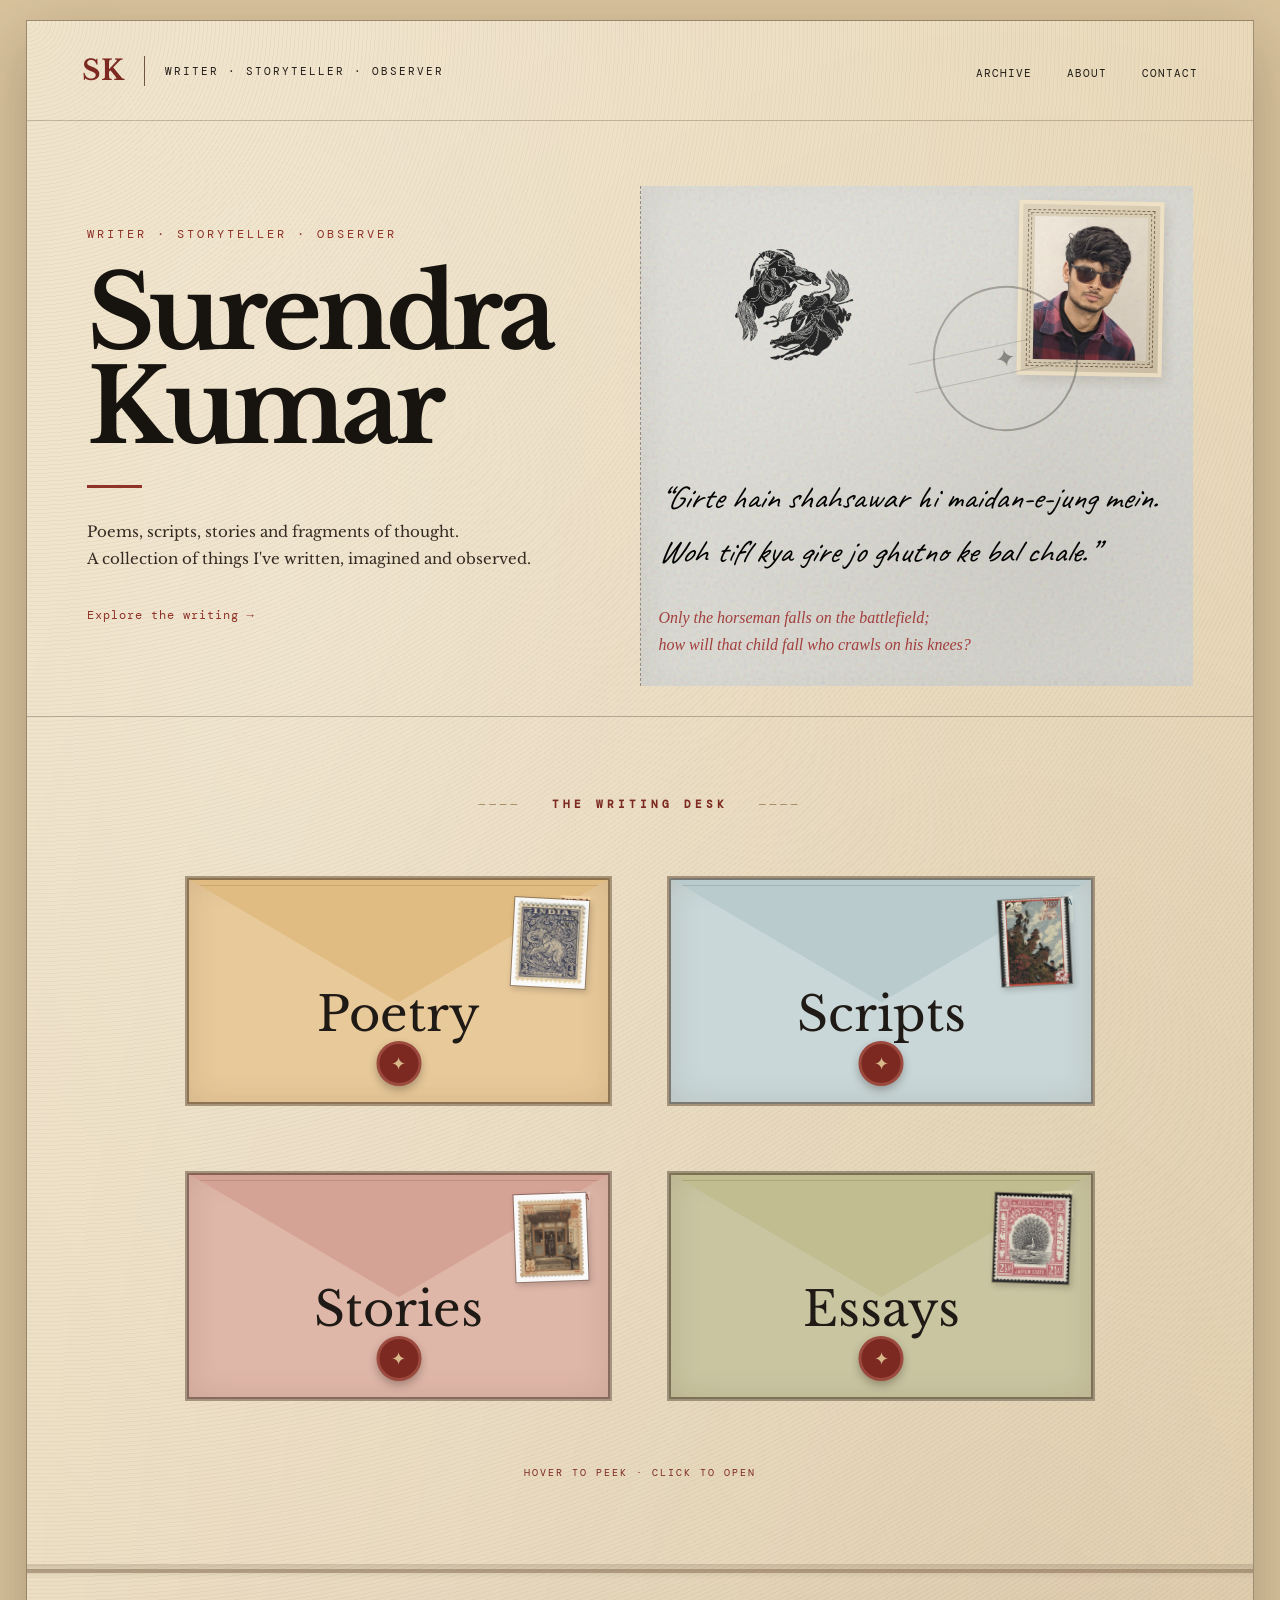
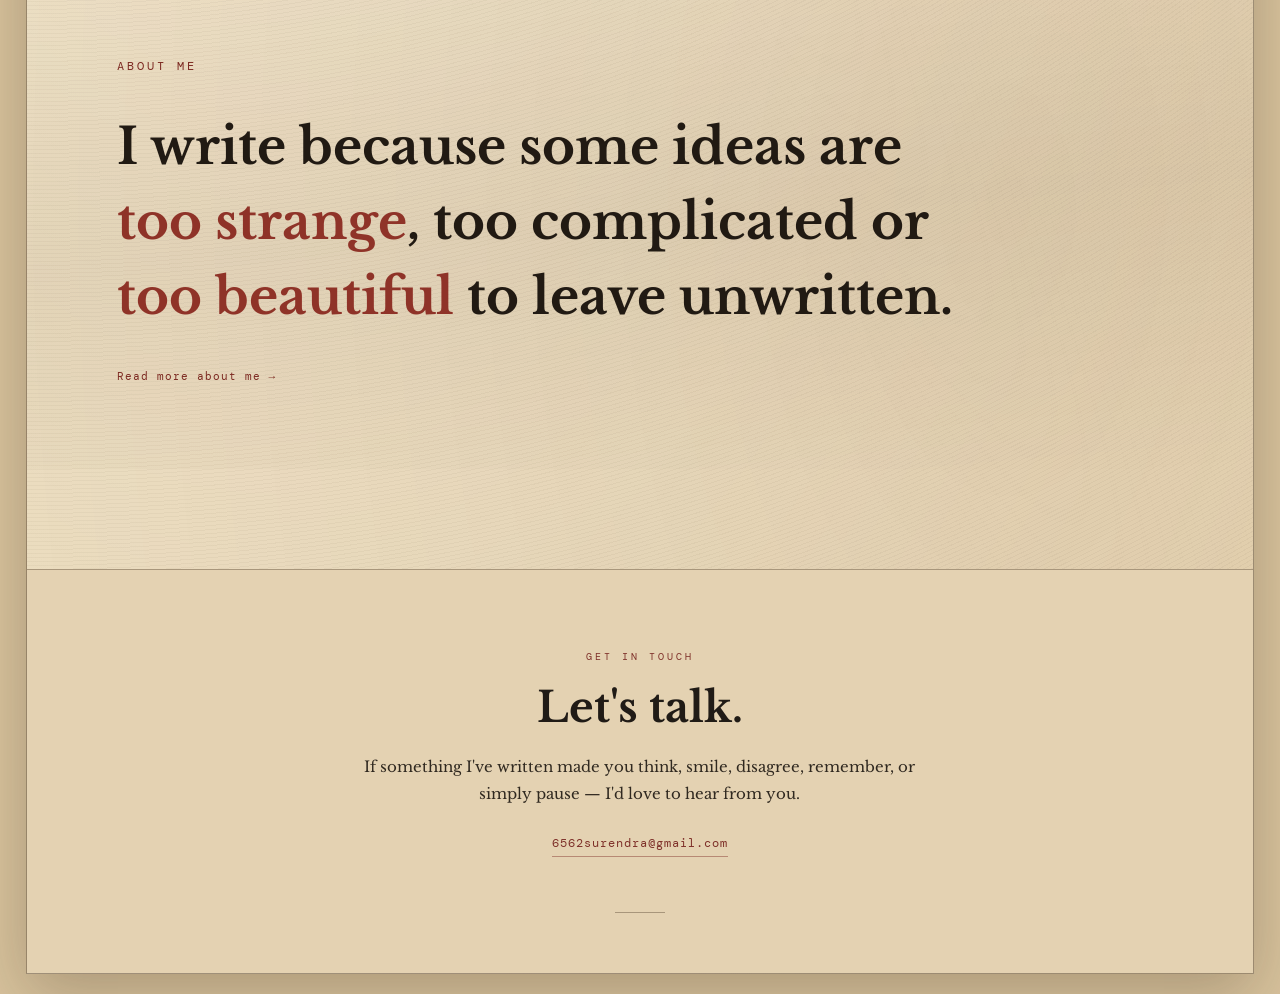
<file: index.html>
<!DOCTYPE html>
<html lang="en">

<head>
    <meta charset="UTF-8">
    <meta name="viewport" content="width=device-width, initial-scale=1.0">

    <title>Surendra Kumar — Writer, Storyteller & Observer</title>
    <meta
    name="description"
    content="The personal writing archive of Surendra Kumar — poems, essays, stories, scripts and observations."
>

<meta
    name="author"
    content="Surendra Kumar"
>
    <link rel="preconnect" href="https://fonts.googleapis.com">

    <link rel="preconnect"
      href="https://fonts.gstatic.com"
      crossorigin>

    <link href="https://fonts.googleapis.com/css2?family=Caveat:wght@500;600&family=DM+Mono:wght@400;500&family=Libre+Baskerville:wght@400;700&display=swap"
      rel="stylesheet">

    <link rel="stylesheet" href="style.css">
   

    
</head>


<body>


    <main class="postcard">


        <!-- =====================================
             NAVIGATION
        ====================================== -->

        <nav>

            <div class="brand">

                <div class="monogram">
                    SK
                </div>

                <div class="brand-line"></div>

                <div class="brand-text">
                    Writer · Storyteller · Observer
                </div>

            </div>


            <ul>

                <li>
                    <a href="#writing">Archive</a>
                </li>

                <li>
                    <a href="#about">About</a>
                </li>

                

                <li>
                    <a href="#contact">Contact</a>
                </li>

            </ul>

        </nav>



        <!-- =====================================
             HERO
        ====================================== -->

        <section class="hero">


            <div class="hero-left">

                <div class="small-heading">
                    Writer · Storyteller · Observer
                </div>

                <h1>
                    Surendra<br>
                    Kumar
                </h1>

                <div class="hero-rule"></div>

                <p class="hero-description">

                    Poems, scripts, stories and fragments
                    of thought.

                    <br>

                    A collection of things I've written,
                    imagined and observed.

                </p>

                <a href="#writing" class="explore">
                    Explore the writing →
                </a>

            </div>



            <!-- RIGHT POSTCARD -->

            <div class="hero-right">


                <!-- EMPTY PHOTO STAMP -->

                <div class="hero-photo">

    <img
        src="images/surendrak.jpeg"
        alt="Surendra Kumar"
    >

    <div class="hero-photo-frame"></div>

</div>

    <div class="horse-photo">

        <img
            src="images/horse.png"
            alt="Horse"
        >

    </div>
                <!-- POSTMARK -->

                <div class="postmark">
                </div>


                <!-- ADDRESS -->

                <div class="hero-quote">

                  <p class="hero-quote-main">
        “Girte hain shahsawar hi maidan-e-jung mein.
        Woh tifl kya gire jo ghutno ke bal chale.”
                   </p>

                  <p class="hero-quote-translation">
        Only the horseman falls on the battlefield;<br>
        how will that child fall who crawls on his knees?
                     </p>

            </div>



        </section>



        <!-- =====================================
             WRITING DESK
        ====================================== -->

        <section class="writing-desk" id="writing">


            <h2 class="section-heading">
                THE WRITING DESK
            </h2>


            <div class="envelopes">

    <!-- POETRY -->

    <div
    class="envelope"
    onclick="window.location.href='poetry.html'"
>

        <div class="envelope-body"></div>

        <div class="envelope-flap"></div>

        <div class="envelope-postmark">
            INDIA<br>
            2026
        </div>

        <img
    src="images/stamp-poetry.jpg"
    alt=""
    class="real-postage-stamp stamp-poetry"
>
        <div class="envelope-title">
            Poetry
        </div>

        <div class="wax-seal">
            ✦
        </div>

    </div>


    <!-- SCRIPTS -->

    <div
    class="envelope"
    onclick="window.location.href='scripts.html'"
>

        <div class="envelope-body"></div>
        
        <div class="envelope-flap"></div>

        <div class="envelope-postmark">
            INDIA<br> 2026
        </div>
<img
    src="images/stamp-scripts.jpg"
    alt=""
    class="real-postage-stamp stamp-scripts"
>
        <div class="envelope-title">
            Scripts
        </div>

        <div class="wax-seal">
            ✦
        </div>

    </div>


    <!-- STORIES -->

    <div
    class="envelope"
    onclick="window.location.href='stories.html'"
>

        <div class="envelope-body"></div>

        <div class="envelope-flap"></div>

        <div class="envelope-postmark">
            INDIA<br>2026
        </div>
<img
    src="images/stamp-stories.jpg"
    alt=""
    class="real-postage-stamp stamp-stories"
>
        <div class="envelope-title">
            Stories
        </div>

        <div class="wax-seal">
            ✦
        </div>

    </div>


    <!-- ESSAYS -->

    <div
    class="envelope"
    onclick="window.location.href='essays.html'"
>

        <div class="envelope-body"></div>

        <div class="envelope-flap"></div>

        <div class="envelope-postmark">
            INDIA<br>
            2026
        </div>
<img
    src="images/stamp-essays.jpg"
    alt=""
    class="real-postage-stamp stamp-essays"
>
        <div class="envelope-title">
            Essays
        </div>

        <div class="wax-seal">
            ✦
        </div>

    </div>

</div>

            <div class="hover-note">
                Hover to peek · Click to open
            </div>

        </section>



        <!-- =====================================
             ABOUT
        ====================================== -->

        <!-- =====================================
             ABOUT
====================================== -->

<section class="about" id="about">


    <div class="about-label">
        ABOUT ME
    </div>


    <div class="about-content">


        <p class="about-quote">

            I write because some ideas are

            <span>too strange</span>,

            too complicated or

            <span>too beautiful</span>

            to leave unwritten.

        </p>


        <a
            href="#about-deck"
            class="about-link"
            onclick="showAboutDeck(event)"
        >
            Read more about me →
        </a>


    </div>

</section>
<!-- =====================================
             ABOUT DECK
====================================== -->

<section
    class="about-deck-section"
    id="about-deck"
>


    <div class="about-deck-heading">

        <div class="about-deck-label">
            A FEW THINGS ABOUT ME
        </div>

    </div>


    <div
        class="about-deck"
        id="aboutDeck"
    >


        <!-- =================================
     CARD 1 — PHOTO
================================== -->

<div
    class="about-card about-card-photo"
    data-card="1"
>

    <div class="about-card-content">

        <div class="about-card-number">
            01
        </div>

        <div class="about-photo">
            <img
                src="images/surendra.jpg"
                alt="Surendra Kumar"
            >
        </div>

        <h2>
            Surendra Kumar
        </h2>

        <p>
            Writer · Storyteller · Observer
        </p>

    </div>

</div>


<!-- =================================
     CARD 2 — THE PERSON
================================== -->

<div
    class="about-card"
    data-card="2"
>

    <div class="about-card-content">

        <div class="about-card-number">
            02
        </div>

        <div class="about-card-label">
            THE PERSON
        </div>

        <h2>
            About Me
        </h2>

        <p>
            You already know my name by now, as it pops
            right in front of your face. So yes! I like to
            write — about anything and everything. Not a
            hard guess.
        </p>

        <p>
            I observe things around me, my thoughts, and
            the little things that catch my attention, and
            I simply write them as they are, through my own
            lens. And I'm happy to share them with you.
        </p>

    </div>

</div>

<!-- =================================
     CARD 3 — VISION
================================== -->

<div
    class="about-card"
    data-card="3"
>

    <div class="about-card-content">

        <div class="about-card-number">
            03
        </div>

        <div class="about-card-label">
            LOOKING AHEAD
        </div>

        <h2>
            Aim & Vision
        </h2>

        <p>
            My aim is simple: to create and write. Not for
            accolades, but because we humans have such
            incredible ideas, and I believe they're worth
            sharing. If something I create inspires even
            one person, I'd say it was worth it.
        </p>

        <p class="about-vision-line">
            And if you keep working with intent...
            money follows, my brothaaa. Money follows.
        </p>

    </div>

</div>

</div>


<button
    class="about-deck-instruction"
    id="openDeckButton"
    type="button"
>
    CLICK TO OPEN THE DECK
</button>


</section>


        <!-- =====================================
             FOOTER
        ====================================== -->

      <!-- =====================================
     FOOTER
====================================== -->

<footer id="contact">

    <div class="contact-inner">

        <div class="contact-label">
            GET IN TOUCH
        </div>

        <h2>
            Let's talk.
        </h2>

        <p>
            If something I've written made you think,
            smile, disagree, remember, or simply pause —
            I'd love to hear from you.
        </p>

        <a
            href="mailto:6562surendra@gmail.com"
            class="contact-email"
        >
            6562surendra@gmail.com
        </a>

        <div class="contact-rule"></div>

    </div>


    <!-- FOOTER LINE -->

    
</footer>


    </main>



    <!-- =========================================
         LETTER MODAL
    ========================================== -->

    <div
        class="letter-modal"
        id="letterModal"
        onclick="closeLetter(event)"
    >

        <article class="letter">

            <button
                class="close-letter"
                onclick="closeLetter()"
            >
                ×
            </button>


            <h2 id="letterTitle">
                Poetry
            </h2>


            <p id="letterContent">

                Your writing will live here.

                <br><br>

                This will eventually become
                the index for all your poems,
                stories or scripts.

            </p>

        </article>

    </div>



    <!-- =========================================
         JAVASCRIPT
    ========================================== -->

    <script>

        


            title.textContent =
                letters[type].title;

            content.textContent =
                letters[type].content;


            modal.classList.add("active");

            document.body.style.overflow = "hidden";
        



        function closeLetter(event) {

            if (
                event &&
                event.target !== event.currentTarget
            ) {
                return;
            }


            const modal =
                document.getElementById("letterModal");


            modal.classList.remove("active");

            document.body.style.overflow = "";
        }


        document.addEventListener(
            "keydown",
            function(event) {

                if (event.key === "Escape") {

                    closeLetter();

                }

            }
        );



       
    </script>
<script>

/* =========================================
   SHOW ABOUT DECK
========================================= */

function showAboutDeck(event) {

    event.preventDefault();

    const deckSection =
        document.getElementById("about-deck");

    deckSection.classList.add("active");

    setTimeout(function () {

        deckSection.scrollIntoView({
            behavior: "smooth",
            block: "start"
        });

    }, 100);

}


/* =========================================
   ABOUT DECK OPEN / CLOSE
========================================= */

const aboutDeck =
    document.getElementById("aboutDeck");

const openDeckButton =
    document.getElementById("openDeckButton");


if (aboutDeck && openDeckButton) {

    openDeckButton.addEventListener(
        "click",
        function () {

            aboutDeck.classList.toggle("open");


            if (
                aboutDeck.classList.contains("open")
            ) {

                openDeckButton.textContent =
                    "CLICK TO CLOSE THE DECK";

            } else {

                openDeckButton.textContent =
                    "CLICK TO OPEN THE DECK";

            }

        }
    );

}

</script>
</body>

</html>
</file>
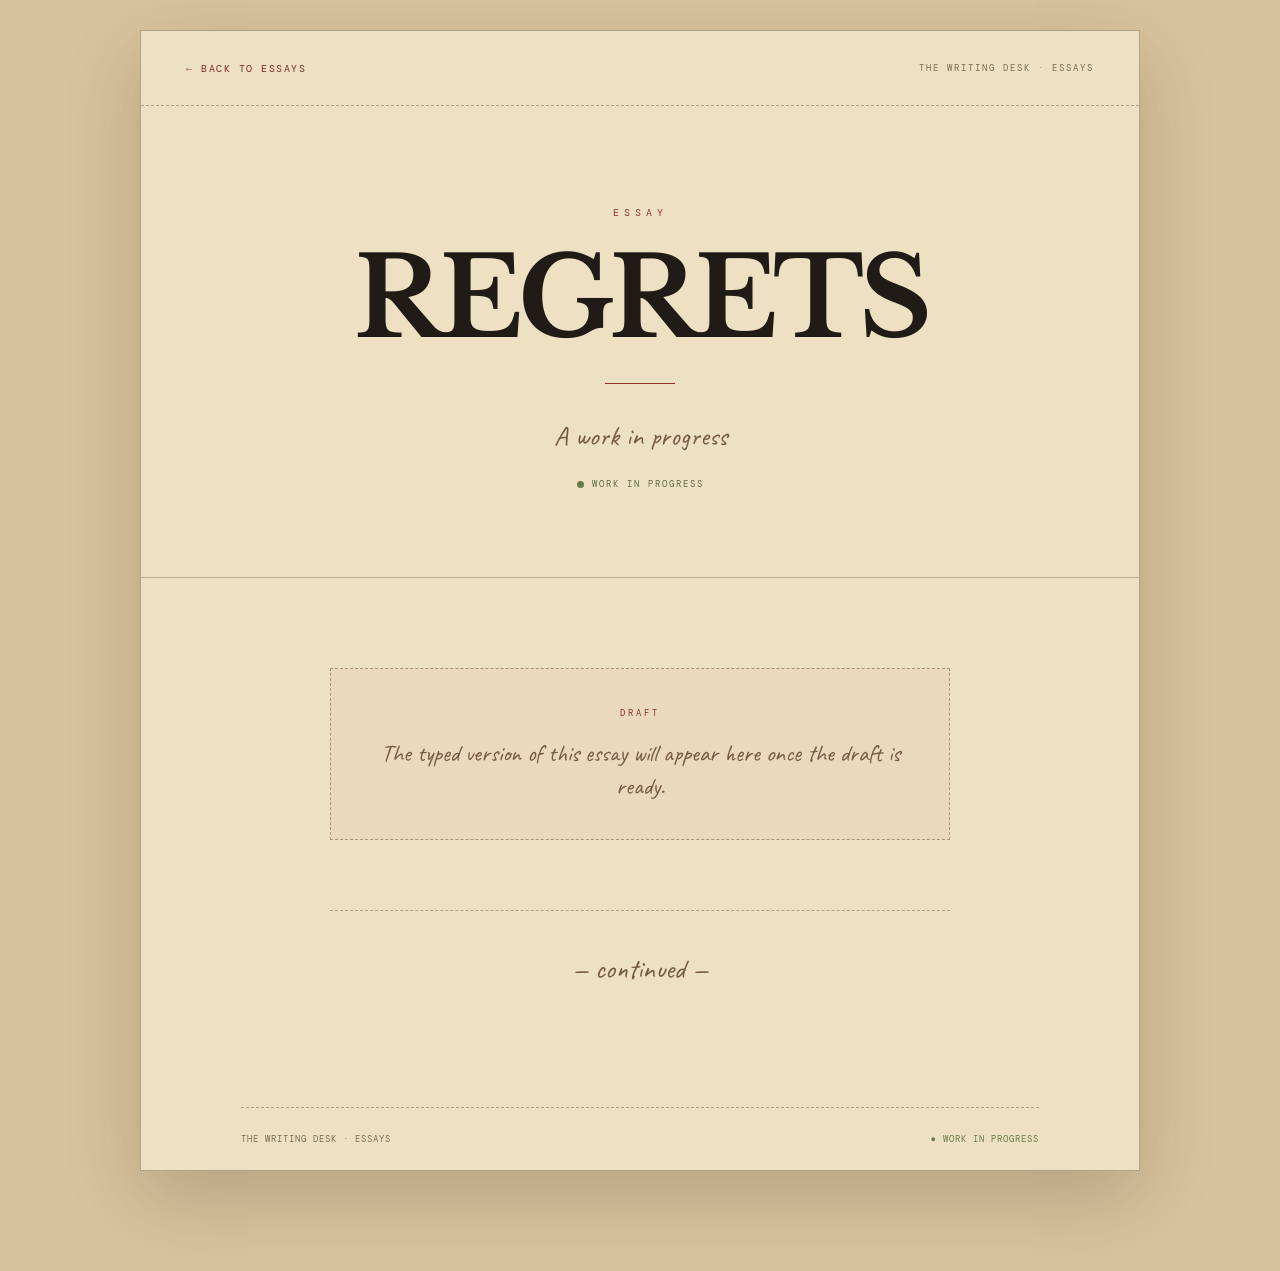
<file: essay-01.html>
<!DOCTYPE html>
<html lang="en">

<head>

    <meta charset="UTF-8">

    <meta name="viewport"
          content="width=device-width, initial-scale=1.0">

    <title>Estimate — Surendra Kumar</title>

    <link rel="preconnect"
          href="https://fonts.googleapis.com">

    <link rel="preconnect"
          href="https://fonts.gstatic.com"
          crossorigin>

    <link href="https://fonts.googleapis.com/css2?family=Caveat:wght@500;600&family=DM+Mono:wght@400;500&family=Libre+Baskerville:wght@400;700&display=swap"
          rel="stylesheet">

    <link rel="stylesheet"
          href="style.css">


    <style>

        /* =========================================
           ESSAY PAGE
        ========================================== */

        .essay-page {

            min-height: 100vh;

            padding:
                30px 25px 100px;

        }


        .essay-paper {

            max-width: 1000px;

            margin: 0 auto;

            position: relative;

            background: #eee0c3;

            border:
                1px solid
                rgba(70,45,20,.35);

            box-shadow:
                0 25px 70px
                rgba(45,30,15,.20);

            overflow: hidden;

        }


        /* =========================================
           HEADER
        ========================================== */

        .essay-header {

            min-height: 75px;

            padding:
                0 45px;

            display: flex;

            align-items: center;

            justify-content: space-between;

            border-bottom:
                1px dashed
                rgba(70,45,20,.35);

        }


        .essay-back {

            font-family:
                "DM Mono",
                monospace;

            font-size: 10px;

            letter-spacing: 1.5px;

            text-transform: uppercase;

            color: #7c2921;

            text-decoration: none;

        }


        .essay-back:hover {

            text-decoration: underline;

        }


        .essay-header-right {

            font-family:
                "DM Mono",
                monospace;

            font-size: 9px;

            letter-spacing: 2px;

            color: #80694c;

            text-transform: uppercase;

        }


        /* =========================================
           TITLE
        ========================================== */

        .essay-title-section {

            padding:
                100px 80px 85px;

            text-align: center;

            border-bottom:
                1px solid
                rgba(70,45,20,.30);

        }


        .essay-category {

            font-family:
                "DM Mono",
                monospace;

            font-size: 10px;

            letter-spacing: 5px;

            color: #8f3328;

            text-transform: uppercase;

            margin-bottom: 30px;

        }


        .essay-title {

            margin: 0;

            font-family:
                "Libre Baskerville",
                serif;

            font-size:
                clamp(60px, 10vw, 110px);

            line-height: .9;

            letter-spacing: -5px;

            color: #201b16;

        }


        .essay-ornament {

            width: 70px;

            height: 1px;

            background:
                #8f3328;

            margin:
                35px auto;

        }


        .essay-subtitle {

            font-family:
                "Caveat",
                cursive;

            font-size: 27px;

            color: #765b3e;

        }


        /* =========================================
           WIP
        ========================================== */

        .essay-wip {

            display: inline-flex;

            align-items: center;

            gap: 8px;

            margin-top: 25px;

            font-family:
                "DM Mono",
                monospace;

            font-size: 9px;

            letter-spacing: 2px;

            color: #5d6848;

            text-transform: uppercase;

        }


        .essay-wip-dot {

            width: 7px;

            height: 7px;

            border-radius: 50%;

            background:
                #687b45;

            animation:
                essay-wip-pulse 2s ease-in-out infinite;

        }


        @keyframes essay-wip-pulse {

            0%,
            100% {

                opacity: .45;

                box-shadow:
                    0 0 0 0
                    rgba(104,123,69,.30);

            }

            50% {

                opacity: 1;

                box-shadow:
                    0 0 0 5px
                    rgba(104,123,69,0);

            }

        }


        /* =========================================
           READING AREA
        ========================================== */

        .essay-reading {

            max-width: 700px;

            margin: 0 auto;

            padding:
                90px 40px 110px;

        }


        .essay-content {

            font-family:
                "Libre Baskerville",
                serif;

            font-size: 17px;

            line-height: 2;

            color: #30271f;

        }


        .essay-content p {

            margin:
                0 0 30px;

        }


        /* =========================================
           DRAFT NOTICE
        ========================================== */

        .essay-draft-notice {

            padding:
                35px;

            margin-bottom:
                50px;

            border:
                1px dashed
                rgba(70,45,20,.40);

            background:
                rgba(124,41,33,.035);

            text-align: center;

        }


        .essay-draft-label {

            font-family:
                "DM Mono",
                monospace;

            font-size: 9px;

            letter-spacing: 3px;

            color: #8f3328;

            text-transform: uppercase;

            margin-bottom: 15px;

        }


        .essay-draft-notice p {

            margin: 0;

            font-family:
                "Caveat",
                cursive;

            font-size: 24px;

            line-height: 1.4;

            color: #765b3e;

        }


        /* =========================================
           CONTINUATION
        ========================================== */

        .essay-continuation {

            margin-top: 70px;

            padding-top: 30px;

            border-top:
                1px dashed
                rgba(70,45,20,.35);

            text-align: center;

            font-family:
                "Caveat",
                cursive;

            font-size: 28px;

            color: #765b3e;

        }


        /* =========================================
           FOOTER
        ========================================== */

        .essay-footer {

            margin:
                0 100px;

            padding:
                25px 0;

            border-top:
                1px dashed
                rgba(70,45,20,.35);

            display: flex;

            justify-content:
                space-between;

            font-family:
                "DM Mono",
                monospace;

            font-size: 9px;

            letter-spacing: 1px;

            color: #80694c;

            text-transform: uppercase;

        }


        .essay-footer-status {

            color: #687b45;

        }


        /* =========================================
           MOBILE
        ========================================== */

        @media(max-width:700px) {

            .essay-page {

                padding:
                    0 10px 50px;

            }


            .essay-header {

                padding:
                    0 20px;

            }


            .essay-header-right {

                display: none;

            }


            .essay-title-section {

                padding:
                    75px 25px 65px;

            }


            .essay-title {

                font-size: 62px;

                letter-spacing: -3px;

            }


            .essay-reading {

                padding:
                    60px 25px 80px;

            }


            .essay-content {

                font-size: 16px;

                line-height: 1.9;

            }


            .essay-footer {

                margin:
                    0 25px;

                flex-direction: column;

                gap: 10px;

            }

        }

    </style>

</head>


<body>


<main class="essay-page">


    <section class="essay-paper">


        <!-- =====================================
             HEADER
        ====================================== -->

        <header class="essay-header">


            <a
                href="essays.html"
                class="essay-back"
            >
                ← Back to essays
            </a>


            <div class="essay-header-right">
                The Writing Desk · Essays
            </div>


        </header>



        <!-- =====================================
             TITLE
        ====================================== -->

        <section class="essay-title-section">


            <div class="essay-category">
                Essay
            </div>


            <h1 class="essay-title">
                REGRETS
            </h1>


            <div class="essay-ornament"></div>


            <div class="essay-subtitle">
                A work in progress
            </div>


            <div class="essay-wip">

                <span class="essay-wip-dot"></span>

                Work in progress

            </div>


        </section>



        <!-- =====================================
             READING AREA
        ====================================== -->

        <article class="essay-reading">


            <div class="essay-content">


                <div class="essay-draft-notice">


                    <div class="essay-draft-label">
                        Draft
                    </div>


                    <p>
                        The typed version of this essay
                        will appear here once the draft
                        is ready.
                    </p>


                </div>


                <!--
                    THE FINAL ESSAY TEXT WILL GO HERE.

                    Do not add the handwritten draft yet.

                    Once the typed version is provided,
                    we will correct the language and
                    place the final text here.
                -->


                <div class="essay-continuation">
                    — continued —
                </div>


            </div>


        </article>



        <!-- =====================================
             FOOTER
        ====================================== -->

        <footer class="essay-footer">


            <span>
                The Writing Desk · Essays
            </span>


            <span class="essay-footer-status">

                ● Work in progress

            </span>


        </footer>


    </section>


</main>


</body>

</html>
</file>
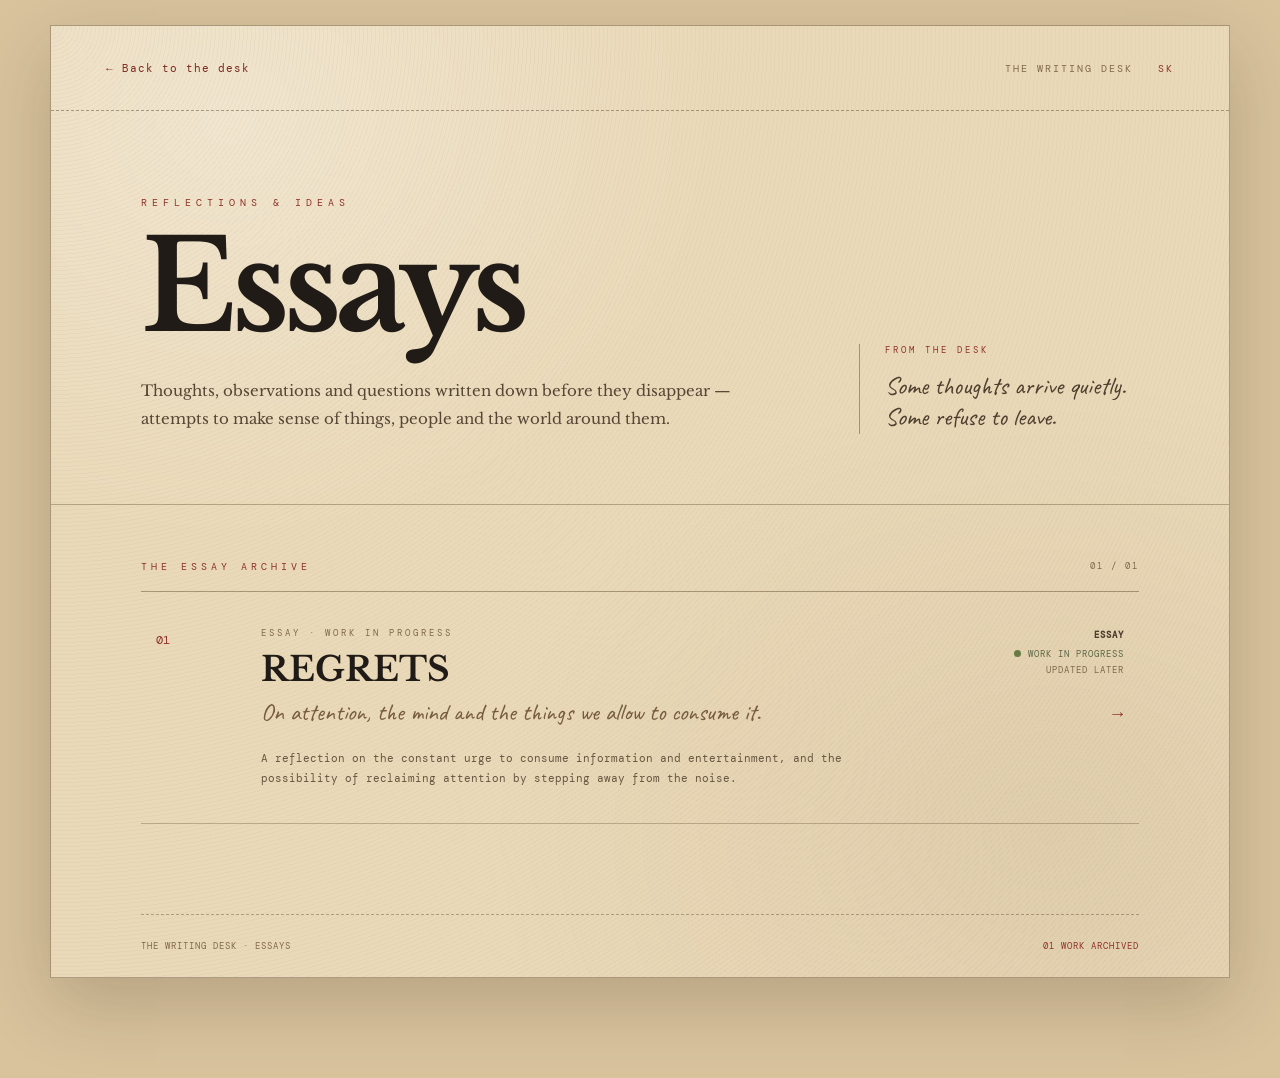
<file: essays.html>
<!DOCTYPE html>
<html lang="en">

<head>

    <meta charset="UTF-8">

    <meta name="viewport"
          content="width=device-width, initial-scale=1.0">

    <title>Essays — Surendra Kumar</title>

    <link rel="preconnect"
          href="https://fonts.googleapis.com">

    <link rel="preconnect"
          href="https://fonts.gstatic.com"
          crossorigin>

    <link href="https://fonts.googleapis.com/css2?family=Caveat:wght@500;600&family=DM+Mono:wght@400;500&family=Libre+Baskerville:wght@400;700&display=swap"
          rel="stylesheet">

    <link rel="stylesheet"
          href="style.css">


    <style>

        /* =========================================
           ESSAYS PAGE
        ========================================== */

        .essays-page {

            min-height: 100vh;

            padding:
                25px 25px 100px;

        }


        .essays-paper {

            max-width: 1180px;

            min-height:
                calc(100vh - 50px);

            margin: 0 auto;

            position: relative;

            background:

                radial-gradient(
                    ellipse at 15% 10%,
                    rgba(255,255,255,.32),
                    transparent 35%
                ),

                radial-gradient(
                    ellipse at 85% 85%,
                    rgba(100,60,20,.08),
                    transparent 40%
                ),

                #ead9b8;

            border:
                1px solid
                rgba(70,45,20,.38);

            box-shadow:
                0 25px 70px
                rgba(45,30,15,.20);

            overflow: hidden;

        }


        /* =========================================
           PAPER TEXTURE
        ========================================== */

        .essays-paper::before {

            content: "";

            position: absolute;

            inset: 0;

            pointer-events: none;

            opacity: .20;

            background-image:

                repeating-radial-gradient(
                    circle at 0 0,

                    rgba(60,40,20,.15) 0,

                    rgba(60,40,20,.15) 1px,

                    transparent 1px,

                    transparent 4px
                );

            mix-blend-mode: multiply;

        }


        /* =========================================
           HEADER
        ========================================== */

        .essays-header {

            position: relative;

            z-index: 2;

            min-height: 75px;

            padding:
                0 45px;

            display: flex;

            align-items: center;

            justify-content: space-between;

            border-bottom:
                1px dashed
                rgba(70,45,20,.35);

        }


        .essays-back {

            font-family:
                "DM Mono",
                monospace;

            font-size: 10px;

            letter-spacing: 1.5px;

            text-transform: uppercase;

            color: #7c2921;

            text-decoration: none;

        }


        .essays-back:hover {

            text-decoration: underline;

        }


        .essays-header-right {

            font-family:
                "DM Mono",
                monospace;

            font-size: 9px;

            letter-spacing: 2px;

            color: #80694c;

            text-transform: uppercase;

        }


        /* =========================================
           INTRO
        ========================================== */

        .essays-intro {

            position: relative;

            z-index: 2;

            padding:
                85px 90px 70px;

            display: grid;

            grid-template-columns:
                1fr 280px;

            gap: 80px;

            border-bottom:
                1px solid
                rgba(70,45,20,.32);

        }


        .essays-label {

            font-family:
                "DM Mono",
                monospace;

            font-size: 10px;

            letter-spacing: 5px;

            color: #8f3328;

            text-transform: uppercase;

            margin-bottom: 25px;

        }


        .essays-intro h1 {

            margin: 0;

            font-family:
                "Libre Baskerville",
                serif;

            font-size:
                clamp(70px, 10vw, 125px);

            line-height: .86;

            letter-spacing: -6px;

            color: #201b16;

        }


        .essays-description {

            margin-top: 35px;

            max-width: 650px;

            font-family:
                "Libre Baskerville",
                serif;

            font-size: 15px;

            line-height: 1.9;

            color: #554635;

        }


        /* =========================================
           SIDE NOTE
        ========================================== */

        .essays-note {

            align-self: end;

            padding-left: 25px;

            border-left:
                1px solid
                rgba(124,41,33,.45);

        }


        .essays-note-label {

            font-family:
                "DM Mono",
                monospace;

            font-size: 9px;

            letter-spacing: 3px;

            color: #8f3328;

            text-transform: uppercase;

            margin-bottom: 15px;

        }


        .essays-note p {

            margin: 0;

            font-family:
                "Caveat",
                cursive;

            font-size: 25px;

            line-height: 1.25;

            color: #4e4030;

        }


        /* =========================================
           ESSAY ARCHIVE
        ========================================== */

        .essays-catalogue {

            position: relative;

            z-index: 2;

            padding:
                55px 90px 90px;

        }


        .essays-catalogue-header {

            display: flex;

            align-items: center;

            justify-content: space-between;

            margin-bottom: 18px;

        }


        .essays-catalogue-title {

            font-family:
                "DM Mono",
                monospace;

            font-size: 10px;

            letter-spacing: 4px;

            color: #8f3328;

            text-transform: uppercase;

        }


        .essays-count {

            font-family:
                "DM Mono",
                monospace;

            font-size: 9px;

            letter-spacing: 2px;

            color: #80694c;

        }


        .essays-rule {

            height: 1px;

            background:
                rgba(70,45,20,.4);

        }


        /* =========================================
           ESSAY ENTRY
        ========================================== */

        .essay-entry {

            display: grid;

            grid-template-columns:
                75px 1fr 150px;

            gap: 30px;

            align-items: center;

            min-height: 220px;

            padding:
                35px 15px;

            border-bottom:
                1px solid
                rgba(70,45,20,.28);

            color: #201b16;

            text-decoration: none;

            transition:
                padding .4s ease,
                background .4s ease;

        }


        .essay-entry:hover {

            padding-left: 30px;

            padding-right: 30px;

            background:
                rgba(124,41,33,.055);

        }


        /* =========================================
           INDEX
        ========================================== */

        .essay-index {

            align-self: start;

            padding-top: 5px;

            font-family:
                "DM Mono",
                monospace;

            font-size: 12px;

            color: #8f3328;

        }


        /* =========================================
           ESSAY INFORMATION
        ========================================== */

        .essay-small-label {

            font-family:
                "DM Mono",
                monospace;

            font-size: 9px;

            letter-spacing: 3px;

            color: #80694c;

            text-transform: uppercase;

            margin-bottom: 12px;

        }


        .essay-name {

            font-family:
                "Libre Baskerville",
                serif;

            font-size: 34px;

            line-height: 1.1;

            font-weight: 700;

            color: #201b16;

        }


        .essay-subtitle {

            margin-top: 9px;

            font-family:
                "Caveat",
                cursive;

            font-size: 24px;

            color: #765b3e;

        }


        .essay-description {

            max-width: 650px;

            margin-top: 22px;

            font-family:
                "DM Mono",
                monospace;

            font-size: 11px;

            line-height: 1.8;

            color: #665641;

        }


        /* =========================================
           STATUS
        ========================================== */

        .essay-status {

            align-self: start;

            text-align: right;

            font-family:
                "DM Mono",
                monospace;

            font-size: 9px;

            line-height: 1.8;

            letter-spacing: 1px;

            color: #80694c;

            text-transform: uppercase;

        }


        .essay-status strong {

            display: block;

            color: #4c3d2d;

            margin-bottom: 3px;

        }


        /* =========================================
           WIP
        ========================================== */

        .essay-wip {

            display: inline-flex;

            align-items: center;

            gap: 7px;

            color: #5d6848;

        }


        .essay-wip-dot {

            width: 7px;

            height: 7px;

            display: inline-block;

            border-radius: 50%;

            background:
                #687b45;

            animation:
                essay-wip-pulse 2s ease-in-out infinite;

        }


        @keyframes essay-wip-pulse {

            0%,
            100% {

                opacity: .45;

                box-shadow:
                    0 0 0 0
                    rgba(104,123,69,.35);

            }

            50% {

                opacity: 1;

                box-shadow:
                    0 0 0 5px
                    rgba(104,123,69,0);

            }

        }


        /* =========================================
           ARROW
        ========================================== */

        .essay-arrow {

            display: inline-block;

            margin-top: 18px;

            font-size: 18px;

            color: #8f3328;

            transition:
                transform .35s ease;

        }


        .essay-entry:hover .essay-arrow {

            transform:
                translateX(8px);

        }


        /* =========================================
           FOOTER
        ========================================== */

        .essays-footer {

            position: relative;

            z-index: 2;

            margin:
                0 90px;

            padding:
                25px 0;

            border-top:
                1px dashed
                rgba(70,45,20,.35);

            display: flex;

            justify-content:
                space-between;

            font-family:
                "DM Mono",
                monospace;

            font-size: 9px;

            letter-spacing: 1px;

            color: #80694c;

            text-transform: uppercase;

        }


        .essays-footer-mark {

            color: #8f3328;

        }


        /* =========================================
           MOBILE
        ========================================== */

        @media(max-width:750px) {

            .essays-page {

                padding:
                    0 10px 50px;

            }


            .essays-paper {

                min-height: 100vh;

            }


            .essays-header {

                padding:
                    0 20px;

            }


            .essays-header-right {

                display: none;

            }


            .essays-intro {

                padding:
                    60px 25px 50px;

                display: block;

            }


            .essays-intro h1 {

                font-size: 70px;

                letter-spacing: -4px;

            }


            .essays-description {

                font-size: 14px;

            }


            .essays-note {

                margin-top: 45px;

            }


            .essays-catalogue {

                padding:
                    45px 25px 70px;

            }


            .essay-entry {

                grid-template-columns:
                    45px 1fr;

                gap: 15px;

                min-height: auto;

                padding:
                    30px 5px;

            }


            .essay-entry:hover {

                padding-left: 10px;

                padding-right: 10px;

            }


            .essay-name {

                font-size: 27px;

            }


            .essay-description {

                font-size: 10px;

            }


            .essay-status {

                grid-column: 2;

                text-align: left;

            }


            .essay-arrow {

                margin-left: 8px;

                margin-top: 0;

            }


            .essays-footer {

                margin:
                    0 25px;

                flex-direction: column;

                gap: 10px;

            }

        }
/* =========================================
   UNIVERSAL ARCHIVE HEADER
========================================= */

.archive-header {

    padding: 35px 55px;

    border-bottom:
        1px dashed
        rgba(60, 40, 20, .4);

    display: flex;

    justify-content: space-between;

    align-items: center;

    position: relative;

    z-index: 2;

}


.archive-back {

    color: #7c2921;

    text-decoration: none;

    font-family:
        "DM Mono",
        monospace;

    font-size: 11px;

    letter-spacing: 1px;

    transition:
        opacity .25s ease,
        transform .25s ease;

}


.archive-back:hover {

    opacity: .7;

    transform:
        translateX(-3px);

}


.archive-header-right {

    display: flex;

    align-items: center;

    gap: 25px;

    font-family:
        "DM Mono",
        monospace;

    font-size: 10px;

    letter-spacing: 2px;

    text-transform: uppercase;

    color: #80694c;

}


.archive-stamp {

    color: #8f3328;

    letter-spacing: 2px;

}
    </style>

</head>


<body>


<main class="essays-page">


    <section class="essays-paper">


        <!-- =====================================
             HEADER
        ====================================== -->

        <!-- =====================================
     HEADER
====================================== -->

<header class="archive-header">

    <a
        href="index.html"
        class="archive-back"
    >
        ← Back to the desk
    </a>

    <div class="archive-header-right">

        <span>
            The Writing Desk
        </span>

        <span class="archive-stamp">
            SK
        </span>

    </div>

</header>



        <!-- =====================================
             INTRO
        ====================================== -->

        <section class="essays-intro">


            <div>

                <div class="essays-label">
                    Reflections & Ideas
                </div>


                <h1>
                    Essays
                </h1>


                <p class="essays-description">

                    Thoughts, observations and questions
                    written down before they disappear —
                    attempts to make sense of things,
                    people and the world around them.

                </p>

            </div>


            <aside class="essays-note">

                <div class="essays-note-label">
                    From the desk
                </div>


                <p>

                    Some thoughts arrive
                    quietly.

                    Some refuse to leave.

                </p>

            </aside>


        </section>



        <!-- =====================================
             ARCHIVE
        ====================================== -->

        <section class="essays-catalogue">


            <div class="essays-catalogue-header">


                <div class="essays-catalogue-title">
                    The Essay Archive
                </div>


                <div class="essays-count">
                    01 / 01
                </div>


            </div>


            <div class="essays-rule"></div>



            <!-- =================================
                 ESSAY 01 — ESTIMATE
            ================================== -->

            <a
                href="essay-01.html"
                class="essay-entry"
            >


                <div class="essay-index">
                    01
                </div>


                <div>


                    <div class="essay-small-label">
                        Essay · Work in Progress
                    </div>


                    <div class="essay-name">
                        REGRETS
                    </div>


                    <div class="essay-subtitle">
                        On attention, the mind and the
                        things we allow to consume it.
                    </div>


                    <div class="essay-description">

                        A reflection on the constant urge
                        to consume information and
                        entertainment, and the possibility
                        of reclaiming attention by stepping
                        away from the noise.

                    </div>


                </div>


                <div class="essay-status">


                    <strong>
                        Essay
                    </strong>


                    <span class="essay-wip">

                        <span class="essay-wip-dot"></span>

                        Work in progress

                    </span>


                    <br>

                    Updated later


                    <br>


                    <span class="essay-arrow">
                        →
                    </span>


                </div>


            </a>


        </section>



        <!-- =====================================
             FOOTER
        ====================================== -->

        <footer class="essays-footer">


            <span>
                The Writing Desk · Essays
            </span>


            <span class="essays-footer-mark">
                01 work archived
            </span>


        </footer>


    </section>


</main>


</body>

</html>
</file>
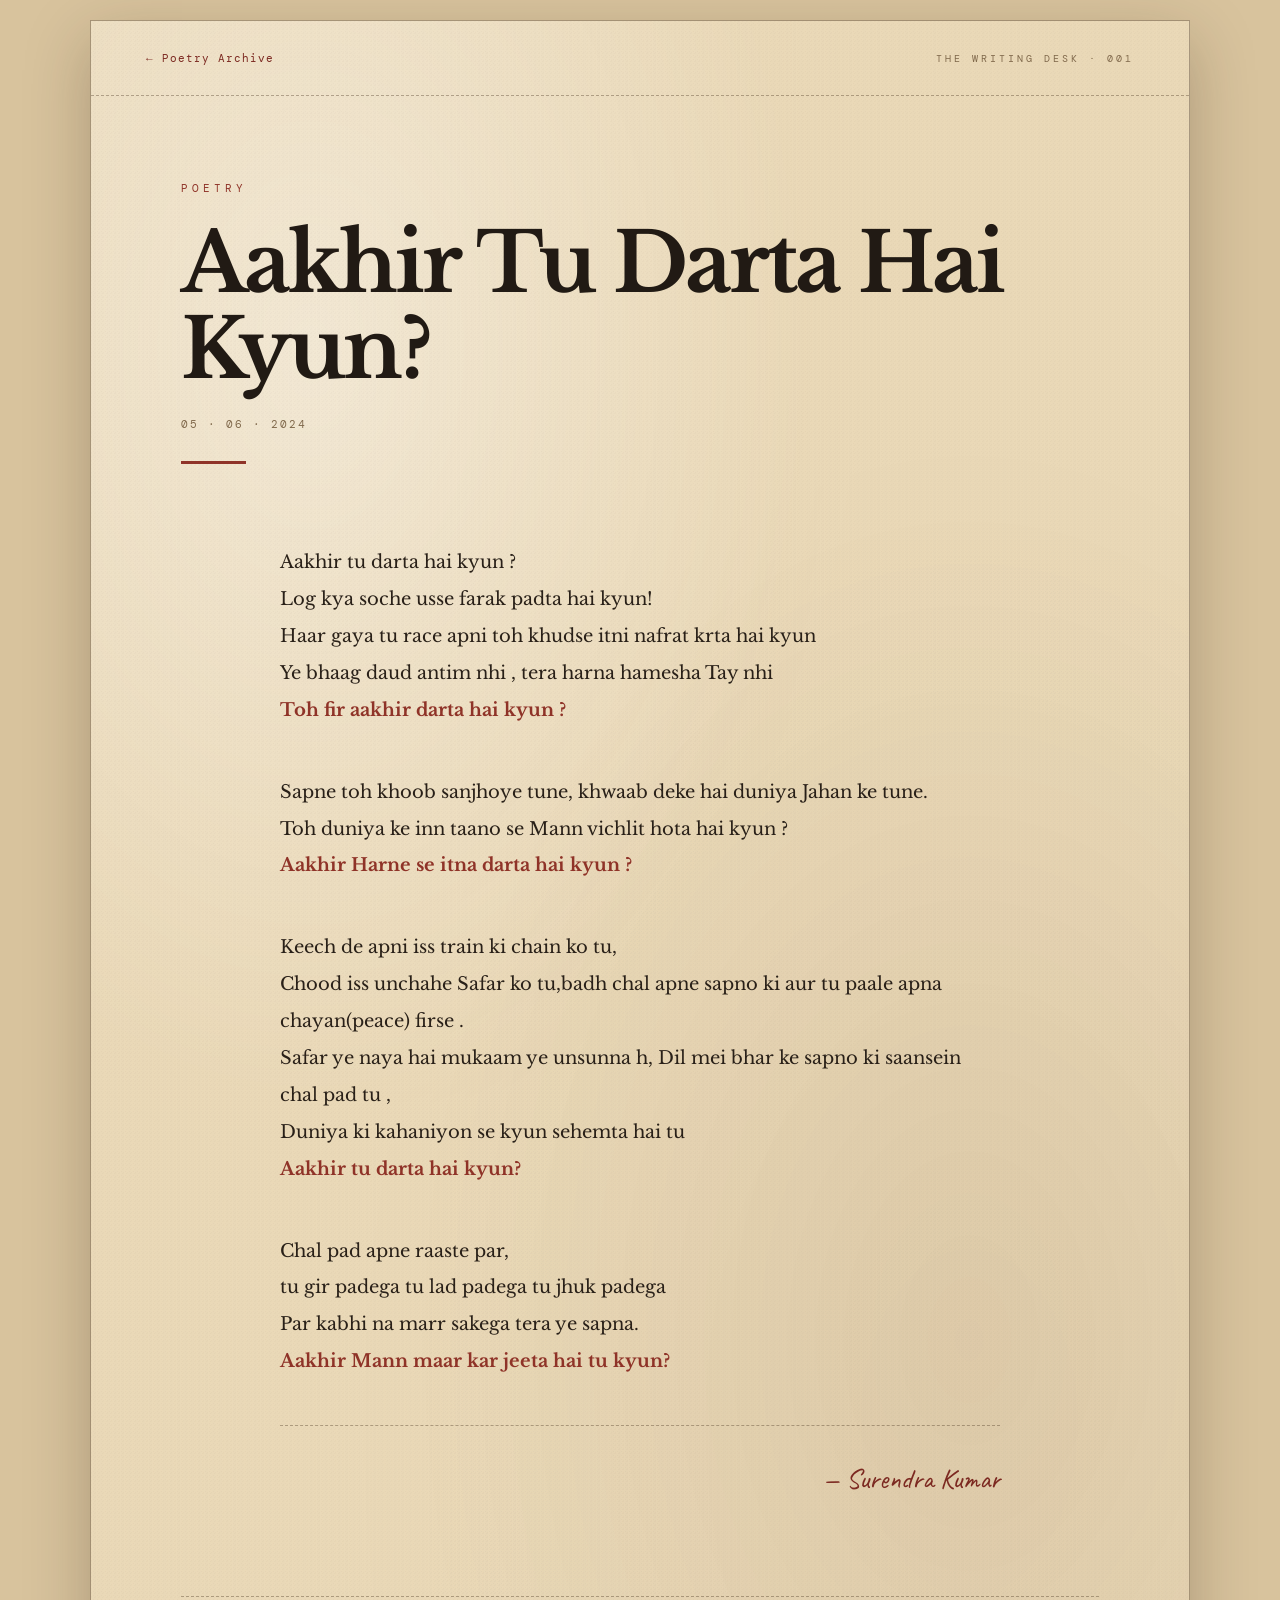
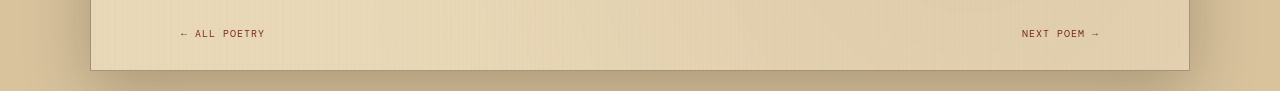
<file: poem-01.html>
<!DOCTYPE html>
<html lang="en">

<head>

    <meta charset="UTF-8">

    <meta name="viewport"
          content="width=device-width, initial-scale=1.0">

    <title>Aakhir Tu Darta Hai Kyun? — Surendra Kumar</title>


    <!-- Fonts -->

    <link rel="preconnect"
          href="https://fonts.googleapis.com">

    <link rel="preconnect"
          href="https://fonts.gstatic.com"
          crossorigin>

    <link href="https://fonts.googleapis.com/css2?family=Caveat:wght@500;600&family=DM+Mono:wght@400;500&family=Libre+Baskerville:wght@400;700&display=swap"
          rel="stylesheet">


    <style>

        * {
            margin: 0;
            padding: 0;
            box-sizing: border-box;
        }


        html {
            scroll-behavior: smooth;
        }


        body {

            background: #d8c39d;

            color: #211a14;

            padding: 20px;

        }


        /* =====================================
           PAPER
        ===================================== */

        .paper {

            position: relative;

            max-width: 1100px;

            margin: auto;

            min-height: calc(100vh - 40px);

            background:

                radial-gradient(
                    ellipse at 20% 20%,
                    rgba(255,255,255,.4),
                    transparent 40%
                ),

                radial-gradient(
                    ellipse at 80% 80%,
                    rgba(100,60,20,.08),
                    transparent 45%
                ),

                #ead9b8;

            border:
                1px solid
                rgba(60,40,20,.4);

            box-shadow:
                0 20px 60px
                rgba(40,25,10,.25);

            overflow: hidden;

        }


        /* =====================================
   PAPER TEXTURE
===================================== */

.paper::before {

    content: "";

    position: absolute;

    inset: 0;

    pointer-events: none;

    opacity: .18;

    background-image:

        /* Fine paper grain */

        repeating-radial-gradient(
            circle at 0 0,
            rgba(70, 45, 20, .12) 0,
            rgba(70, 45, 20, .12) .6px,
            transparent .8px,
            transparent 3px
        ),

        /* Larger paper variation */

        radial-gradient(
            ellipse at 20% 15%,
            rgba(255,255,255,.35),
            transparent 45%
        ),

        radial-gradient(
            ellipse at 80% 85%,
            rgba(90,60,30,.08),
            transparent 50%
        );

    background-size:
        4px 4px,
        100% 100%,
        100% 100%;

    mix-blend-mode: multiply;

} 
.paper::after {

    content: "";

    position: absolute;

    inset: 0;

    pointer-events: none;

    opacity: .08;

    background-image:
        linear-gradient(
            90deg,
            transparent 0%,
            rgba(80,50,20,.08) 50%,
            transparent 100%
        );

    background-size:
        7px 100%;

    mix-blend-mode: multiply;

}
.paper-inner-border {

    position: absolute;

    inset: 14px;

    border:
        1px solid
        rgba(60,40,20,.16);

    pointer-events: none;

    z-index: 1;

}

        /* =====================================
           HEADER
        ===================================== */

        header {

            position: relative;

            z-index: 2;

            padding: 30px 55px;

            display: flex;

            justify-content: space-between;

            align-items: center;

            border-bottom:
                1px dashed
                rgba(60,40,20,.35);

        }


        .back {

            color: #7c2921;

            text-decoration: none;

            font-family:
                "DM Mono",
                monospace;

            font-size: 11px;

            letter-spacing: 1px;

        }


        .back:hover {
            text-decoration: underline;
        }


        .archive-label {

            font-family:
                "DM Mono",
                monospace;

            font-size: 10px;

            letter-spacing: 3px;

            text-transform: uppercase;

            color: #80694c;

        }


        /* =====================================
           POEM HEADER
        ===================================== */

        .poem-header {

            position: relative;

            z-index: 2;

            padding:
                85px 90px 55px;

        }


        .category {

            font-family:
                "DM Mono",
                monospace;

            font-size: 11px;

            letter-spacing: 4px;

            color: #8f3328;

            text-transform: uppercase;

            margin-bottom: 25px;

        }


        h1 {

            font-family:
                "Libre Baskerville",
                serif;

            font-size:
                clamp(48px, 7vw, 82px);

            line-height: 1.05;

            letter-spacing: -3px;

            max-width: 850px;

            margin-bottom: 25px;

        }


        .date {

            font-family:
                "DM Mono",
                monospace;

            font-size: 11px;

            color: #80694c;

            letter-spacing: 2px;

        }


        .header-line {

            width: 65px;

            height: 3px;

            background: #8f3328;

            margin-top: 30px;

        }


        /* =====================================
           POEM
        ===================================== */

        .poem-container {

            position: relative;

            z-index: 2;

            padding:
                25px 90px 100px;

        }


        .poem {

            max-width: 720px;

            margin: auto;

            font-family:
                "Libre Baskerville",
                serif;

            font-size: 18px;

            line-height: 2.05;

            color: #292018;

        }


        .stanza {

            margin-bottom: 45px;

        }


        .poem-line {

            display: block;

        }


        /* EMPHASIS */

        .poem-line:last-child {

            color: #8f3328;

            font-weight: 700;

        }


        /* =====================================
           SIGNATURE
        ===================================== */

        .signature {

            max-width: 720px;

            margin:
                30px auto 0;

            padding-top: 35px;

            border-top:
                1px dashed
                rgba(60,40,20,.35);

            text-align: right;

            font-family:
                "Caveat",
                cursive;

            font-size: 28px;

            color: #7c2921;

        }


        /* =====================================
           BOTTOM NAVIGATION
        ===================================== */

        .poem-navigation {

            position: relative;

            z-index: 2;

            margin:
                0 90px;

            padding:
                30px 0;

            border-top:
                1px dashed
                rgba(60,40,20,.35);

            display: flex;

            justify-content:
                space-between;

        }


        .nav-link {

            color: #7c2921;

            text-decoration: none;

            font-family:
                "DM Mono",
                monospace;

            font-size: 10px;

            letter-spacing: 1px;

            text-transform: uppercase;

            transition:
                transform .3s ease;

        }


        .nav-link:hover {

            transform:
                translateX(5px);

        }


        .nav-link.previous:hover {

            transform:
                translateX(-5px);

        }


        /* =====================================
           MOBILE
        ===================================== */

        @media(max-width:700px) {

            body {
                padding: 0;
            }


            .paper {
                min-height: 100vh;
            }


            header {

                padding:
                    25px;

            }


            .archive-label {
                display: none;
            }


            .poem-header {

                padding:
                    60px 30px 40px;

            }


            h1 {

                font-size: 48px;

                letter-spacing: -2px;

            }


            .poem-container {

                padding:
                    20px 30px 70px;

            }


            .poem {

                font-size: 16px;

                line-height: 1.9;

            }


            .stanza {

                margin-bottom: 35px;

            }


            .poem-navigation {

                margin:
                    0 30px;

            }

        }

    </style>

</head>


<body>

<div class="reading-progress">
    <div class="reading-progress-bar"></div>
</div>
<div class="paper">


    <!-- HEADER -->

    <header>

        <a
            href="poetry.html"
            class="back"
        >
            ← Poetry Archive
        </a>


        <div class="archive-label">
            The Writing Desk · 001
        </div>

    </header>



    <!-- POEM TITLE -->

    <section class="poem-header">

        <div class="category">
            Poetry
        </div>


        <h1>
            Aakhir Tu Darta Hai Kyun?
        </h1>


        <div class="date">
            05 · 06 · 2024
        </div>


        <div class="header-line"></div>

    </section>



    <!-- POEM -->

    <main class="poem-container">


        <article class="poem">


            <div class="stanza">

                <span class="poem-line">
                    Aakhir tu darta hai kyun ?
                </span>

                <span class="poem-line">
                    Log kya soche usse farak padta hai kyun!
                </span>

                <span class="poem-line">
                    Haar gaya tu race apni toh khudse itni nafrat krta hai kyun
                </span>

                <span class="poem-line">
                    Ye bhaag daud antim nhi , tera harna hamesha Tay nhi
                </span>

                <span class="poem-line">
                    Toh fir aakhir darta hai kyun ?
                </span>

            </div>



            <div class="stanza">

                <span class="poem-line">
                    Sapne toh khoob sanjhoye tune, khwaab deke hai duniya Jahan ke tune.
                </span>

                <span class="poem-line">
                    Toh duniya ke inn taano se Mann vichlit hota hai kyun ?
                </span>

                <span class="poem-line">
                    Aakhir Harne se itna darta hai kyun ?
                </span>

            </div>



            <div class="stanza">

                <span class="poem-line">
                    Keech de apni iss train ki chain ko tu,
                </span>

                <span class="poem-line">
                    Chood iss unchahe Safar ko tu,badh chal apne sapno ki aur tu paale apna chayan(peace) firse .
                </span>

                <span class="poem-line">
                    Safar ye naya hai mukaam ye unsunna h, Dil mei bhar ke sapno ki saansein chal pad tu ,
                </span>

                <span class="poem-line">
                    Duniya ki kahaniyon se kyun sehemta hai tu
                </span>

                <span class="poem-line">
                    Aakhir tu darta hai kyun?
                </span>

            </div>



            <div class="stanza">

                <span class="poem-line">
                    Chal pad apne raaste par,
                </span>

                <span class="poem-line">
                    tu gir padega tu lad padega tu jhuk padega
                </span>

                <span class="poem-line">
                    Par kabhi na marr sakega tera ye sapna.
                </span>

                <span class="poem-line">
                    Aakhir Mann maar kar jeeta hai tu kyun?
                </span>

            </div>


        </article>



        <div class="signature">
            — Surendra Kumar
        </div>


    </main>



    <!-- NAVIGATION -->

    <div class="poem-navigation">

        <a
            href="poetry.html"
            class="nav-link previous"
        >
            ← All Poetry
        </a>


        <a
            href="#"
            class="nav-link"
        >
            Next Poem →
        </a>

    </div>


</div>

<script>

window.addEventListener("scroll", function () {

    const progressBar =
        document.querySelector(".reading-progress-bar");

    const scrollTop =
        window.scrollY;

    const documentHeight =
        document.documentElement.scrollHeight
        - window.innerHeight;

    const progress =
        (scrollTop / documentHeight) * 100;

    progressBar.style.width =
        progress + "%";

});

</script>
</body>

</html>
</file>
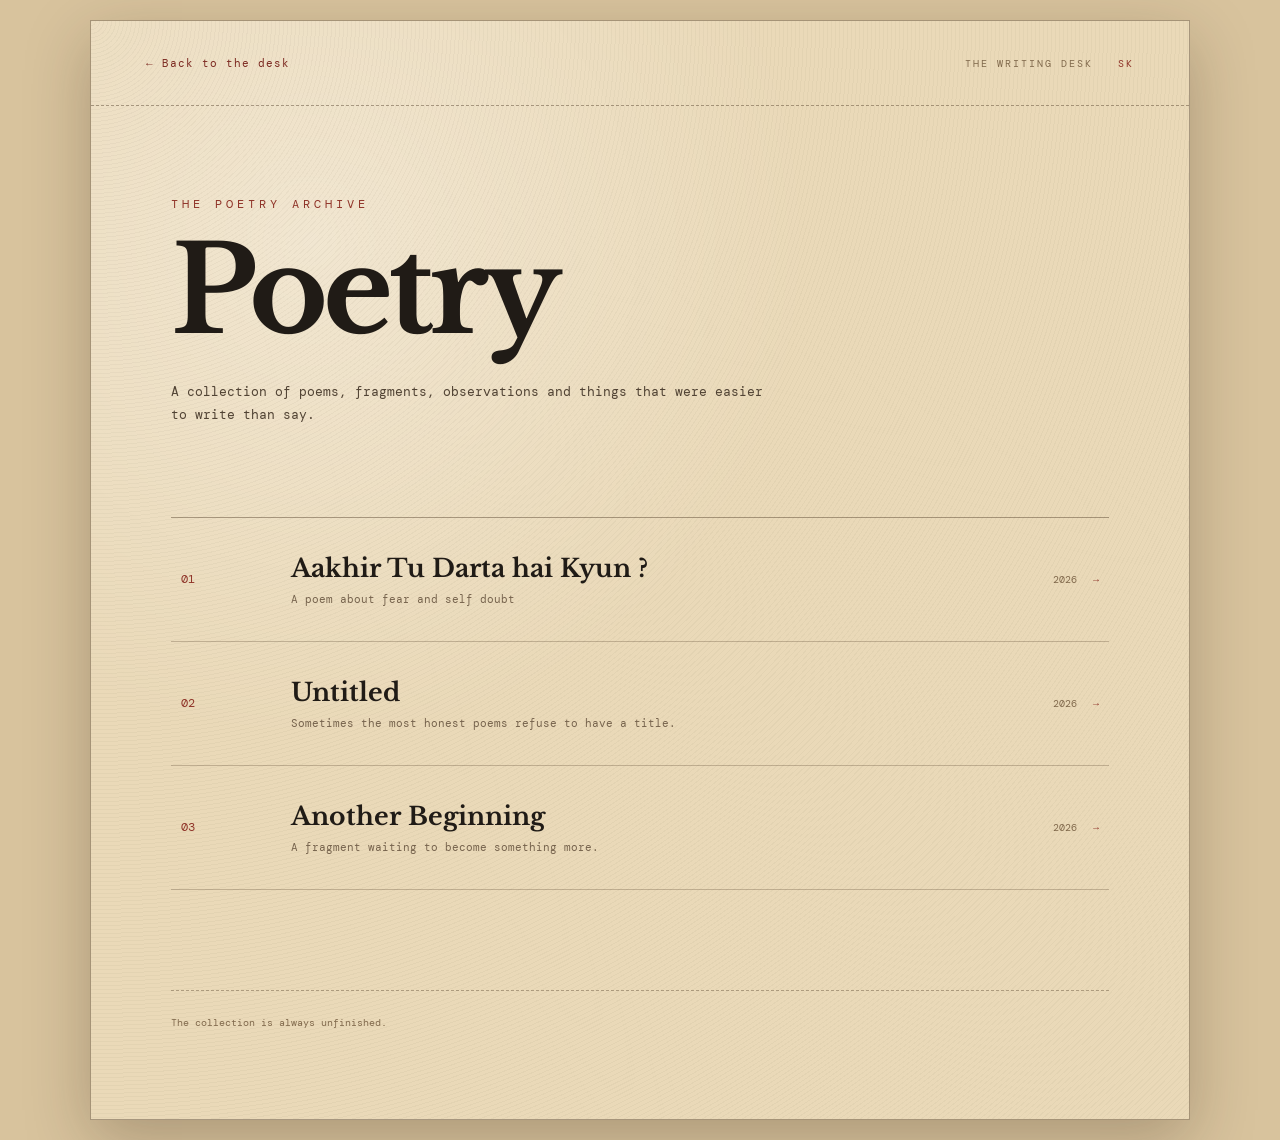
<file: poetry.html>
<!DOCTYPE html>
<html lang="en">

<head>

    <meta charset="UTF-8">

    <meta name="viewport"
          content="width=device-width, initial-scale=1.0">

    <title>Poetry — Surendra Kumar</title>


    <link rel="preconnect"
          href="https://fonts.googleapis.com">

    <link rel="preconnect"
          href="https://fonts.gstatic.com"
          crossorigin>

    <link href="https://fonts.googleapis.com/css2?family=Caveat:wght@500;600&family=DM+Mono:wght@400;500&family=Libre+Baskerville:wght@400;700&display=swap"
          rel="stylesheet">


    <style>

        * {
            margin: 0;
            padding: 0;
            box-sizing: border-box;
        }


        body {

            background: #d8c39d;

            color: #201b16;

            font-family:
                "Libre Baskerville",
                serif;

            padding: 20px;

        }


        /* PAPER */

        .paper {

            max-width: 1100px;

            margin: auto;

            min-height: calc(100vh - 40px);

            background:
                radial-gradient(
                    ellipse at 20% 20%,
                    rgba(255,255,255,.35),
                    transparent 40%
                ),
                #ead9b8;

            border:
                1px solid
                rgba(60,40,20,.4);

            box-shadow:
                0 20px 60px
                rgba(40,25,10,.25);

            position: relative;

            overflow: hidden;

        }


        /* PAPER GRAIN */

        .paper::before {

            content: "";

            position: absolute;

            inset: 0;

            pointer-events: none;

            opacity: .22;

            background-image:
                repeating-radial-gradient(
                    circle at 0 0,
                    rgba(60,40,20,.15) 0,
                    rgba(60,40,20,.15) 1px,
                    transparent 1px,
                    transparent 4px
                );

            mix-blend-mode: multiply;

        }


        /* HEADER */

        header {

            padding:
                35px 55px;

            border-bottom:
                1px dashed
                rgba(60,40,20,.4);

            display: flex;

            justify-content:
                space-between;

            align-items: center;

            position: relative;

            z-index: 2;

        }


        .back {

            color: #7c2921;

            text-decoration: none;

            font-family:
                "DM Mono",
                monospace;

            font-size: 11px;

            letter-spacing: 1px;

        }


        .back:hover {

            text-decoration: underline;

        }


        .page-label {

            font-family:
                "DM Mono",
                monospace;

            font-size: 10px;

            letter-spacing: 3px;

            text-transform: uppercase;

            color: #80694c;

        }


        /* MAIN */

        main {

            position: relative;

            z-index: 2;

            padding:
                90px 80px;

        }


        .category {

            font-family:
                "DM Mono",
                monospace;

            font-size: 12px;

            letter-spacing: 4px;

            color: #8f3328;

            text-transform: uppercase;

            margin-bottom: 25px;

        }


        h1 {

            font-family:
                "Libre Baskerville",
                serif;

            font-size:
                clamp(60px, 10vw, 120px);

            line-height: .9;

            letter-spacing: -5px;

            margin-bottom: 35px;

        }


        .intro {

            max-width: 600px;

            font-family:
                "DM Mono",
                monospace;

            font-size: 13px;

            line-height: 1.8;

            color: #514334;

            margin-bottom: 90px;

        }


        /* POEM LIST */

        .poem-list {

            border-top:
                1px solid
                rgba(60,40,20,.4);

        }


        .poem {

            display: grid;

            grid-template-columns:
                80px 1fr 100px;

            align-items: center;

            gap: 30px;

            padding:
                35px 10px;

            border-bottom:
                1px solid
                rgba(60,40,20,.25);

            text-decoration: none;

            color: #201b16;

            transition:
                padding .35s ease,
                background .35s ease;

        }


        .poem:hover {

            padding-left: 25px;

            padding-right: 25px;

            background:
                rgba(124,41,33,.07);

        }


        .number {

            font-family:
                "DM Mono",
                monospace;

            font-size: 12px;

            color: #8f3328;

        }


        .poem-title {

            font-family:
                "Libre Baskerville",
                serif;

            font-size: 25px;

            font-weight: 700;

        }


        .poem-description {

            margin-top: 8px;

            font-family:
                "DM Mono",
                monospace;

            font-size: 11px;

            color: #76634d;

        }


        .date {

            text-align: right;

            font-family:
                "DM Mono",
                monospace;

            font-size: 10px;

            color: #80694c;

        }


        .arrow {

            display: inline-block;

            margin-left: 10px;

            color: #8f3328;

            transition:
                transform .3s ease;

        }


        .poem:hover .arrow {

            transform:
                translateX(6px);

        }


        /* FOOTER */

        footer {

            margin-top: 100px;

            padding-top: 25px;

            border-top:
                1px dashed
                rgba(60,40,20,.35);

            font-family:
                "DM Mono",
                monospace;

            font-size: 10px;

            color: #80694c;

        }


        /* MOBILE */

        @media(max-width:700px) {
           .page-label {
               display: none !important;
            }
            body {
                padding: 0;
            }

            .paper {
                min-height: 100vh;
            }

            header {
                padding: 25px;
            }

            main {
                padding:
                    60px 25px;
            }

            h1 {
                font-size: 65px;
            }

            .intro {
                margin-bottom: 60px;
            }

            .poem {

                grid-template-columns:
                    45px 1fr;

                gap: 10px;

            }

            .date {

                grid-column:
                    2;

                text-align: left;

            }

        }
/* =========================================
   UNIVERSAL ARCHIVE HEADER
========================================= */

.archive-header {

    padding: 35px 55px;

    border-bottom:
        1px dashed
        rgba(60, 40, 20, .4);

    display: flex;

    justify-content: space-between;

    align-items: center;

    position: relative;

    z-index: 2;

}


.archive-back {

    color: #7c2921;

    text-decoration: none;

    font-family:
        "DM Mono",
        monospace;

    font-size: 11px;

    letter-spacing: 1px;

    transition:
        opacity .25s ease,
        transform .25s ease;

}


.archive-back:hover {

    opacity: .7;

    transform:
        translateX(-3px);

}


.archive-header-right {

    display: flex;

    align-items: center;

    gap: 25px;

    font-family:
        "DM Mono",
        monospace;

    font-size: 10px;

    letter-spacing: 2px;

    text-transform: uppercase;

    color: #80694c;

}


.archive-stamp {

    color: #8f3328;

    letter-spacing: 2px;

}
    </style>

</head>


<body>


<div class="paper">


    <!-- =====================================
     HEADER
====================================== -->

<header class="archive-header">

    <a
        href="index.html"
        class="archive-back"
    >
        ← Back to the desk
    </a>

    <div class="archive-header-right">

        <span>
            The Writing Desk
        </span>

        <span class="archive-stamp">
            SK
        </span>

    </div>

</header>



    <!-- CONTENT -->

    <main>


        <div class="category">
            The Poetry Archive
        </div>


        <h1>
            Poetry
        </h1>


        <p class="intro">

            A collection of poems, fragments,
            observations and things that were
            easier to write than say.

        </p>



        <!-- POEM LIST -->

        <div class="poem-list">


            <!-- POEM 01 -->

            <a
                href="poem-01.html"
                class="poem"
            >

                <div class="number">
                    01
                </div>


                <div>

                    <div class="poem-title">
                        Aakhir Tu Darta hai Kyun ?
                    </div>

                    <div class="poem-description">
                        A poem about fear and self doubt
                    </div>

                </div>


                <div class="date">
                    2026
                    <span class="arrow">→</span>
                </div>

            </a>



            <!-- POEM 02 -->

            <a
                href="#"
                class="poem"
            >

                <div class="number">
                    02
                </div>


                <div>

                    <div class="poem-title">
                        Untitled
                    </div>

                    <div class="poem-description">
                        Sometimes the most honest
                        poems refuse to have a title.
                    </div>

                </div>


                <div class="date">
                    2026
                    <span class="arrow">→</span>
                </div>

            </a>



            <!-- POEM 03 -->

            <a
                href="#"
                class="poem"
            >

                <div class="number">
                    03
                </div>


                <div>

                    <div class="poem-title">
                        Another Beginning
                    </div>

                    <div class="poem-description">
                        A fragment waiting
                        to become something more.
                    </div>

                </div>


                <div class="date">
                    2026
                    <span class="arrow">→</span>
                </div>

            </a>


        </div>



        <footer>

            The collection is always unfinished.

        </footer>


    </main>


</div>


</body>

</html>
</file>
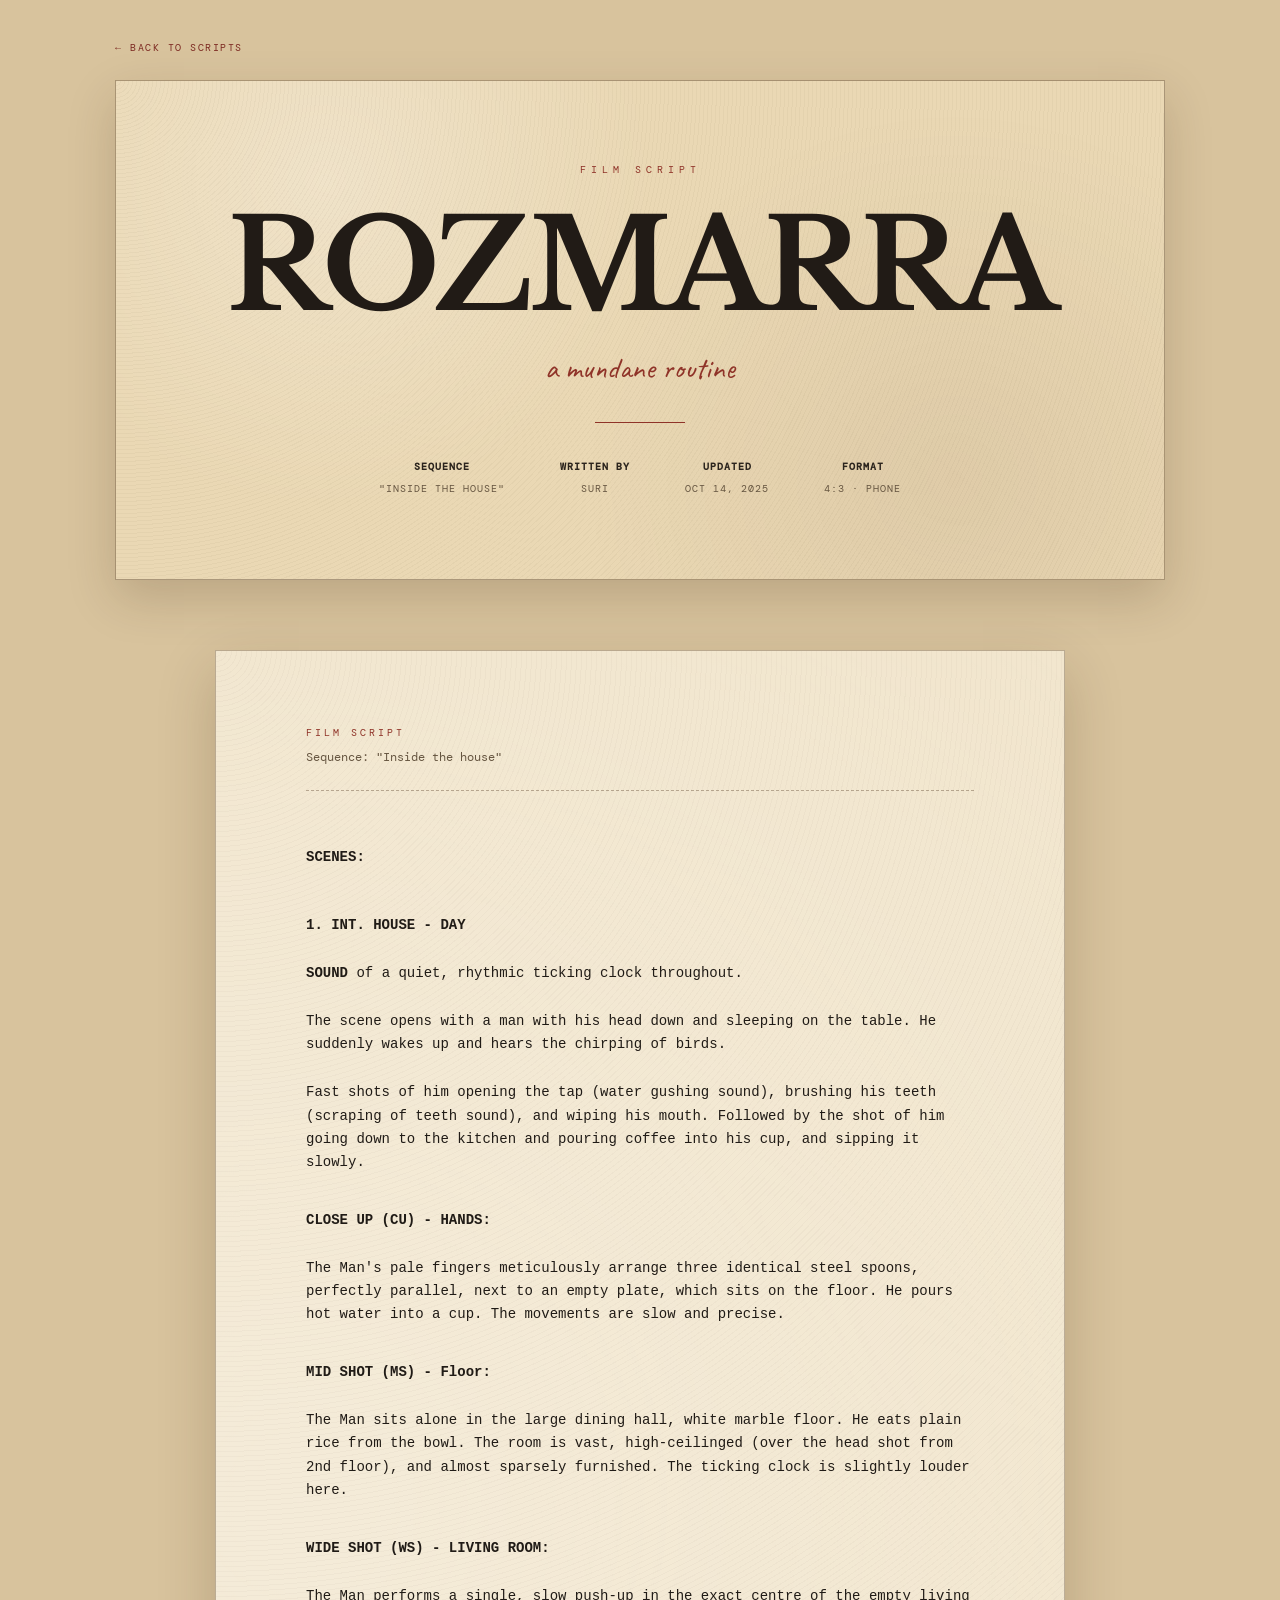
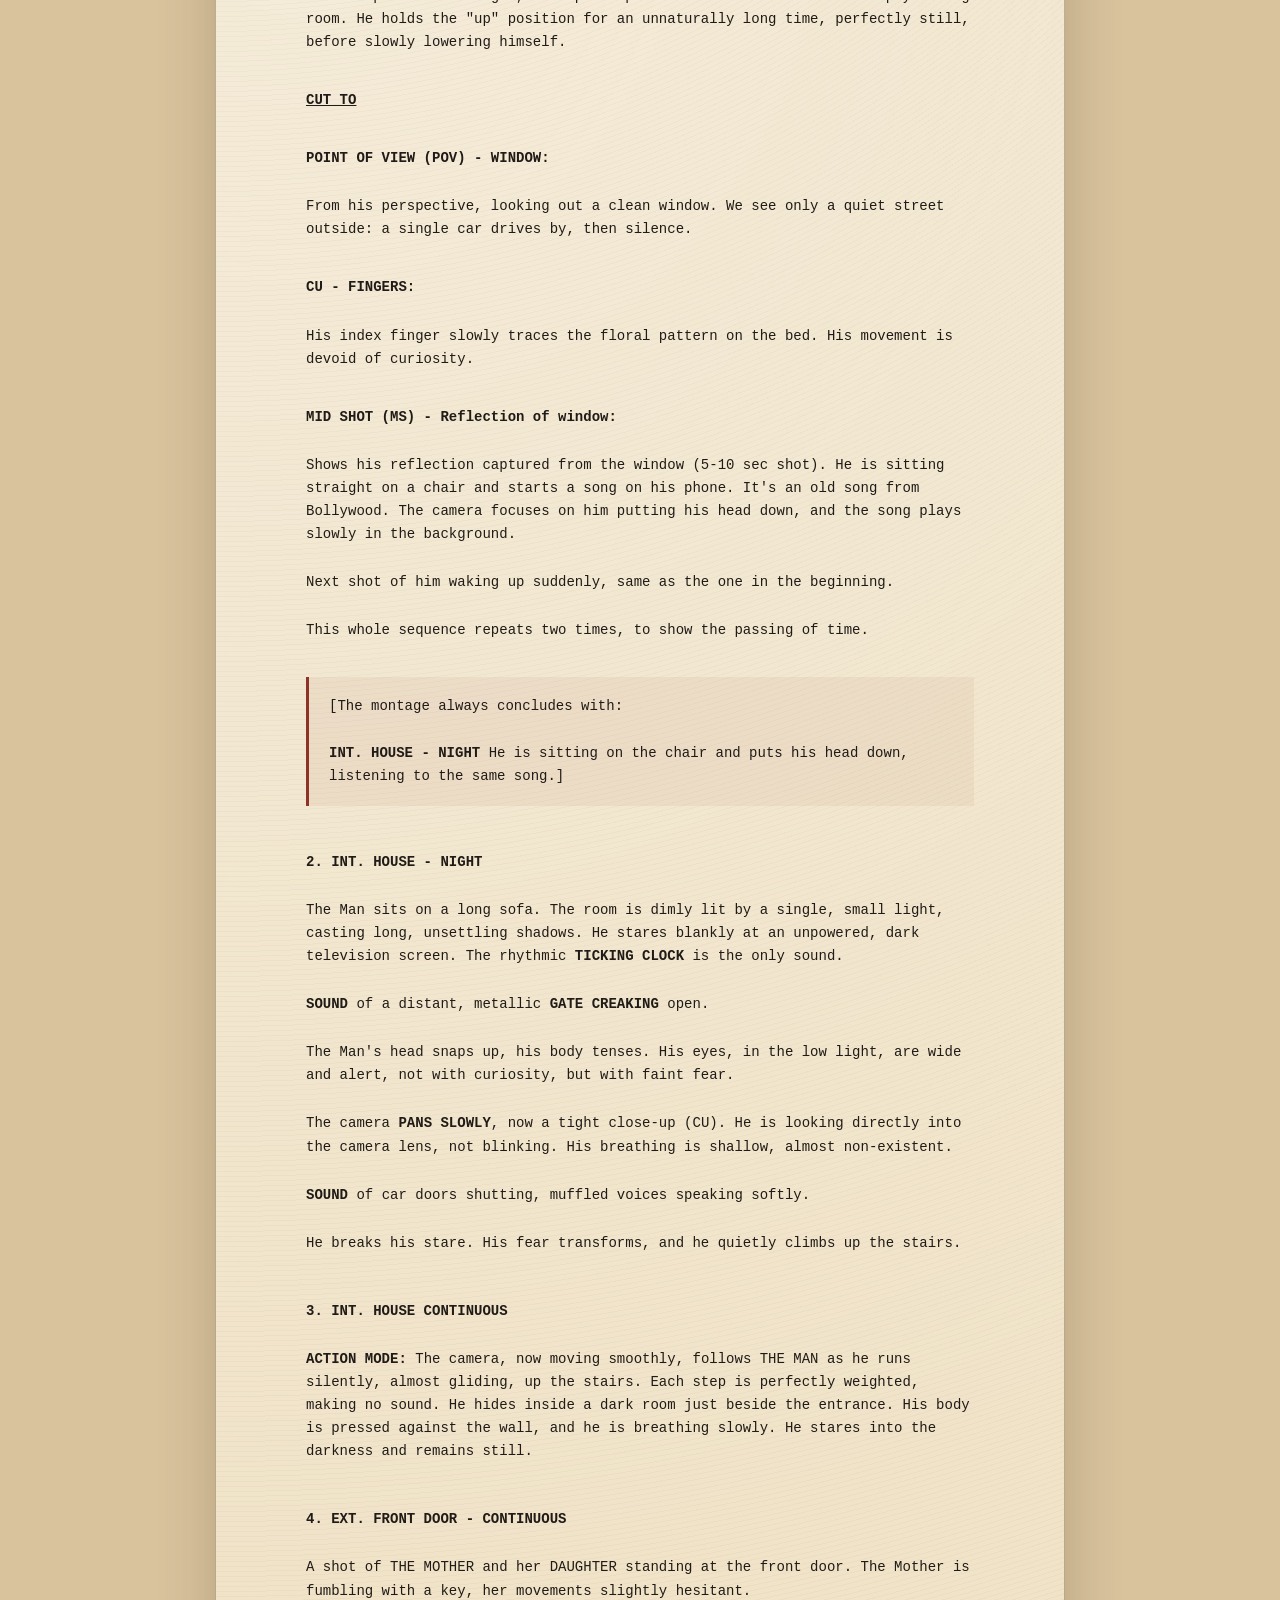
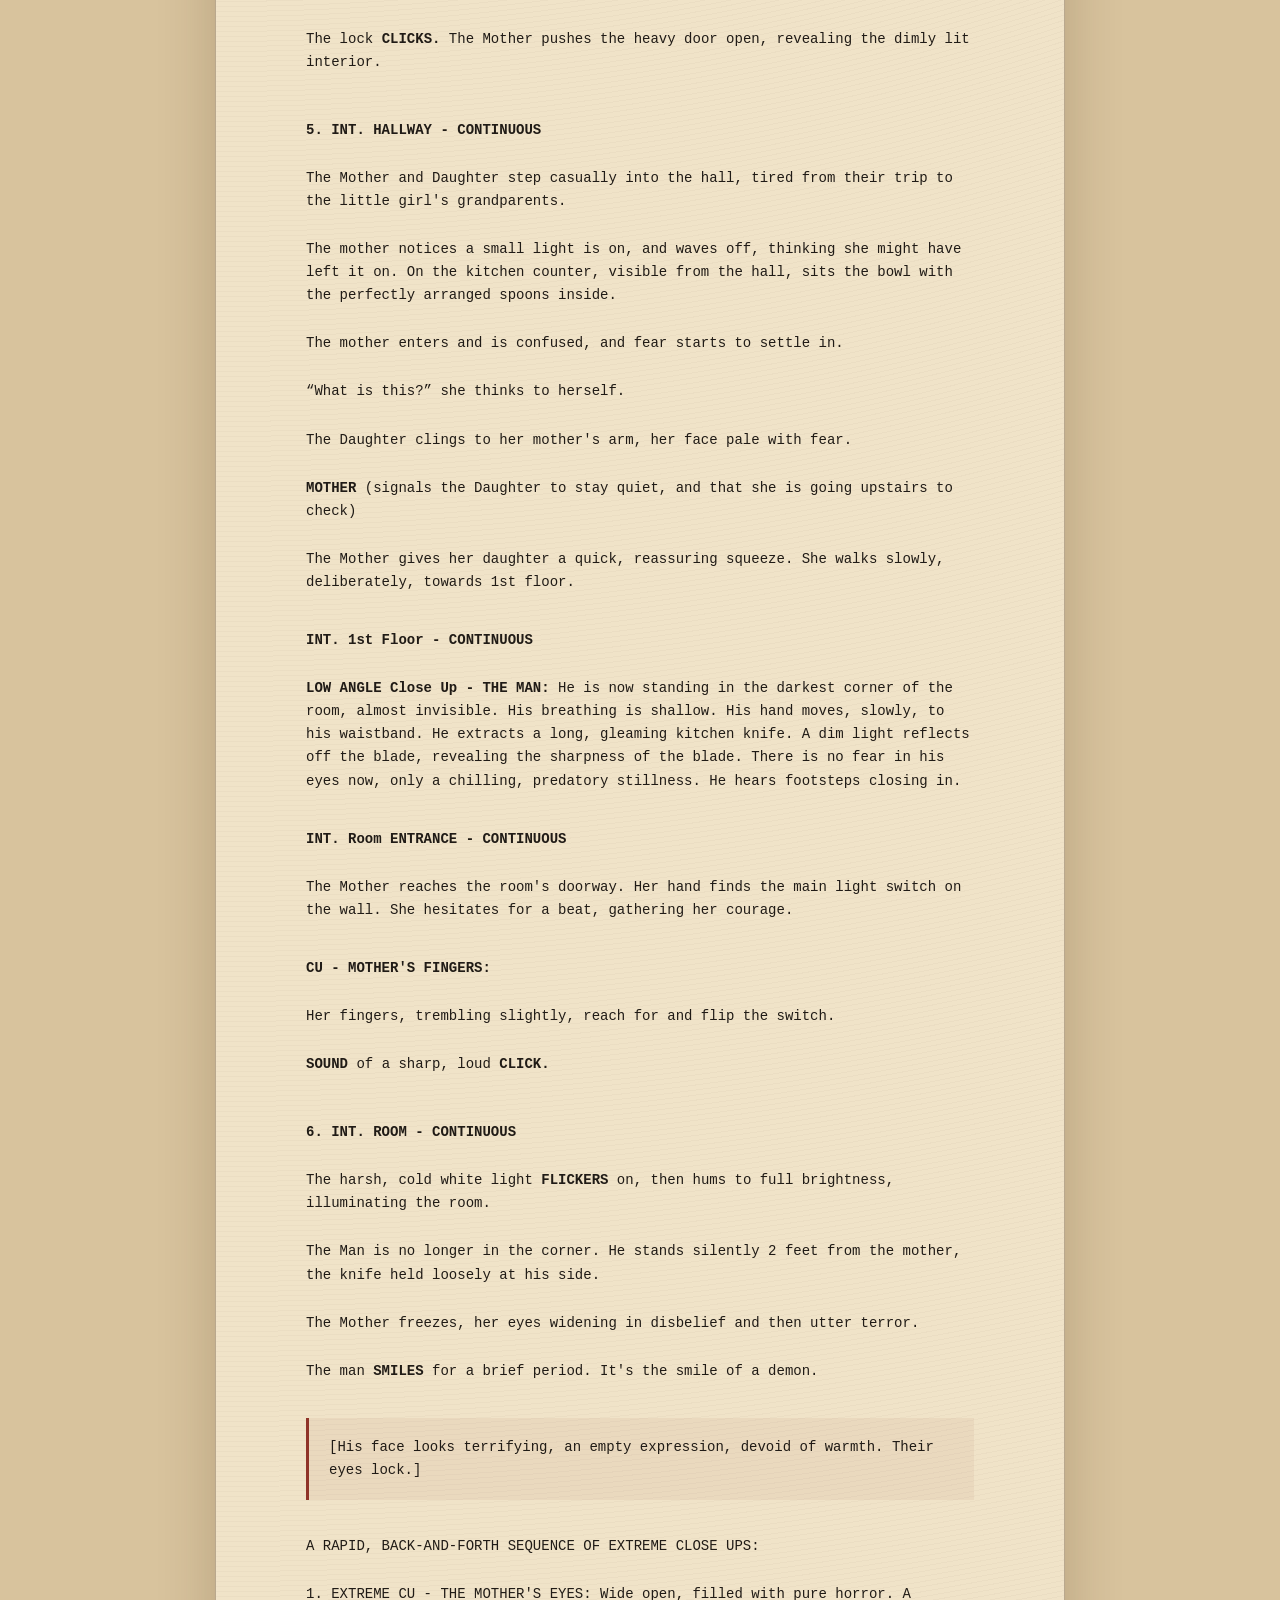
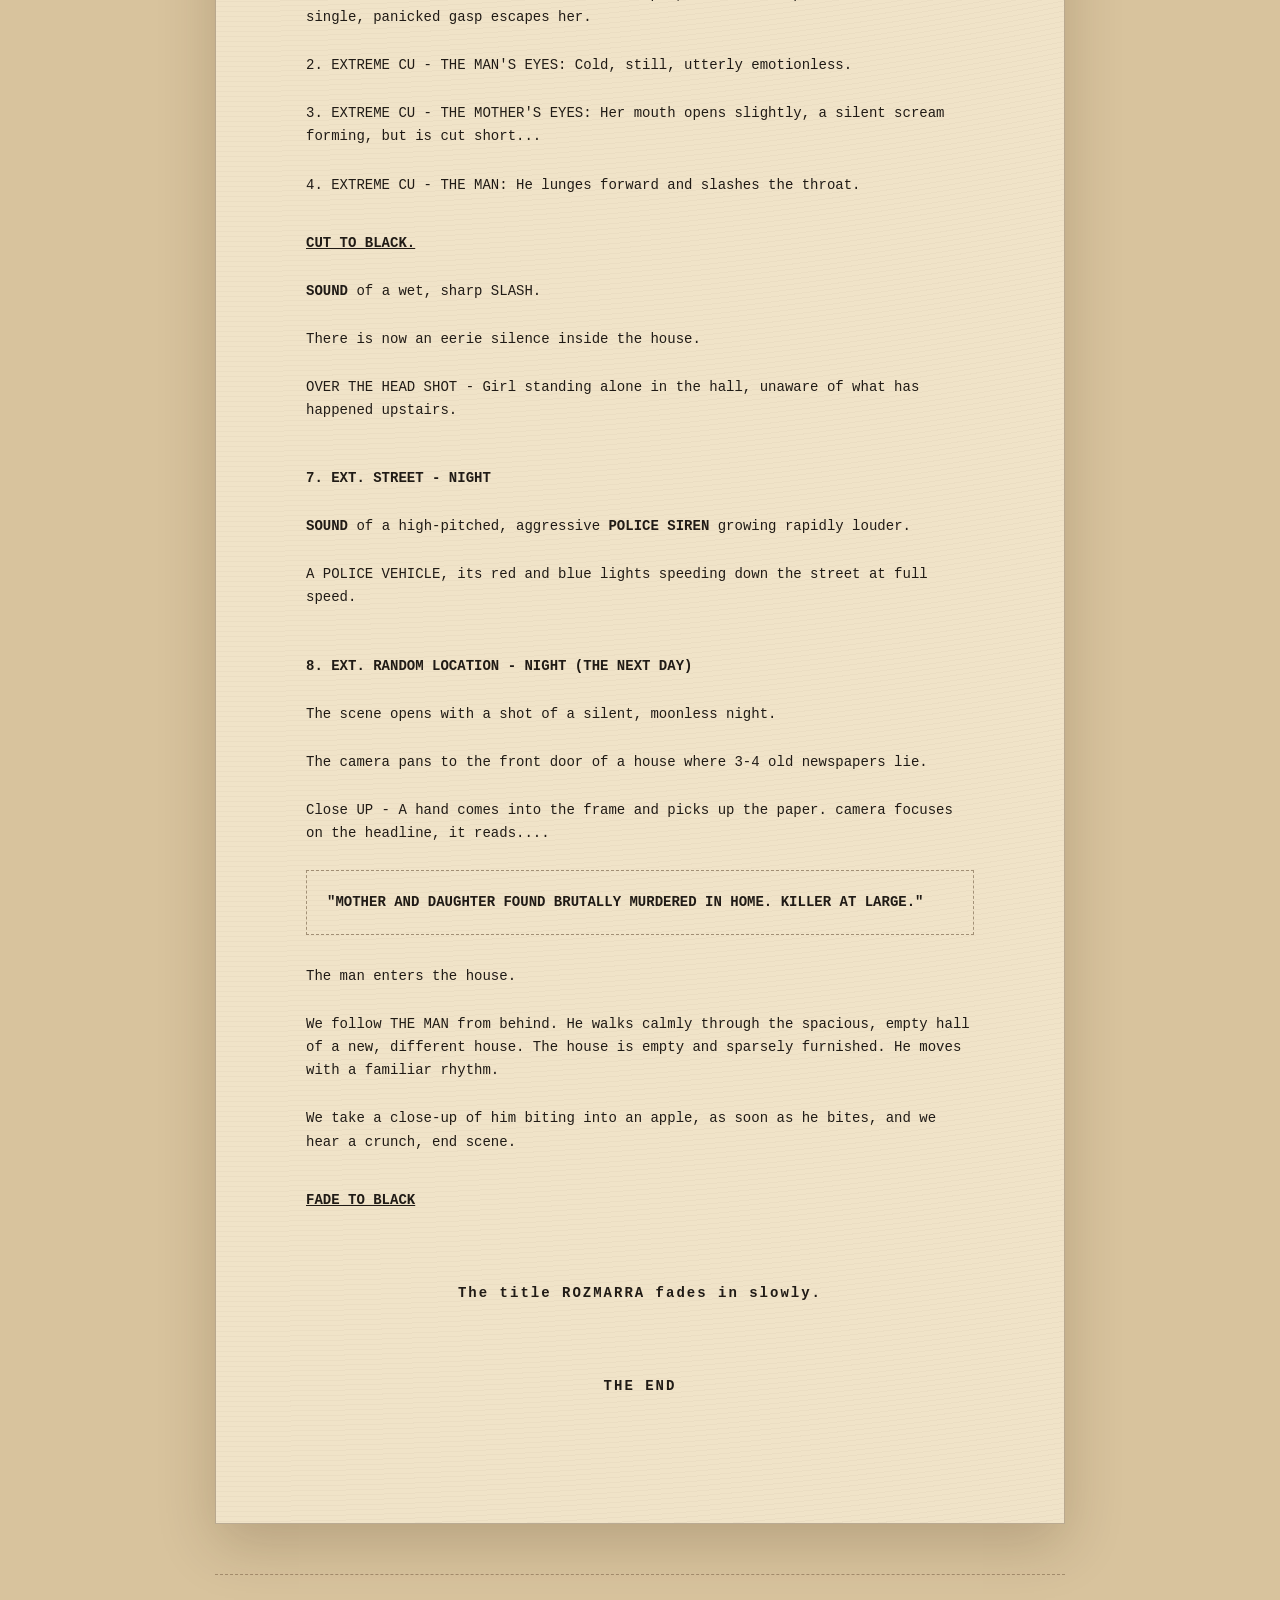
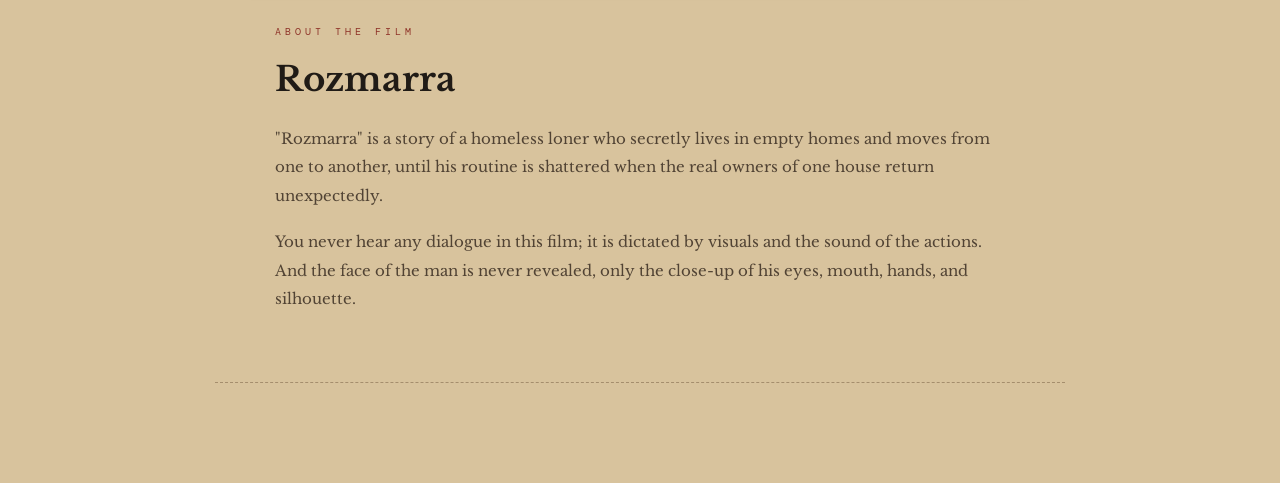
<file: script-01.html>
<!DOCTYPE html>
<html lang="en">

<head>

    <meta charset="UTF-8">

    <meta name="viewport"
          content="width=device-width, initial-scale=1.0">

    <title>Rozmarra — Surendra Kumar</title>

    <!-- Fonts -->

    <link rel="preconnect"
          href="https://fonts.googleapis.com">

    <link rel="preconnect"
          href="https://fonts.gstatic.com"
          crossorigin>

    <link href="https://fonts.googleapis.com/css2?family=Caveat:wght@500;600&family=DM+Mono:wght@400;500&family=Libre+Baskerville:wght@400;700&display=swap"
          rel="stylesheet">


    <link rel="stylesheet"
          href="style.css">


    <style>

        /* =========================================
           SCRIPT PAGE
        ========================================= */

        .script-page {

            min-height: 100vh;

            padding: 35px 25px 100px;

            position: relative;

            overflow: hidden;

        }


        /* =========================================
           BACK LINK
        ========================================= */

        .script-back {

            max-width: 1050px;

            margin: 0 auto 25px;

        }


        .script-back a {

            color: #7c2921;

            text-decoration: none;

            font-family:
                "DM Mono",
                monospace;

            font-size: 10px;

            letter-spacing: 1.5px;

            text-transform: uppercase;

        }


        .script-back a:hover {

            text-decoration: underline;

        }


        /* =========================================
           TITLE CARD
        ========================================= */

        .script-title-card {

            max-width: 1050px;

            min-height: 500px;

            margin: 0 auto;

            position: relative;

            display: flex;

            flex-direction: column;

            justify-content: center;

            align-items: center;

            text-align: center;

            padding: 70px 40px;

            background:

                radial-gradient(
                    circle at 20% 20%,
                    rgba(255,255,255,.28),
                    transparent 35%
                ),

                radial-gradient(
                    circle at 80% 80%,
                    rgba(90,50,20,.08),
                    transparent 40%
                ),

                #ead8b4;

            border:
                1px solid
                rgba(70,45,20,.4);

            box-shadow:
                0 18px 45px
                rgba(55,35,15,.18);

            overflow: hidden;

        }


        /* paper texture */

        .script-title-card::before {

            content: "";

            position: absolute;

            inset: 0;

            opacity: .22;

            pointer-events: none;

            background-image:

                repeating-radial-gradient(
                    circle at 0 0,
                    rgba(60,40,20,.16) 0,
                    rgba(60,40,20,.16) 1px,
                    transparent 1px,
                    transparent 4px
                );

            mix-blend-mode: multiply;

        }


        .script-card-label {

            position: relative;

            font-family:
                "DM Mono",
                monospace;

            font-size: 10px;

            letter-spacing: 5px;

            color: #8f3328;

            text-transform: uppercase;

            margin-bottom: 35px;

        }


        .script-main-title {

            position: relative;

            font-family:
                "Libre Baskerville",
                serif;

            font-size:
                clamp(65px, 11vw, 125px);

            line-height: .9;

            letter-spacing: -5px;

            margin: 0;

            color: #211b16;

        }


        .script-subtitle {

            position: relative;

            margin-top: 25px;

            font-family:
                "Caveat",
                cursive;

            font-size: 30px;

            color: #8f3328;

        }


        .script-rule {

            position: relative;

            width: 90px;

            height: 1px;

            background: #8f3328;

            margin: 35px 0;

        }


        .script-meta {

            position: relative;

            display: flex;

            gap: 55px;

            justify-content: center;

            flex-wrap: wrap;

            font-family:
                "DM Mono",
                monospace;

            font-size: 10px;

            line-height: 1.7;

            letter-spacing: 1px;

            color: #665641;

            text-transform: uppercase;

        }


        .script-meta strong {

            display: block;

            color: #2b241d;

            margin-bottom: 5px;

        }


        /* =========================================
           SCRIPT READER
        ========================================= */

        .script-reader {

            max-width: 850px;

            margin: 70px auto 0;

            padding: 75px 90px 100px;

            background:

                radial-gradient(
                    circle at 10% 15%,
                    rgba(255,255,255,.30),
                    transparent 35%
                ),

                #f0e3c8;

            border:
                1px solid
                rgba(70,45,20,.32);

            box-shadow:
                0 20px 55px
                rgba(50,30,10,.20);

            position: relative;

        }


        /* paper grain */

        .script-reader::before {

            content: "";

            position: absolute;

            inset: 0;

            pointer-events: none;

            opacity: .16;

            background-image:

                repeating-radial-gradient(
                    circle at 0 0,
                    rgba(60,40,20,.16) 0,
                    rgba(60,40,20,.16) 1px,
                    transparent 1px,
                    transparent 5px
                );

            mix-blend-mode: multiply;

        }


        .reader-header {

            position: relative;

            border-bottom:
                1px dashed
                rgba(70,45,20,.35);

            padding-bottom: 25px;

            margin-bottom: 55px;

        }


        .reader-label {

            font-family:
                "DM Mono",
                monospace;

            font-size: 10px;

            letter-spacing: 3px;

            color: #8f3328;

            text-transform: uppercase;

        }


        .reader-sequence {

            margin-top: 10px;

            font-family:
                "DM Mono",
                monospace;

            font-size: 12px;

            color: #665641;

        }


        /* =========================================
           SCREENPLAY TYPOGRAPHY
        ========================================= */

        .screenplay {

            position: relative;

            font-family:
                "Courier New",
                Courier,
                monospace;

            font-size: 14px;

            line-height: 1.65;

            color: #201b16;

        }


        .screenplay p {

            margin: 0 0 25px;

        }


        .scene-heading {

            font-weight: 700;

            margin-top: 45px !important;

            margin-bottom: 25px !important;

            text-transform: uppercase;

        }


        .shot-heading {

            font-weight: 700;

            margin-top: 35px !important;

        }


        .sound {

            font-weight: 700;

            text-transform: uppercase;

        }


        .action {

            margin-bottom: 25px !important;

        }


        .direction {

            font-style: italic;

        }


        .bracket-note {

            display: block;

            margin: 35px 0;

            padding: 18px 20px;

            border-left:
                3px solid
                #8f3328;

            background:
                rgba(143,51,40,.06);

        }


        .transition {

            font-weight: 700;

            text-transform: uppercase;

            text-decoration: underline;

            margin-top: 35px !important;

        }


        .newspaper {

            margin: 20px 0 30px;

            padding: 20px;

            border:
                1px dashed
                rgba(70,45,20,.45);

            font-weight: 700;

            text-transform: uppercase;

        }


        .ending {

            text-align: center;

            margin-top: 70px !important;

            font-weight: 700;

            letter-spacing: 2px;

        }


        /* =========================================
           FILM NOTE
        ========================================= */

        .film-note {

            max-width: 850px;

            margin: 50px auto 0;

            padding: 50px 60px;

            border-top:
                1px dashed
                rgba(70,45,20,.35);

            border-bottom:
                1px dashed
                rgba(70,45,20,.35);

        }


        .film-note-label {

            font-family:
                "DM Mono",
                monospace;

            font-size: 10px;

            letter-spacing: 4px;

            color: #8f3328;

            text-transform: uppercase;

            margin-bottom: 20px;

        }


        .film-note h2 {

            font-family:
                "Libre Baskerville",
                serif;

            font-size: 34px;

            margin: 0 0 25px;

        }


        .film-note p {

            font-family:
                "Libre Baskerville",
                serif;

            font-size: 15px;

            line-height: 1.9;

            color: #514334;

            margin-bottom: 18px;

        }


        /* =========================================
           MOBILE
        ========================================= */

        @media(max-width:700px) {

            .script-page {

                padding:
                    20px 12px 60px;

            }


            .script-title-card {

                min-height: 430px;

                padding:
                    50px 20px;

            }


            .script-main-title {

                font-size: clamp(38px, 13vw, 55px);

                letter-spacing: -3px;

            }


            .script-meta {

                gap: 25px;

            }


            .script-reader {

                margin-top: 40px;

                padding:
                    45px 25px 65px;

            }


            .screenplay {

                font-size: 12px;

                line-height: 1.65;

            }


            .film-note {

                padding:
                    40px 20px;

            }

        }

    </style>

</head>


<body>


<main class="script-page">


    <!-- BACK -->

    <div class="script-back">

        <a href="scripts.html">
            ← Back to scripts
        </a>

    </div>



    <!-- =====================================
         TITLE CARD
    ====================================== -->

    <section class="script-title-card">


        <div class="script-card-label">
            Film Script
        </div>


        <h1 class="script-main-title">
            ROZMARRA
        </h1>


        <div class="script-subtitle">
            a mundane routine
        </div>


        <div class="script-rule"></div>


        <div class="script-meta">

            <div>
                <strong>Sequence</strong>
                "Inside the house"
            </div>


            <div>
                <strong>Written by</strong>
                Suri
            </div>


            <div>
                <strong>Updated</strong>
                Oct 14, 2025
            </div>


            <div>
                <strong>Format</strong>
                4:3 · Phone
            </div>

        </div>


    </section>



    <!-- =====================================
         SCRIPT READER
    ====================================== -->

    <article class="script-reader">


        <header class="reader-header">

            <div class="reader-label">
                Film Script
            </div>

            <div class="reader-sequence">
                Sequence: "Inside the house"
            </div>

        </header>



        <div class="screenplay">


            <!-- SCENES -->

            <p class="scene-heading">
                SCENES:
            </p>


            <!-- SCENE 1 -->

            <p class="scene-heading">
                1. INT. HOUSE - DAY
            </p>


            <p>
                <span class="sound">
                    SOUND
                </span>
                of a quiet, rhythmic ticking clock
                throughout.
            </p>


            <p class="action">
                The scene opens with a man with his head
                down and sleeping on the table. He
                suddenly wakes up and hears the chirping
                of birds.
            </p>


            <p class="action">
                Fast shots of him opening the tap
                (water gushing sound), brushing his teeth
                (scraping of teeth sound), and wiping his
                mouth. Followed by the shot of him going
                down to the kitchen and pouring coffee
                into his cup, and sipping it slowly.
            </p>


            <p class="shot-heading">
                CLOSE UP (CU) - HANDS:
            </p>

            <p>
                The Man's pale fingers meticulously
                arrange three identical steel spoons,
                perfectly parallel, next to an empty
                plate, which sits on the floor. He pours
                hot water into a cup. The movements are
                slow and precise.
            </p>


            <p class="shot-heading">
                MID SHOT (MS) - Floor:
            </p>

            <p>
                The Man sits alone in the large dining
                hall, white marble floor. He eats plain
                rice from the bowl. The room is vast,
                high-ceilinged (over the head shot from
                2nd floor), and almost sparsely furnished.
                The ticking clock is slightly louder here.
            </p>


            <p class="shot-heading">
                WIDE SHOT (WS) - LIVING ROOM:
            </p>

            <p>
                The Man performs a single, slow push-up
                in the exact centre of the empty living
                room. He holds the "up" position for an
                unnaturally long time, perfectly still,
                before slowly lowering himself.
            </p>


            <p class="transition">
                CUT TO
            </p>


            <!-- CONTINUATION -->

            <p class="shot-heading">
                POINT OF VIEW (POV) - WINDOW:
            </p>

            <p>
                From his perspective, looking out a clean
                window. We see only a quiet street
                outside: a single car drives by, then
                silence.
            </p>


            <p class="shot-heading">
                CU - FINGERS:
            </p>

            <p>
                His index finger slowly traces the floral
                pattern on the bed. His movement is
                devoid of curiosity.
            </p>


            <p class="shot-heading">
                MID SHOT (MS) - Reflection of window:
            </p>

            <p>
                Shows his reflection captured from the
                window (5-10 sec shot). He is sitting
                straight on a chair and starts a song on
                his phone. It's an old song from
                Bollywood. The camera focuses on him
                putting his head down, and the song plays
                slowly in the background.
            </p>


            <p>
                Next shot of him waking up suddenly, same
                as the one in the beginning.
            </p>


            <p>
                This whole sequence repeats two times,
                to show the passing of time.
            </p>


            <div class="bracket-note">
                [The montage always concludes with:<br><br>

                <strong>
                    INT. HOUSE - NIGHT
                </strong>

                He is sitting on the chair and puts his
                head down, listening to the same song.]
            </div>



            <!-- SCENE 2 -->

            <p class="scene-heading">
                2. INT. HOUSE - NIGHT
            </p>


            <p>
                The Man sits on a long sofa. The room is
                dimly lit by a single, small light,
                casting long, unsettling shadows. He
                stares blankly at an unpowered, dark
                television screen. The rhythmic
                <span class="sound">TICKING CLOCK</span>
                is the only sound.
            </p>


            <p>
                <span class="sound">
                    SOUND
                </span>
                of a distant, metallic
                <strong>GATE CREAKING</strong> open.
            </p>


            <p>
                The Man's head snaps up, his body tenses.
                His eyes, in the low light, are wide and
                alert, not with curiosity, but with faint
                fear.
            </p>


            <p>
                The camera
                <strong>PANS SLOWLY</strong>,
                now a tight close-up (CU). He is looking
                directly into the camera lens, not
                blinking. His breathing is shallow,
                almost non-existent.
            </p>


            <p>
                <span class="sound">
                    SOUND
                </span>
                of car doors shutting, muffled voices
                speaking softly.
            </p>


            <p>
                He breaks his stare. His fear transforms,
                and he quietly climbs up the stairs.
            </p>



            <!-- SCENE 3 -->

            <p class="scene-heading">
                3. INT. HOUSE CONTINUOUS
            </p>


            <p>
                <strong>ACTION MODE:</strong>
                The camera, now moving smoothly, follows
                THE MAN as he runs silently, almost
                gliding, up the stairs. Each step is
                perfectly weighted, making no sound. He
                hides inside a dark room just beside the
                entrance. His body is pressed against the
                wall, and he is breathing slowly. He
                stares into the darkness and remains still.
            </p>



            <!-- SCENE 4 -->

            <p class="scene-heading">
                4. EXT. FRONT DOOR - CONTINUOUS
            </p>


            <p>
                A shot of THE MOTHER and her DAUGHTER
                standing at the front door. The Mother is
                fumbling with a key, her movements slightly
                hesitant.
            </p>


            <p>
                The lock <strong>CLICKS.</strong>
                The Mother pushes the heavy door open,
                revealing the dimly lit interior.
            </p>



            <!-- SCENE 5 -->

            <p class="scene-heading">
                5. INT. HALLWAY - CONTINUOUS
            </p>


            <p>
                The Mother and Daughter step casually into
                the hall, tired from their trip to the
                little girl's grandparents.
            </p>


            <p>
                The mother notices a small light is on,
                and waves off, thinking she might have left
                it on. On the kitchen counter, visible from
                the hall, sits the bowl with the perfectly
                arranged spoons inside.
            </p>


            <p>
                The mother enters and is confused, and fear
                starts to settle in.
            </p>


            <p>
                “What is this?” she thinks to herself.
            </p>


            <p>
                The Daughter clings to her mother's arm,
                her face pale with fear.
            </p>


            <p>
                <strong>
                    MOTHER
                </strong>
                (signals the Daughter to stay quiet, and
                that she is going upstairs to check)
            </p>


            <p>
                The Mother gives her daughter a quick,
                reassuring squeeze. She walks slowly,
                deliberately, towards 1st floor.
            </p>


            <p class="shot-heading">
                INT. 1st Floor - CONTINUOUS
            </p>


            <p>
                <strong>
                    LOW ANGLE Close Up - THE MAN:
                </strong>
                He is now standing in the darkest corner
                of the room, almost invisible. His
                breathing is shallow. His hand moves,
                slowly, to his waistband. He extracts a
                long, gleaming kitchen knife. A dim light
                reflects off the blade, revealing the
                sharpness of the blade. There is no fear
                in his eyes now, only a chilling,
                predatory stillness. He hears footsteps
                closing in.
            </p>


            <p class="shot-heading">
                INT. Room ENTRANCE - CONTINUOUS
            </p>


            <p>
                The Mother reaches the room's doorway.
                Her hand finds the main light switch on
                the wall. She hesitates for a beat,
                gathering her courage.
            </p>


            <p class="shot-heading">
                CU - MOTHER'S FINGERS:
            </p>


            <p>
                Her fingers, trembling slightly, reach
                for and flip the switch.
            </p>


            <p>
                <span class="sound">
                    SOUND
                </span>
                of a sharp, loud <strong>CLICK.</strong>
            </p>



            <!-- SCENE 6 -->

            <p class="scene-heading">
                6. INT. Room - CONTINUOUS
            </p>


            <p>
                The harsh, cold white light
                <strong>FLICKERS</strong> on, then hums to
                full brightness, illuminating the room.
            </p>


            <p>
                The Man is no longer in the corner. He
                stands silently 2 feet from the mother,
                the knife held loosely at his side.
            </p>


            <p>
                The Mother freezes, her eyes widening in
                disbelief and then utter terror.
            </p>


            <p>
                The man <strong>SMILES</strong> for a brief
                period. It's the smile of a demon.
            </p>


            <div class="bracket-note">
                [His face looks terrifying, an empty
                expression, devoid of warmth. Their eyes
                lock.]
            </div>


            <p>
                A RAPID, BACK-AND-FORTH SEQUENCE OF
                EXTREME CLOSE UPS:
            </p>


            <p>
                1. EXTREME CU - THE MOTHER'S EYES:
                Wide open, filled with pure horror. A
                single, panicked gasp escapes her.
            </p>


            <p>
                2. EXTREME CU - THE MAN'S EYES:
                Cold, still, utterly emotionless.
            </p>


            <p>
                3. EXTREME CU - THE MOTHER'S EYES:
                Her mouth opens slightly, a silent scream
                forming, but is cut short...
            </p>


            <p>
                4. EXTREME CU - THE MAN:
                He lunges forward and slashes the throat.
            </p>


            <p class="transition">
                CUT TO BLACK.
            </p>


            <p>
                <span class="sound">
                    SOUND
                </span>
                of a wet, sharp SLASH.
            </p>


            <p>
                There is now an eerie silence inside the
                house.
            </p>


            <p>
                OVER THE HEAD SHOT - Girl standing alone
                in the hall, unaware of what has happened
                upstairs.
            </p>



            <!-- SCENE 7 -->

            <p class="scene-heading">
                7. EXT. STREET - NIGHT
            </p>


            <p>
                <span class="sound">
                    SOUND
                </span>
                of a high-pitched, aggressive
                <strong>POLICE SIREN</strong> growing
                rapidly louder.
            </p>


            <p>
                A POLICE VEHICLE, its red and blue lights
                speeding down the street at full speed.
            </p>



            <!-- SCENE 8 -->

            <p class="scene-heading">
                8. EXT. Random Location - Night
                (The next day)
            </p>


            <p>
                The scene opens with a shot of a silent,
                moonless night.
            </p>


            <p>
                The camera pans to the front door of a
                house where 3-4 old newspapers lie.
            </p>


            <p>
                Close UP - A hand comes into the frame and
                picks up the paper. camera focuses on the
                headline, it reads....
            </p>


            <div class="newspaper">
                "MOTHER AND DAUGHTER FOUND BRUTALLY
                MURDERED IN HOME. KILLER AT LARGE."
            </div>


            <p>
                The man enters the house.
            </p>


            <p>
                We follow THE MAN from behind. He walks
                calmly through the spacious, empty hall
                of a new, different house. The house is
                empty and sparsely furnished. He moves
                with a familiar rhythm.
            </p>


            <p>
                We take a close-up of him biting into an
                apple, as soon as he bites, and we hear a
                crunch, end scene.
            </p>


            <p class="transition">
                FADE TO BLACK
            </p>


            <p class="ending">
                The title ROZMARRA fades in slowly.
            </p>


            <p class="ending">
                THE END
            </p>


        </div>


    </article>



    <!-- =====================================
         ABOUT THE FILM
    ====================================== -->

    <section class="film-note">


        <div class="film-note-label">
            About the film
        </div>


        <h2>
            Rozmarra
        </h2>


        <p>
            "Rozmarra" is a story of a homeless loner
            who secretly lives in empty homes and moves
            from one to another, until his routine is
            shattered when the real owners of one house
            return unexpectedly.
        </p>


        <p>
            You never hear any dialogue in this film;
            it is dictated by visuals and the sound of
            the actions. And the face of the man is never
            revealed, only the close-up of his eyes,
            mouth, hands, and silhouette.
        </p>


    </section>


</main>


</body>

</html>
</file>
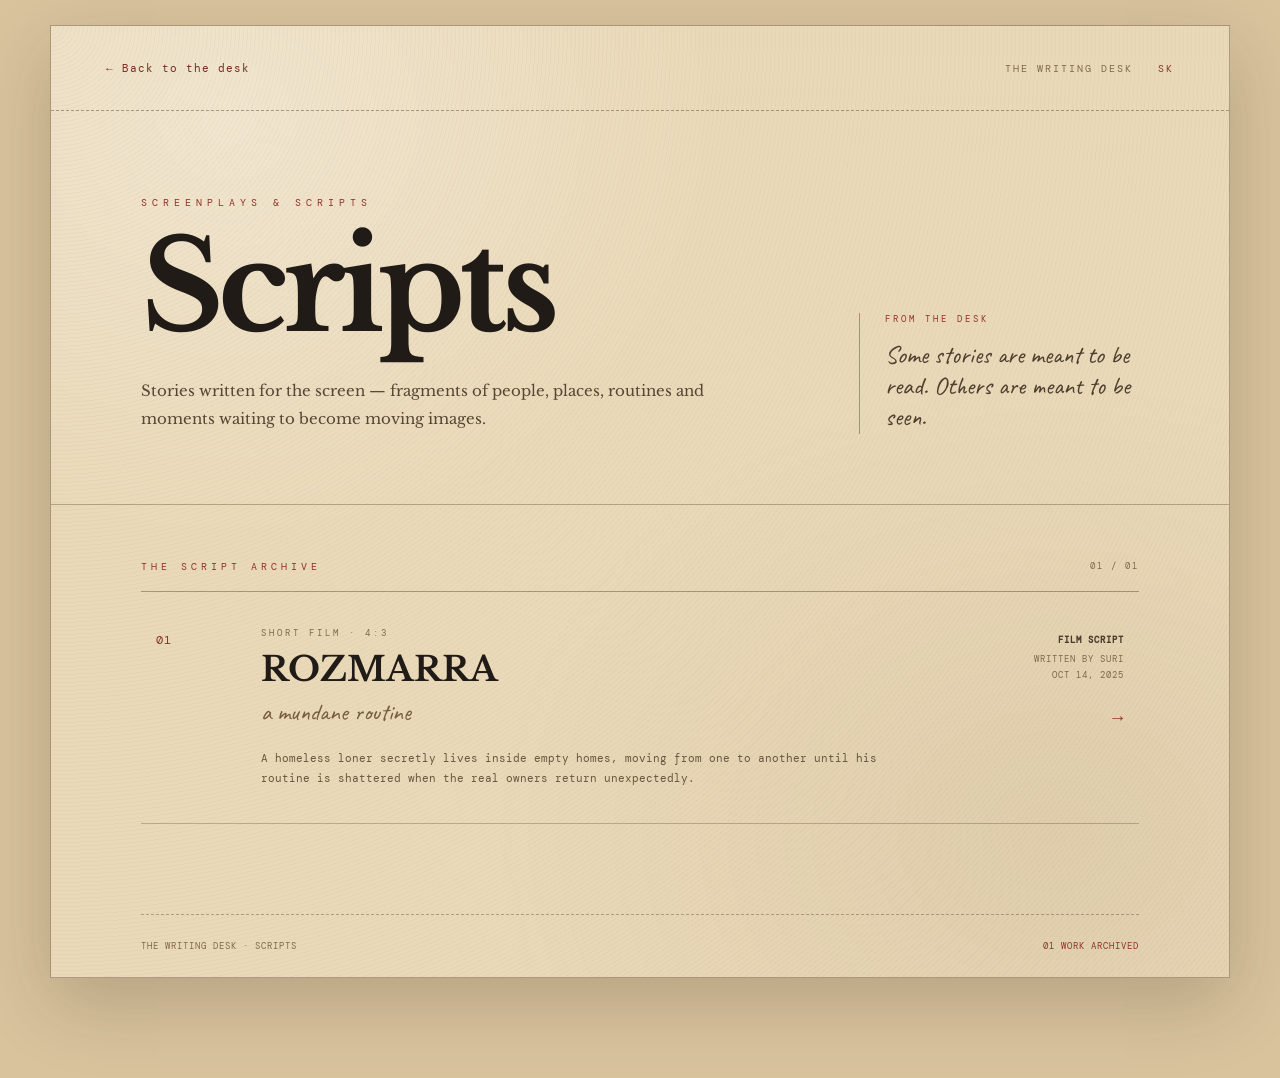
<file: scripts.html>
<!DOCTYPE html>
<html lang="en">

<head>

    <meta charset="UTF-8">

    <meta name="viewport"
          content="width=device-width, initial-scale=1.0">

    <title>Scripts — Surendra Kumar</title>


    <!-- =========================================
         FONTS
    ========================================== -->

    <link rel="preconnect"
          href="https://fonts.googleapis.com">

    <link rel="preconnect"
          href="https://fonts.gstatic.com"
          crossorigin>

    <link href="https://fonts.googleapis.com/css2?family=Caveat:wght@500;600&family=DM+Mono:wght@400;500&family=Libre+Baskerville:wght@400;700&display=swap"
          rel="stylesheet">


    <link rel="stylesheet"
          href="style.css">


    <style>

        /* =========================================
           SCRIPTS ARCHIVE
        ========================================== */

        .scripts-page {

            min-height: 100vh;

            padding: 25px 25px 100px;

            position: relative;

        }


        /* =========================================
           ARCHIVE PAPER
        ========================================== */

        .scripts-paper {

            max-width: 1180px;

            min-height: calc(100vh - 50px);

            margin: 0 auto;

            position: relative;

            background:

                radial-gradient(
                    ellipse at 15% 10%,
                    rgba(255,255,255,.32),
                    transparent 35%
                ),

                radial-gradient(
                    ellipse at 85% 85%,
                    rgba(100,60,20,.08),
                    transparent 40%
                ),

                #ead9b8;

            border:
                1px solid
                rgba(70,45,20,.38);

            box-shadow:
                0 25px 70px
                rgba(45,30,15,.20);

            overflow: hidden;

        }


        /* =========================================
           PAPER TEXTURE
        ========================================== */

        .scripts-paper::before {

            content: "";

            position: absolute;

            inset: 0;

            pointer-events: none;

            opacity: .20;

            background-image:

                repeating-radial-gradient(
                    circle at 0 0,

                    rgba(60,40,20,.15) 0,

                    rgba(60,40,20,.15) 1px,

                    transparent 1px,

                    transparent 4px
                );

            mix-blend-mode: multiply;

        }


        /* =========================================
           HEADER
        ========================================== */

        .scripts-header {

            position: relative;

            z-index: 2;

            min-height: 75px;

            padding:
                0 45px;

            display: flex;

            align-items: center;

            justify-content: space-between;

            border-bottom:
                1px dashed
                rgba(70,45,20,.35);

        }


        .scripts-back {

            font-family:
                "DM Mono",
                monospace;

            font-size: 10px;

            letter-spacing: 1.5px;

            text-transform: uppercase;

            color: #7c2921;

            text-decoration: none;

        }


        .scripts-back:hover {

            text-decoration: underline;

        }


        .scripts-header-right {

            display: flex;

            align-items: center;

            gap: 30px;

            font-family:
                "DM Mono",
                monospace;

            font-size: 9px;

            letter-spacing: 2px;

            color: #80694c;

            text-transform: uppercase;

        }


        .scripts-stamp {

            color: #8f3328;

        }


        /* =========================================
           INTRO
        ========================================== */

        .scripts-intro {

            position: relative;

            z-index: 2;

            padding:
                85px 90px 70px;

            display: grid;

            grid-template-columns:
                1fr 280px;

            gap: 80px;

            border-bottom:
                1px solid
                rgba(70,45,20,.32);

        }


        .scripts-label {

            font-family:
                "DM Mono",
                monospace;

            font-size: 10px;

            letter-spacing: 5px;

            color: #8f3328;

            text-transform: uppercase;

            margin-bottom: 25px;

        }


        .scripts-intro h1 {

            margin: 0;

            font-family:
                "Libre Baskerville",
                serif;

            font-size:
                clamp(70px, 10vw, 125px);

            line-height: .86;

            letter-spacing: -6px;

            color: #201b16;

        }


        .scripts-description {

            margin-top: 35px;

            max-width: 650px;

            font-family:
                "Libre Baskerville",
                serif;

            font-size: 15px;

            line-height: 1.9;

            color: #554635;

        }


        /* =========================================
           ARCHIVE NOTE
        ========================================== */

        .archive-note {

            align-self: end;

            padding-left: 25px;

            border-left:
                1px solid
                rgba(124,41,33,.45);

        }


        .archive-note-label {

            font-family:
                "DM Mono",
                monospace;

            font-size: 9px;

            letter-spacing: 3px;

            color: #8f3328;

            text-transform: uppercase;

            margin-bottom: 15px;

        }


        .archive-note p {

            margin: 0;

            font-family:
                "Caveat",
                cursive;

            font-size: 25px;

            line-height: 1.25;

            color: #4e4030;

        }


        /* =========================================
           CATALOGUE HEADER
        ========================================== */

        .catalogue {

            position: relative;

            z-index: 2;

            padding:
                55px 90px 90px;

        }


        .catalogue-header {

            display: flex;

            align-items: center;

            justify-content: space-between;

            margin-bottom: 18px;

        }


        .catalogue-title {

            font-family:
                "DM Mono",
                monospace;

            font-size: 10px;

            letter-spacing: 4px;

            color: #8f3328;

            text-transform: uppercase;

        }


        .catalogue-count {

            font-family:
                "DM Mono",
                monospace;

            font-size: 9px;

            letter-spacing: 2px;

            color: #80694c;

        }


        .catalogue-rule {

            height: 1px;

            background:
                rgba(70,45,20,.4);

            margin-bottom: 0;

        }


        /* =========================================
           SCRIPT ITEM
        ========================================== */

        .script-entry {

            display: grid;

            grid-template-columns:
                75px 1fr 150px;

            gap: 30px;

            align-items: center;

            min-height: 220px;

            padding:
                35px 15px;

            border-bottom:
                1px solid
                rgba(70,45,20,.28);

            color: #201b16;

            text-decoration: none;

            position: relative;

            transition:
                padding .4s ease,
                background .4s ease;

        }


        .script-entry:hover {

            padding-left: 30px;

            padding-right: 30px;

            background:
                rgba(124,41,33,.055);

        }


        /* =========================================
           NUMBER
        ========================================== */

        .script-index {

            align-self: start;

            padding-top: 5px;

            font-family:
                "DM Mono",
                monospace;

            font-size: 12px;

            letter-spacing: 1px;

            color: #8f3328;

        }


        /* =========================================
           MAIN INFO
        ========================================== */

        .script-info {

            position: relative;

        }


        .script-small-label {

            font-family:
                "DM Mono",
                monospace;

            font-size: 9px;

            letter-spacing: 3px;

            color: #80694c;

            text-transform: uppercase;

            margin-bottom: 12px;

        }


        .script-name {

            font-family:
                "Libre Baskerville",
                serif;

            font-size: 34px;

            line-height: 1.1;

            font-weight: 700;

            color: #201b16;

        }


        .script-name span {

            color: #8f3328;

        }


        .script-subtitle {

            margin-top: 9px;

            font-family:
                "Caveat",
                cursive;

            font-size: 24px;

            color: #765b3e;

        }


        .script-description {

            max-width: 650px;

            margin-top: 22px;

            font-family:
                "DM Mono",
                monospace;

            font-size: 11px;

            line-height: 1.8;

            color: #665641;

        }


        /* =========================================
           METADATA
        ========================================== */

        .script-meta {

            align-self: start;

            text-align: right;

            padding-top: 5px;

            font-family:
                "DM Mono",
                monospace;

            font-size: 9px;

            line-height: 1.8;

            letter-spacing: 1px;

            color: #80694c;

            text-transform: uppercase;

        }


        .script-meta strong {

            display: block;

            color: #4c3d2d;

            margin-bottom: 3px;

        }


        .script-arrow {

            display: inline-block;

            margin-top: 18px;

            font-size: 18px;

            color: #8f3328;

            transition:
                transform .35s ease;

        }


        .script-entry:hover .script-arrow {

            transform:
                translateX(8px);

        }


        /* =========================================
           BOTTOM NOTE
        ========================================== */

        .scripts-footer {

            position: relative;

            z-index: 2;

            margin:
                0 90px;

            padding:
                25px 0;

            border-top:
                1px dashed
                rgba(70,45,20,.35);

            display: flex;

            justify-content:
                space-between;

            font-family:
                "DM Mono",
                monospace;

            font-size: 9px;

            letter-spacing: 1px;

            color: #80694c;

            text-transform: uppercase;

        }


        .scripts-footer-mark {

            color: #8f3328;

        }


        /* =========================================
           MOBILE
        ========================================== */

        @media(max-width: 750px) {

            .scripts-page {

                padding:
                    0 10px 50px;

            }


            .scripts-paper {

                min-height: 100vh;

            }


            .scripts-header {

                padding:
                    0 20px;

            }


            .scripts-header-right {

                display: none;

            }


            .scripts-intro {

                padding:
                    60px 25px 50px;

                display: block;

            }


            .scripts-intro h1 {

                font-size: 70px;

                letter-spacing: -4px;

            }


            .scripts-description {

                font-size: 14px;

            }


            .archive-note {

                margin-top: 45px;

            }


            .catalogue {

                padding:
                    45px 25px 70px;

            }


            .script-entry {

                grid-template-columns:
                    45px 1fr;

                gap: 15px;

                min-height: auto;

                padding:
                    30px 5px;

            }


            .script-entry:hover {

                padding-left: 10px;

                padding-right: 10px;

            }


            .script-name {

                font-size: 27px;

            }


            .script-description {

                font-size: 10px;

            }


            .script-meta {

                grid-column: 2;

                text-align: left;

                padding-top: 0;

            }


            .script-arrow {

                margin-left: 8px;

                margin-top: 0;

            }


            .scripts-footer {

                margin:
                    0 25px;

                flex-direction: column;

                gap: 10px;

            }

        }
/* =========================================
   UNIVERSAL ARCHIVE HEADER
========================================= */

.archive-header {

    padding: 35px 55px;

    border-bottom:
        1px dashed
        rgba(60, 40, 20, .4);

    display: flex;

    justify-content: space-between;

    align-items: center;

    position: relative;

    z-index: 2;

}


.archive-back {

    color: #7c2921;

    text-decoration: none;

    font-family:
        "DM Mono",
        monospace;

    font-size: 11px;

    letter-spacing: 1px;

    transition:
        opacity .25s ease,
        transform .25s ease;

}


.archive-back:hover {

    opacity: .7;

    transform:
        translateX(-3px);

}


.archive-header-right {

    display: flex;

    align-items: center;

    gap: 25px;

    font-family:
        "DM Mono",
        monospace;

    font-size: 10px;

    letter-spacing: 2px;

    text-transform: uppercase;

    color: #80694c;

}


.archive-stamp {

    color: #8f3328;

    letter-spacing: 2px;

}
    </style>

</head>


<body>


<main class="scripts-page">


    <section class="scripts-paper">


        <!-- =====================================
     HEADER
====================================== -->

<header class="archive-header">

    <a
        href="index.html"
        class="archive-back"
    >
        ← Back to the desk
    </a>

    <div class="archive-header-right">

        <span>
            The Writing Desk
        </span>

        <span class="archive-stamp">
            SK
        </span>

    </div>

</header>



        <!-- =====================================
             INTRO
        ====================================== -->

        <section class="scripts-intro">


            <div>

                <div class="scripts-label">
                    Screenplays & Scripts
                </div>


                <h1>
                    Scripts
                </h1>


                <p class="scripts-description">
                    Stories written for the screen —
                    fragments of people, places,
                    routines and moments waiting
                    to become moving images.
                </p>

            </div>


            <aside class="archive-note">

                <div class="archive-note-label">
                    From the desk
                </div>

                <p>
                    Some stories are meant
                    to be read.

                    Others are meant
                    to be seen.
                </p>

            </aside>


        </section>



        <!-- =====================================
             CATALOGUE
        ====================================== -->

        <section class="catalogue">


            <div class="catalogue-header">

                <div class="catalogue-title">
                    The Script Archive
                </div>


                <div class="catalogue-count">
                    01 / 01
                </div>

            </div>


            <div class="catalogue-rule"></div>



            <!-- =================================
                 ROZMARRA
            ================================== -->

            <a
                href="script-01.html"
                class="script-entry"
            >


                <div class="script-index">
                    01
                </div>


                <div class="script-info">


                    <div class="script-small-label">
                        Short Film · 4:3
                    </div>


                    <div class="script-name">
                        ROZMARRA
                    </div>


                    <div class="script-subtitle">
                        a mundane routine
                    </div>


                    <div class="script-description">

                        A homeless loner secretly lives
                        inside empty homes, moving from
                        one to another until his routine
                        is shattered when the real owners
                        return unexpectedly.

                    </div>

                </div>


                <div class="script-meta">

                    <strong>
                        Film Script
                    </strong>

                    Written by Suri

                    <br>

                    Oct 14, 2025

                    <br>

                    <span class="script-arrow">
                        →
                    </span>

                </div>


            </a>


        </section>



        <!-- =====================================
             FOOTER
        ====================================== -->

        <footer class="scripts-footer">


            <span>
                The Writing Desk · Scripts
            </span>


            <span class="scripts-footer-mark">
                01 work archived
            </span>


        </footer>


    </section>


</main>


</body>

</html>
</file>
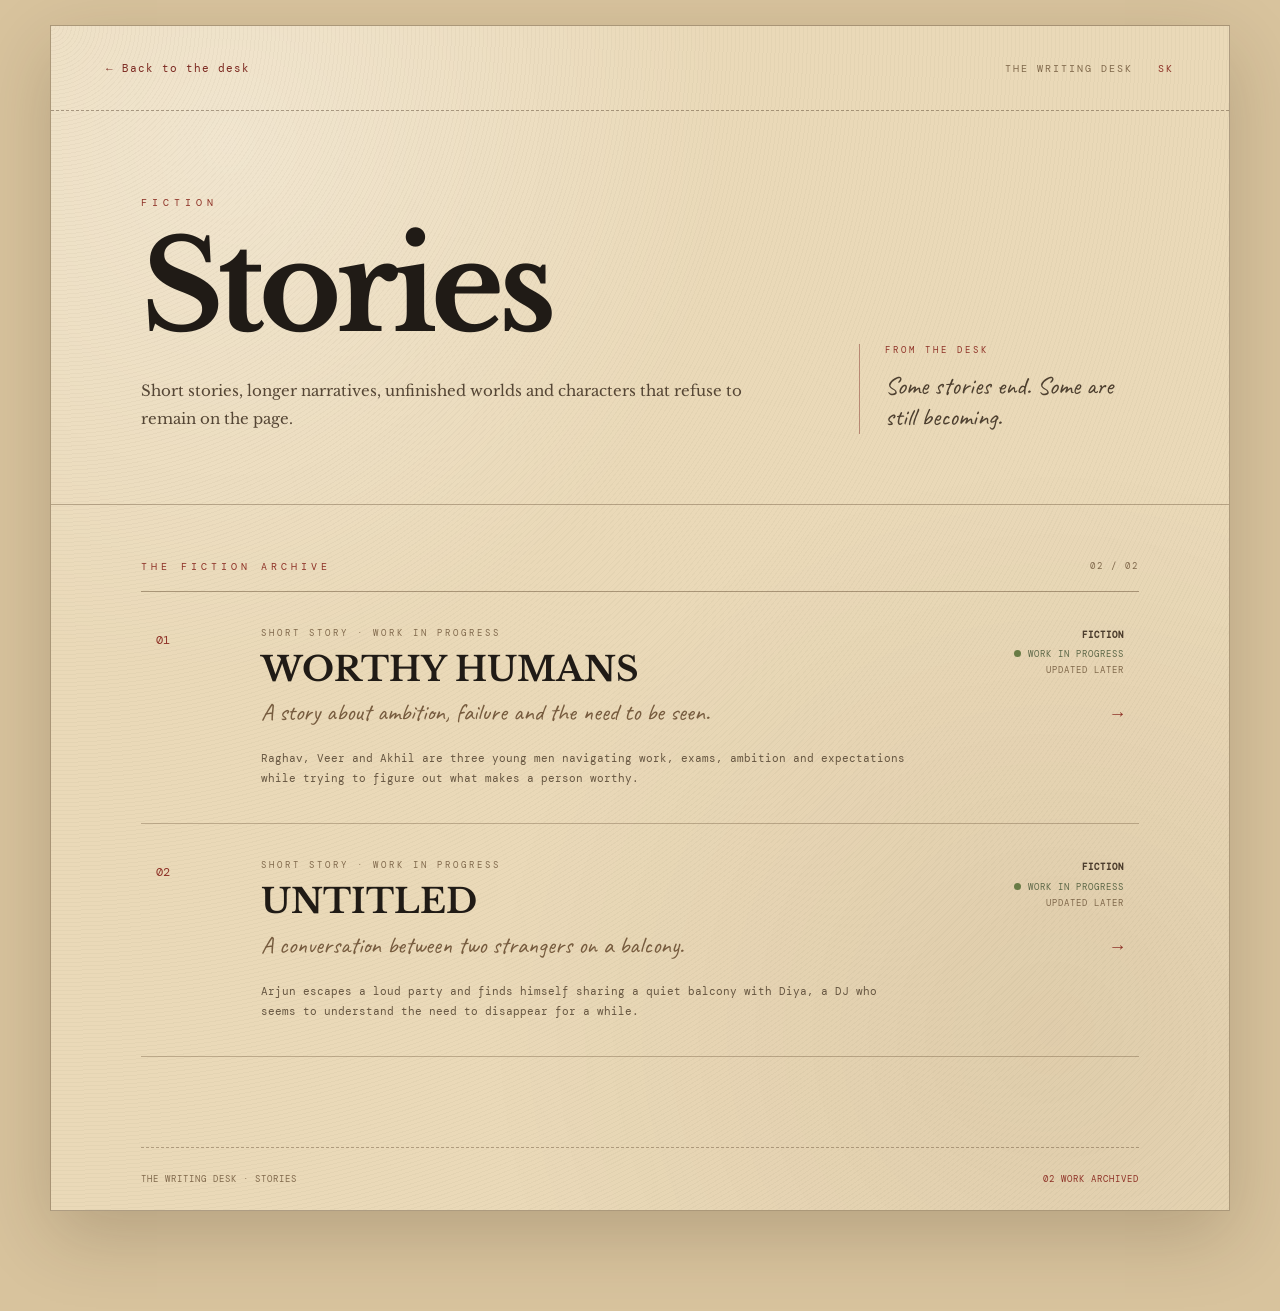
<file: stories.html>
<!DOCTYPE html>
<html lang="en">

<head>

    <meta charset="UTF-8">

    <meta name="viewport"
          content="width=device-width, initial-scale=1.0">

    <title>Stories — Surendra Kumar</title>


    <link rel="preconnect"
          href="https://fonts.googleapis.com">

    <link rel="preconnect"
          href="https://fonts.googleapis.com"
          crossorigin>

    <link href="https://fonts.googleapis.com/css2?family=Caveat:wght@500;600&family=DM+Mono:wght@400;500&family=Libre+Baskerville:wght@400;700&display=swap"
          rel="stylesheet">


    <link rel="stylesheet"
          href="style.css">


    <style>

        /* =========================================
           STORIES PAGE
        ========================================== */

        .stories-page {

            min-height: 100vh;

            padding:
                25px 25px 100px;

        }


        .stories-paper {

            max-width: 1180px;

            min-height:
                calc(100vh - 50px);

            margin: 0 auto;

            position: relative;

            background:

                radial-gradient(
                    ellipse at 15% 10%,
                    rgba(255,255,255,.32),
                    transparent 35%
                ),

                radial-gradient(
                    ellipse at 85% 85%,
                    rgba(100,60,20,.08),
                    transparent 40%
                ),

                #ead9b8;

            border:
                1px solid
                rgba(70,45,20,.38);

            box-shadow:
                0 25px 70px
                rgba(45,30,15,.20);

            overflow: hidden;

        }


        /* =========================================
           PAPER TEXTURE
        ========================================== */

        .stories-paper::before {

            content: "";

            position: absolute;

            inset: 0;

            pointer-events: none;

            opacity: .20;

            background-image:

                repeating-radial-gradient(
                    circle at 0 0,

                    rgba(60,40,20,.15) 0,

                    rgba(60,40,20,.15) 1px,

                    transparent 1px,

                    transparent 4px
                );

            mix-blend-mode: multiply;

        }


        /* =========================================
           HEADER
        ========================================== */

        .stories-header {

            position: relative;

            z-index: 2;

            min-height: 75px;

            padding:
                0 45px;

            display: flex;

            align-items: center;

            justify-content: space-between;

            border-bottom:
                1px dashed
                rgba(70,45,20,.35);

        }


        .stories-back {

            font-family:
                "DM Mono",
                monospace;

            font-size: 10px;

            letter-spacing: 1.5px;

            text-transform: uppercase;

            color: #7c2921;

            text-decoration: none;

        }


        .stories-back:hover {

            text-decoration: underline;

        }


        .stories-header-right {

            font-family:
                "DM Mono",
                monospace;

            font-size: 9px;

            letter-spacing: 2px;

            color: #80694c;

            text-transform: uppercase;

        }


        /* =========================================
           INTRO
        ========================================== */

        .stories-intro {

            position: relative;

            z-index: 2;

            padding:
                85px 90px 70px;

            display: grid;

            grid-template-columns:
                1fr 280px;

            gap: 80px;

            border-bottom:
                1px solid
                rgba(70,45,20,.32);

        }


        .stories-label {

            font-family:
                "DM Mono",
                monospace;

            font-size: 10px;

            letter-spacing: 5px;

            color: #8f3328;

            text-transform: uppercase;

            margin-bottom: 25px;

        }


        .stories-intro h1 {

            margin: 0;

            font-family:
                "Libre Baskerville",
                serif;

            font-size:
                clamp(70px, 10vw, 125px);

            line-height: .86;

            letter-spacing: -6px;

            color: #201b16;

        }


        .stories-description {

            margin-top: 35px;

            max-width: 650px;

            font-family:
                "Libre Baskerville",
                serif;

            font-size: 15px;

            line-height: 1.9;

            color: #554635;

        }


        /* =========================================
           NOTE
        ========================================== */

        .stories-note {

            align-self: end;

            padding-left: 25px;

            border-left:
                1px solid
                rgba(124,41,33,.45);

        }


        .stories-note-label {

            font-family:
                "DM Mono",
                monospace;

            font-size: 9px;

            letter-spacing: 3px;

            color: #8f3328;

            text-transform: uppercase;

            margin-bottom: 15px;

        }


        .stories-note p {

            margin: 0;

            font-family:
                "Caveat",
                cursive;

            font-size: 25px;

            line-height: 1.25;

            color: #4e4030;

        }


        /* =========================================
           FICTION ARCHIVE
        ========================================== */

        .stories-catalogue {

            position: relative;

            z-index: 2;

            padding:
                55px 90px 90px;

        }


        .stories-catalogue-header {

            display: flex;

            justify-content: space-between;

            align-items: center;

            margin-bottom: 18px;

        }


        .stories-catalogue-title {

            font-family:
                "DM Mono",
                monospace;

            font-size: 10px;

            letter-spacing: 4px;

            color: #8f3328;

            text-transform: uppercase;

        }


        .stories-count {

            font-family:
                "DM Mono",
                monospace;

            font-size: 9px;

            letter-spacing: 2px;

            color: #80694c;

        }


        .stories-rule {

            height: 1px;

            background:
                rgba(70,45,20,.4);

        }


        /* =========================================
           STORY ENTRY
        ========================================== */

        .story-entry {

            display: grid;

            grid-template-columns:
                75px 1fr 150px;

            gap: 30px;

            align-items: center;

            min-height: 220px;

            padding:
                35px 15px;

            border-bottom:
                1px solid
                rgba(70,45,20,.28);

            color: #201b16;

            text-decoration: none;

            transition:
                padding .4s ease,
                background .4s ease;

        }


        .story-entry:hover {

            padding-left: 30px;

            padding-right: 30px;

            background:
                rgba(124,41,33,.055);

        }


        .story-index {

            align-self: start;

            padding-top: 5px;

            font-family:
                "DM Mono",
                monospace;

            font-size: 12px;

            color: #8f3328;

        }


        .story-small-label {

            font-family:
                "DM Mono",
                monospace;

            font-size: 9px;

            letter-spacing: 3px;

            color: #80694c;

            text-transform: uppercase;

            margin-bottom: 12px;

        }


        .story-name {

            font-family:
                "Libre Baskerville",
                serif;

            font-size: 34px;

            line-height: 1.1;

            font-weight: 700;

        }


        .story-subtitle {

            margin-top: 9px;

            font-family:
                "Caveat",
                cursive;

            font-size: 24px;

            color: #765b3e;

        }


        .story-description {

            max-width: 650px;

            margin-top: 22px;

            font-family:
                "DM Mono",
                monospace;

            font-size: 11px;

            line-height: 1.8;

            color: #665641;

        }


        .story-status {

            align-self: start;

            text-align: right;

            font-family:
                "DM Mono",
                monospace;

            font-size: 9px;

            line-height: 1.8;

            letter-spacing: 1px;

            color: #80694c;

            text-transform: uppercase;

        }


        .story-status strong {

            display: block;

            color: #4c3d2d;

            margin-bottom: 3px;

        }

/* =========================================
   WORK IN PROGRESS STATUS
========================================= */

.wip-status {

    display: inline-flex;

    align-items: center;

    gap: 7px;

    color: #5d6848;

}


.wip-dot {

    width: 7px;

    height: 7px;

    display: inline-block;

    border-radius: 50%;

    background: #687b45;

    box-shadow:
        0 0 0 0
        rgba(104,123,69,.45);

    animation:
        wip-pulse 2s ease-in-out infinite;

}


@keyframes wip-pulse {

    0%,
    100% {

        opacity: .45;

        box-shadow:
            0 0 0 0
            rgba(104,123,69,.35);

    }

    50% {

        opacity: 1;

        box-shadow:
            0 0 0 5px
            rgba(104,123,69,0);

    }

}
        .story-arrow {

            display: inline-block;

            margin-top: 18px;

            font-size: 18px;

            color: #8f3328;

            transition:
                transform .35s ease;

        }


        .story-entry:hover .story-arrow {

            transform:
                translateX(8px);

        }


        /* =========================================
           FOOTER
        ========================================== */

        .stories-footer {

            position: relative;

            z-index: 2;

            margin:
                0 90px;

            padding:
                25px 0;

            border-top:
                1px dashed
                rgba(70,45,20,.35);

            display: flex;

            justify-content: space-between;

            font-family:
                "DM Mono",
                monospace;

            font-size: 9px;

            letter-spacing: 1px;

            color: #80694c;

            text-transform: uppercase;

        }


        .stories-footer-mark {

            color: #8f3328;

        }


        /* =========================================
           MOBILE
        ========================================== */

        @media(max-width:750px) {

            .stories-page {

                padding:
                    0 10px 50px;

            }


            .stories-paper {

                min-height: 100vh;

            }


            .stories-header {

                padding:
                    0 20px;

            }


            .stories-header-right {

                display: none;

            }


            .stories-intro {

                padding:
                    60px 25px 50px;

                display: block;

            }


            .stories-intro h1 {

                font-size: 70px;

                letter-spacing: -4px;

            }


            .stories-description {

                font-size: 14px;

            }


            .stories-note {

                margin-top: 45px;

            }


            .stories-catalogue {

                padding:
                    45px 25px 70px;

            }


            .story-entry {

                grid-template-columns:
                    45px 1fr;

                gap: 15px;

                min-height: auto;

                padding:
                    30px 5px;

            }


            .story-entry:hover {

                padding-left: 10px;

                padding-right: 10px;

            }


            .story-name {

                font-size: 27px;

            }


            .story-description {

                font-size: 10px;

            }


            .story-status {

                grid-column: 2;

                text-align: left;

            }


            .story-arrow {

                margin-left: 8px;

                margin-top: 0;

            }


            .stories-footer {

                margin:
                    0 25px;

                flex-direction: column;

                gap: 10px;

            }

        }
/* =========================================
   UNIVERSAL ARCHIVE HEADER
========================================= */

.archive-header {

    padding: 35px 55px;

    border-bottom:
        1px dashed
        rgba(60, 40, 20, .4);

    display: flex;

    justify-content: space-between;

    align-items: center;

    position: relative;

    z-index: 2;

}


.archive-back {

    color: #7c2921;

    text-decoration: none;

    font-family:
        "DM Mono",
        monospace;

    font-size: 11px;

    letter-spacing: 1px;

    transition:
        opacity .25s ease,
        transform .25s ease;

}


.archive-back:hover {

    opacity: .7;

    transform:
        translateX(-3px);

}


.archive-header-right {

    display: flex;

    align-items: center;

    gap: 25px;

    font-family:
        "DM Mono",
        monospace;

    font-size: 10px;

    letter-spacing: 2px;

    text-transform: uppercase;

    color: #80694c;

}


.archive-stamp {

    color: #8f3328;

    letter-spacing: 2px;

}
    </style>

</head>


<body>


<main class="stories-page">


    <section class="stories-paper">


       <!-- =====================================
     HEADER
====================================== -->

<header class="archive-header">

    <a
        href="index.html"
        class="archive-back"
    >
        ← Back to the desk
    </a>

    <div class="archive-header-right">

        <span>
            The Writing Desk
        </span>

        <span class="archive-stamp">
            SK
        </span>

    </div>

</header>



        <!-- =====================================
             INTRO
        ====================================== -->

        <section class="stories-intro">


            <div>

                <div class="stories-label">
                    Fiction
                </div>


                <h1>
                    Stories
                </h1>


                <p class="stories-description">

                    Short stories, longer narratives,
                    unfinished worlds and characters
                    that refuse to remain on the page.

                </p>

            </div>


            <aside class="stories-note">

                <div class="stories-note-label">
                    From the desk
                </div>


                <p>
                    Some stories end.

                    Some are still
                    becoming.
                </p>

            </aside>


        </section>



        <!-- =====================================
             ARCHIVE
        ====================================== -->

        <section class="stories-catalogue">


            <div class="stories-catalogue-header">

                <div class="stories-catalogue-title">
                    The Fiction Archive
                </div>


                <div class="stories-count">
                    02 / 02
                </div>

            </div>


            <div class="stories-rule"></div>



            <!-- =================================
                 WORTHY HUMANS
            ================================== -->

            <a
                href="story-01.html"
                class="story-entry"
            >


                <div class="story-index">
                    01
                </div>


                <div>

                    <div class="story-small-label">
                        Short Story · Work in Progress
                    </div>


                    <div class="story-name">
                        WORTHY HUMANS
                    </div>


                    <div class="story-subtitle">
                        A story about ambition, failure
                        and the need to be seen.
                    </div>


                    <div class="story-description">

                        Raghav, Veer and Akhil are three
                        young men navigating work, exams,
                        ambition and expectations while
                        trying to figure out what makes a
                        person worthy.

                    </div>

                </div>


            <div class="story-status">

    <strong>
        Fiction
    </strong>

    <span class="wip-status">
        <span class="wip-dot"></span>
        Work in progress
    </span>

    <br>

    Updated later

    <br>

    <span class="story-arrow">
        →
    </span>

</div>    

            </a>

<!-- =================================
     STORY 02
================================== -->

<a
    href="story-02.html"
    class="story-entry"
>

    <div class="story-index">
        02
    </div>


    <div>

        <div class="story-small-label">
            Short Story · Work in Progress
        </div>


        <div class="story-name">
            UNTITLED
        </div>


        <div class="story-subtitle">
            A conversation between two
            strangers on a balcony.
        </div>


        <div class="story-description">

            Arjun escapes a loud party and finds
            himself sharing a quiet balcony with
            Diya, a DJ who seems to understand
            the need to disappear for a while.

        </div>

    </div>


    <div class="story-status">

        <strong>
            Fiction
        </strong>

        <span class="wip-status">
            <span class="wip-dot"></span>
            Work in progress
        </span>

        <br>

        Updated later

        <br>

        <span class="story-arrow">
            →
        </span>

    </div>


</a>
        </section>



        <!-- =====================================
             FOOTER
        ====================================== -->

        <footer class="stories-footer">

            <span>
                The Writing Desk · Stories
            </span>


            <span class="stories-footer-mark">
                02 work archived
            </span>

        </footer>


    </section>


</main>


</body>

</html>
</file>
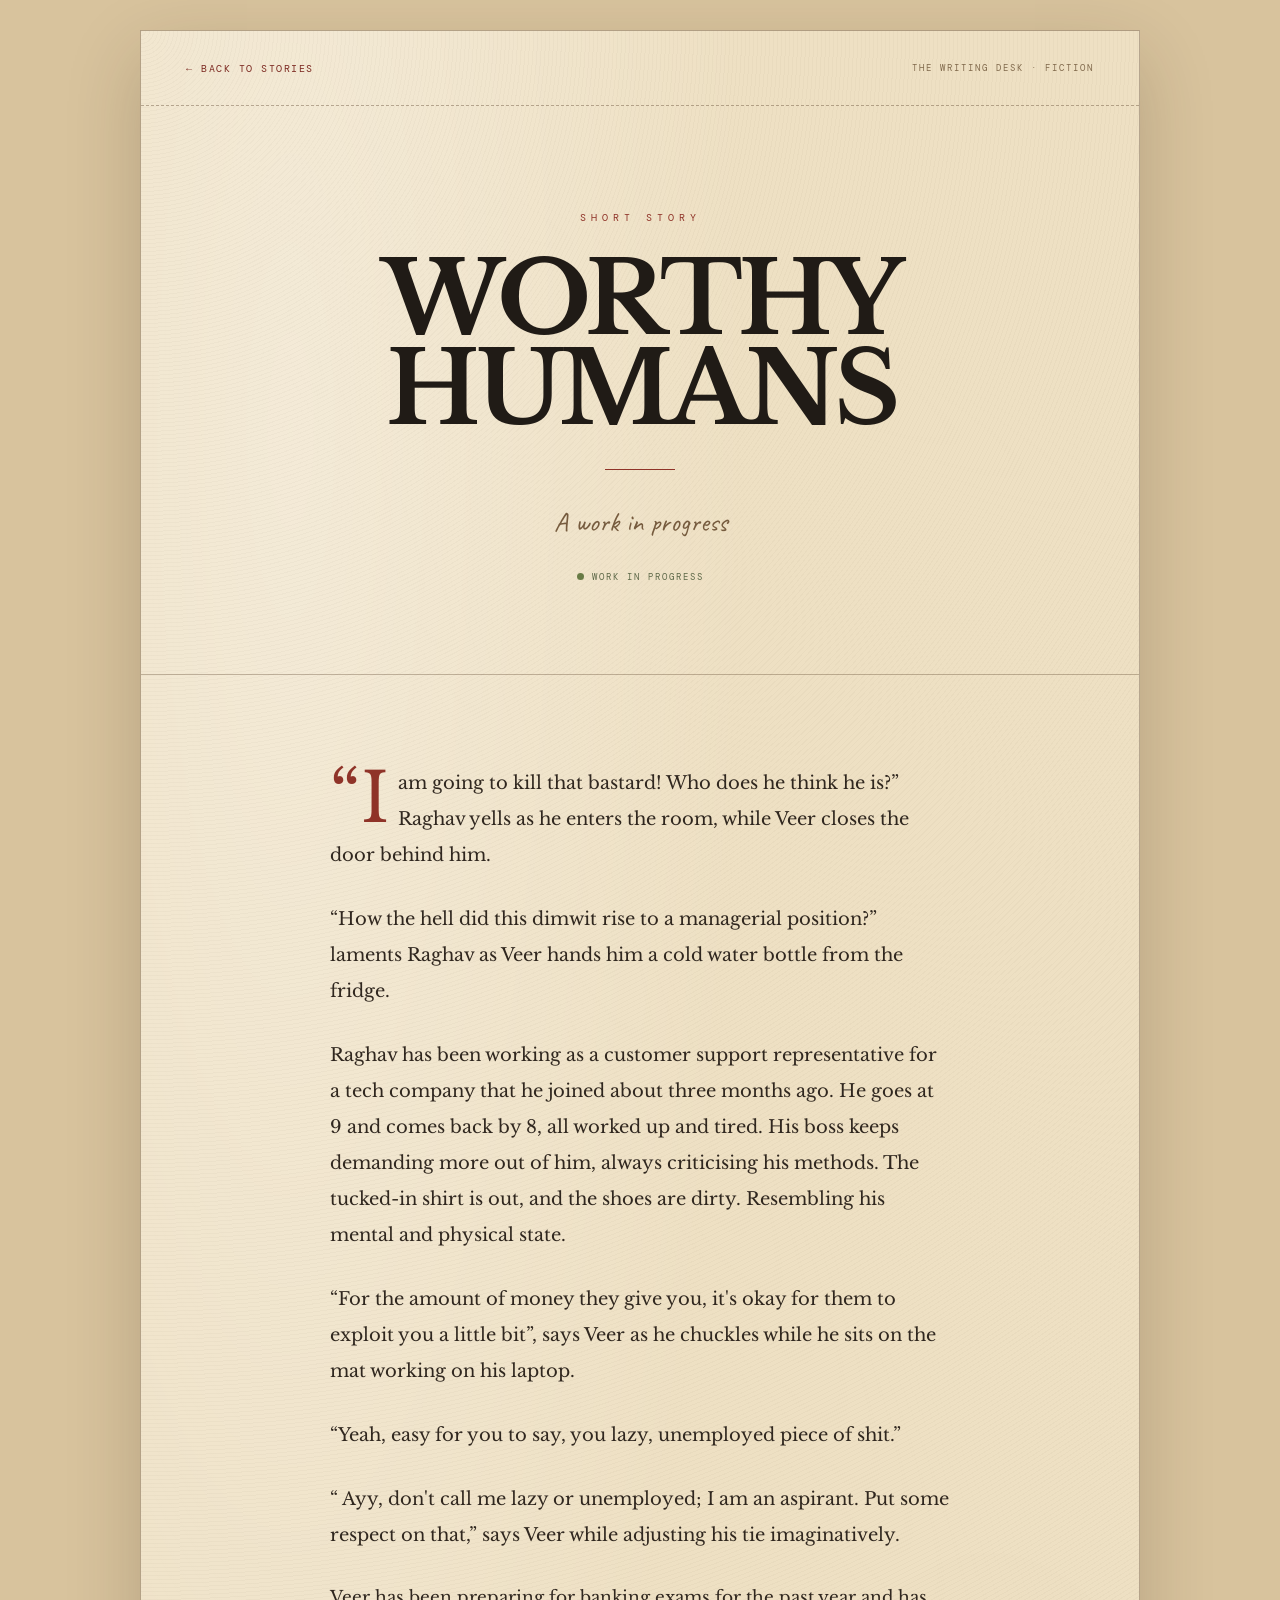
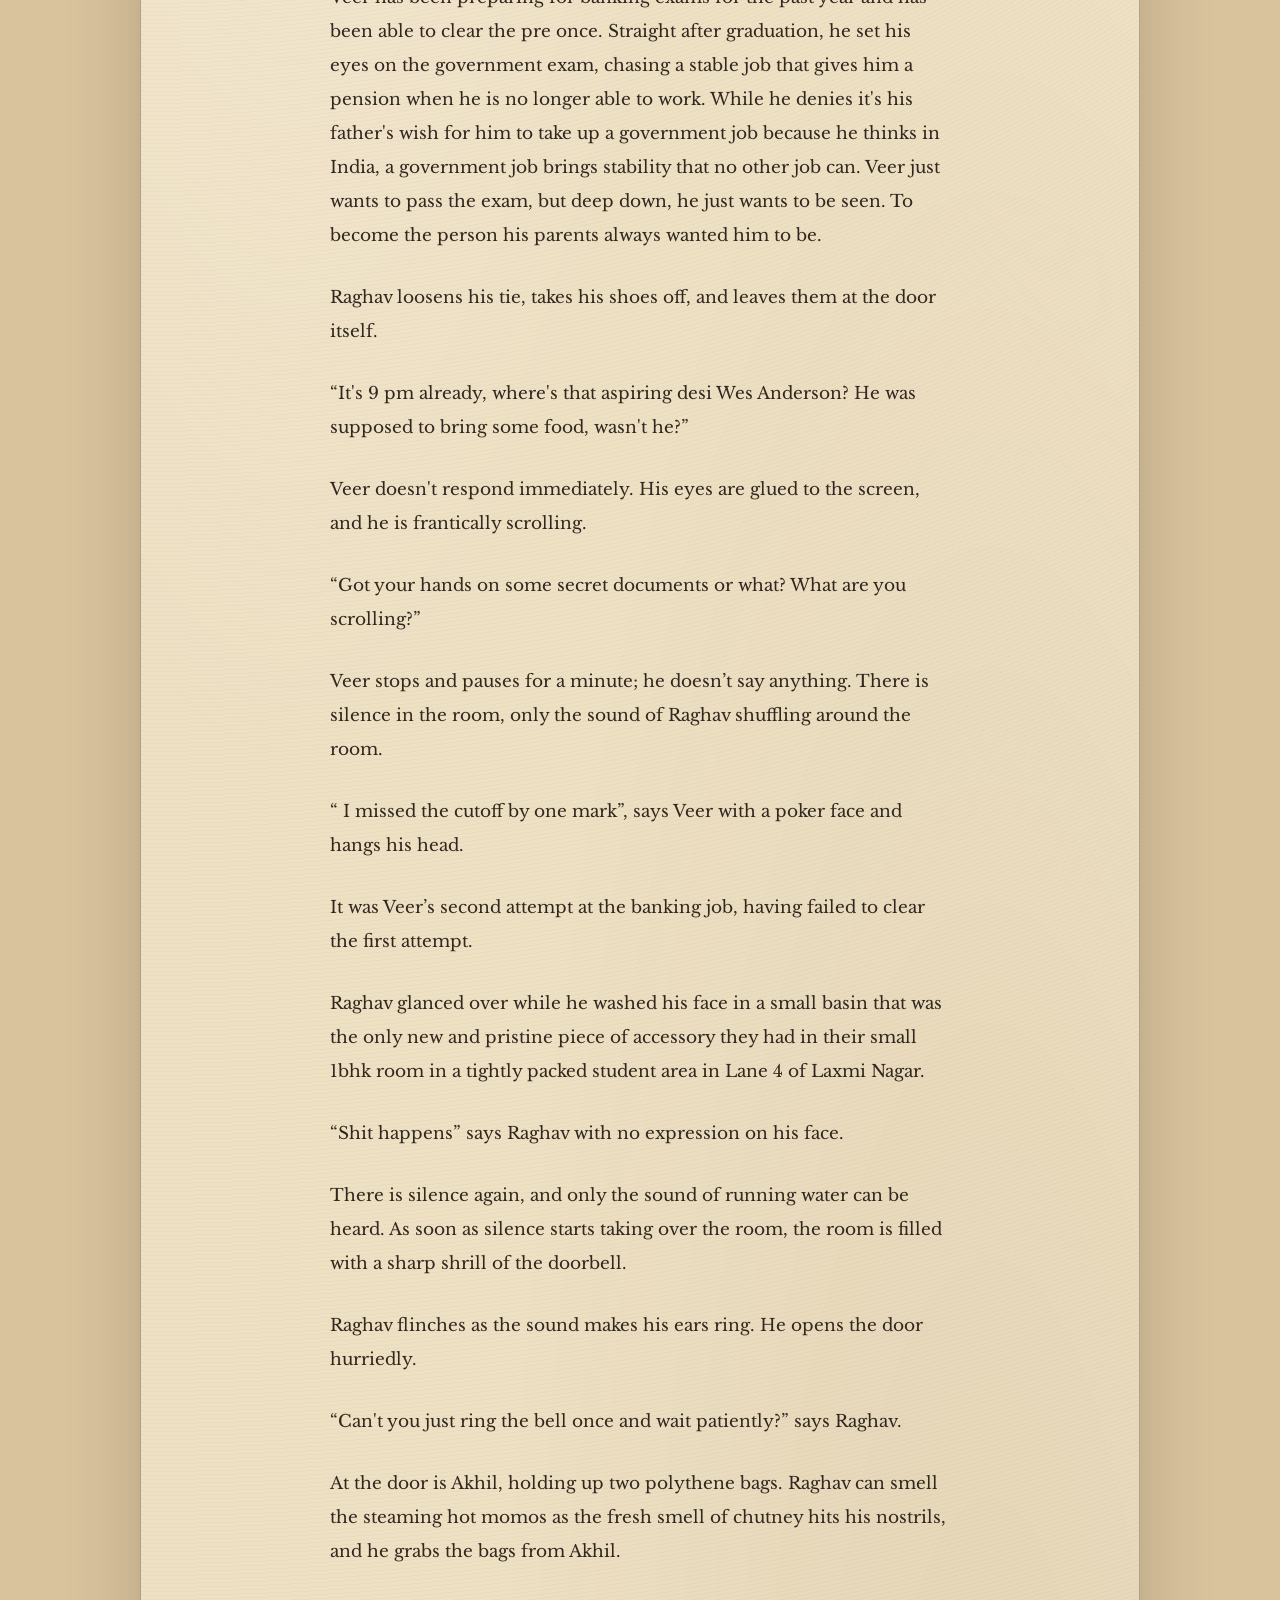
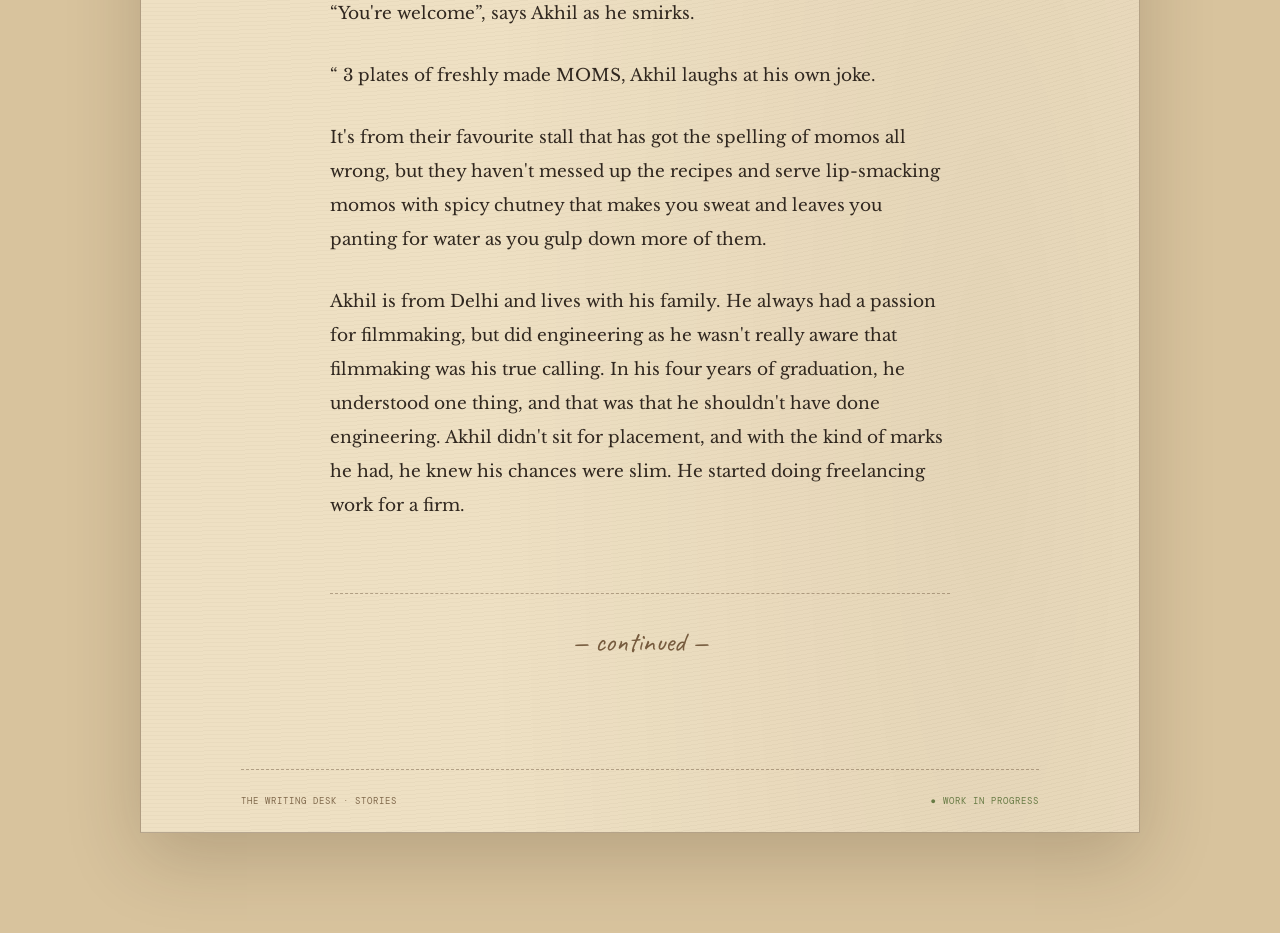
<file: story-01.html>
<!DOCTYPE html>
<html lang="en">

<head>

    <meta charset="UTF-8">

    <meta name="viewport"
          content="width=device-width, initial-scale=1.0">

    <title>Worthy Humans — Surendra Kumar</title>


    <!-- =========================================
         FONTS
    ========================================== -->

    <link rel="preconnect"
          href="https://fonts.googleapis.com">

    <link rel="preconnect"
          href="https://fonts.gstatic.com"
          crossorigin>

    <link href="https://fonts.googleapis.com/css2?family=Caveat:wght@500;600&family=DM+Mono:wght@400;500&family=Libre+Baskerville:wght@400;700&display=swap"
          rel="stylesheet">


    <link rel="stylesheet"
          href="style.css">


    <style>

        /* =========================================
           STORY PAGE
        ========================================== */

        .story-page {

            min-height: 100vh;

            padding:
                30px 25px 100px;

            position: relative;

        }


        /* =========================================
           PAPER
        ========================================== */

        .story-paper {

            max-width: 1000px;

            margin: 0 auto;

            position: relative;

            background:

                radial-gradient(
                    ellipse at 15% 10%,
                    rgba(255,255,255,.34),
                    transparent 38%
                ),

                radial-gradient(
                    ellipse at 85% 90%,
                    rgba(100,60,20,.07),
                    transparent 42%
                ),

                #eee0c3;

            border:
                1px solid
                rgba(70,45,20,.35);

            box-shadow:
                0 25px 70px
                rgba(45,30,15,.20);

            overflow: hidden;

        }


        /* =========================================
           PAPER TEXTURE
        ========================================== */

        .story-paper::before {

            content: "";

            position: absolute;

            inset: 0;

            pointer-events: none;

            opacity: .17;

            background-image:

                repeating-radial-gradient(
                    circle at 0 0,

                    rgba(60,40,20,.15) 0,

                    rgba(60,40,20,.15) 1px,

                    transparent 1px,

                    transparent 4px
                );

            mix-blend-mode: multiply;

        }


        /* =========================================
           HEADER
        ========================================== */

        .story-header {

            position: relative;

            z-index: 2;

            min-height: 75px;

            padding:
                0 45px;

            display: flex;

            align-items: center;

            justify-content: space-between;

            border-bottom:
                1px dashed
                rgba(70,45,20,.35);

        }


        .story-back {

            font-family:
                "DM Mono",
                monospace;

            font-size: 10px;

            letter-spacing: 1.5px;

            text-transform: uppercase;

            color: #7c2921;

            text-decoration: none;

        }


        .story-back:hover {

            text-decoration: underline;

        }


        .story-header-right {

            font-family:
                "DM Mono",
                monospace;

            font-size: 9px;

            letter-spacing: 2px;

            color: #80694c;

            text-transform: uppercase;

        }


        /* =========================================
           TITLE
        ========================================== */

        .story-title-section {

            position: relative;

            z-index: 2;

            padding:
                105px 100px 90px;

            text-align: center;

            border-bottom:
                1px solid
                rgba(70,45,20,.30);

        }


        .story-category {

            font-family:
                "DM Mono",
                monospace;

            font-size: 10px;

            letter-spacing: 5px;

            color: #8f3328;

            text-transform: uppercase;

            margin-bottom: 30px;

        }


        .story-title {

            margin: 0;

            font-family:
                "Libre Baskerville",
                serif;

            font-size:
                clamp(55px, 9vw, 100px);

            line-height: .9;

            letter-spacing: -5px;

            color: #201b16;

        }


        .story-ornament {

            width: 70px;

            height: 1px;

            background:
                #8f3328;

            margin:
                35px auto;

        }


        .story-subtitle {

            font-family:
                "Caveat",
                cursive;

            font-size: 27px;

            color: #765b3e;

            margin-bottom: 25px;

        }


        /* =========================================
           WIP STATUS
        ========================================== */

        .story-wip {

            display: inline-flex;

            align-items: center;

            gap: 8px;

            font-family:
                "DM Mono",
                monospace;

            font-size: 9px;

            letter-spacing: 2px;

            color: #5d6848;

            text-transform: uppercase;

        }


        .story-wip-dot {

            width: 7px;

            height: 7px;

            border-radius: 50%;

            background:
                #687b45;

            display: inline-block;

            animation:
                story-wip-pulse 2s ease-in-out infinite;

        }


        @keyframes story-wip-pulse {

            0%,
            100% {

                opacity: .45;

                box-shadow:
                    0 0 0 0
                    rgba(104,123,69,.30);

            }

            50% {

                opacity: 1;

                box-shadow:
                    0 0 0 5px
                    rgba(104,123,69,0);

            }

        }


        /* =========================================
           READING AREA
        ========================================== */

        .story-reading {

            position: relative;

            z-index: 2;

            max-width: 700px;

            margin: 0 auto;

            padding:
                90px 40px 110px;

        }


        /* =========================================
           OPENING
        ========================================== */

        .story-opening {

            font-family:
                "Libre Baskerville",
                serif;

            font-size: 18px;

            line-height: 2;

            color: #30271f;

        }


        .story-opening p {

            margin:
                0 0 28px;

        }


        .story-opening p:first-child::first-letter {

            float: left;

            font-family:
                "Libre Baskerville",
                serif;

            font-size: 68px;

            line-height: .78;

            padding-right: 9px;

            padding-top: 7px;

            color: #8f3328;

        }


        /* =========================================
           BODY TEXT
        ========================================== */

        .story-body {

            font-family:
                "Libre Baskerville",
                serif;

            font-size: 17px;

            line-height: 2;

            color: #30271f;

        }


        .story-body p {

            margin:
                0 0 28px;

        }


        /* =========================================
           DIALOGUE
        ========================================== */

        .story-body p.dialogue {

            margin-left: 25px;

        }


        /* =========================================
           ENDING / CONTINUATION
        ========================================== */

        .story-continuation {

            margin-top: 70px;

            padding-top: 30px;

            border-top:
                1px dashed
                rgba(70,45,20,.35);

            text-align: center;

            font-family:
                "Caveat",
                cursive;

            font-size: 28px;

            color: #765b3e;

        }


        /* =========================================
           STORY FOOTER
        ========================================== */

        .story-footer {

            position: relative;

            z-index: 2;

            margin:
                0 100px;

            padding:
                25px 0;

            border-top:
                1px dashed
                rgba(70,45,20,.35);

            display: flex;

            justify-content:
                space-between;

            font-family:
                "DM Mono",
                monospace;

            font-size: 9px;

            letter-spacing: 1px;

            color: #80694c;

            text-transform: uppercase;

        }


        .story-footer-status {

            color: #687b45;

        }


        /* =========================================
           MOBILE
        ========================================== */

        @media(max-width:700px) {

            .story-page {

                padding:
                    0 10px 50px;

            }


            .story-paper {

                min-height: 100vh;

            }


            .story-header {

                padding:
                    0 20px;

            }


            .story-header-right {

                display: none;

            }


            .story-title-section {

                padding:
                    75px 25px 65px;

            }


            .story-title {

                font-size: 58px;

                letter-spacing: -3px;

            }


            .story-subtitle {

                font-size: 24px;

            }


            .story-reading {

                padding:
                    60px 25px 80px;

            }


            .story-opening {

                font-size: 16px;

                line-height: 1.9;

            }


            .story-body {

                font-size: 16px;

                line-height: 1.9;

            }


            .story-body p.dialogue {

                margin-left: 12px;

            }


            .story-footer {

                margin:
                    0 25px;

                flex-direction: column;

                gap: 10px;

            }

        }

    </style>

</head>


<body>


<main class="story-page">


    <section class="story-paper">


        <!-- =====================================
             HEADER
        ====================================== -->

        <header class="story-header">


            <a
                href="stories.html"
                class="story-back"
            >
                ← Back to stories
            </a>


            <div class="story-header-right">
                The Writing Desk · Fiction
            </div>


        </header>



        <!-- =====================================
             TITLE
        ====================================== -->

        <section class="story-title-section">


            <div class="story-category">
                Short Story
            </div>


            <h1 class="story-title">
                WORTHY HUMANS
            </h1>


            <div class="story-ornament"></div>


            <div class="story-subtitle">
                A work in progress
            </div>


            <div class="story-wip">

                <span class="story-wip-dot"></span>

                Work in progress

            </div>


        </section>



        <!-- =====================================
             STORY
        ====================================== -->

        <article class="story-reading">


            <div class="story-opening">


                <p>
                    “I am going to kill that bastard!
                    Who does he think he is?” Raghav yells
                    as he enters the room, while Veer closes
                    the door behind him.
                </p>


                <p>
                    “How the hell did this dimwit rise to a
                    managerial position?” laments Raghav as
                    Veer hands him a cold water bottle from
                    the fridge.
                </p>


                <p>
                    Raghav has been working as a customer
                    support representative for a tech company
                    that he joined about three months ago.
                    He goes at 9 and comes back by 8, all
                    worked up and tired. His boss keeps
                    demanding more out of him, always
                    criticising his methods. The tucked-in
                    shirt is out, and the shoes are dirty.
                    Resembling his mental and physical state.
                </p>


                <p>
                    “For the amount of money they give you,
                    it's okay for them to exploit you a little
                    bit”, says Veer as he chuckles while he
                    sits on the mat working on his laptop.
                </p>


                <p>
                    “Yeah, easy for you to say, you lazy,
                    unemployed piece of shit.”
                </p>


                <p>
                    “ Ayy, don't call me lazy or unemployed;
                    I am an aspirant. Put some respect on
                    that,” says Veer while adjusting his tie
                    imaginatively.
                </p>


            </div>



            <div class="story-body">


                <p>
                    Veer has been preparing for banking exams
                    for the past year and has been able to clear
                    the pre once. Straight after graduation, he
                    set his eyes on the government exam,
                    chasing a stable job that gives him a
                    pension when he is no longer able to work.
                    While he denies it's his father's wish for
                    him to take up a government job because he
                    thinks in India, a government job brings
                    stability that no other job can. Veer just
                    wants to pass the exam, but deep down, he
                    just wants to be seen. To become the person
                    his parents always wanted him to be.
                </p>


                <p>
                    Raghav loosens his tie, takes his shoes off,
                    and leaves them at the door itself.
                </p>


                <p>
                    “It's 9 pm already, where's that aspiring
                    desi Wes Anderson? He was supposed to bring
                    some food, wasn't he?”
                </p>


                <p>
                    Veer doesn't respond immediately. His eyes
                    are glued to the screen, and he is frantically
                    scrolling.
                </p>


                <p>
                    “Got your hands on some secret documents or
                    what? What are you scrolling?”
                </p>


                <p>
                    Veer stops and pauses for a minute; he
                    doesn’t say anything. There is silence in
                    the room, only the sound of Raghav shuffling
                    around the room.
                </p>


                <p>
                    “ I missed the cutoff by one mark”, says
                    Veer with a poker face and hangs his head.
                </p>


                <p>
                    It was Veer’s second attempt at the banking
                    job, having failed to clear the first attempt.
                </p>


                <p>
                    Raghav glanced over while he washed his face
                    in a small basin that was the only new and
                    pristine piece of accessory they had in their
                    small 1bhk room in a tightly packed student
                    area in Lane 4 of Laxmi Nagar.
                </p>


                <p>
                    “Shit happens” says Raghav with no expression
                    on his face.
                </p>


                <p>
                    There is silence again, and only the sound of
                    running water can be heard. As soon as silence
                    starts taking over the room, the room is filled
                    with a sharp shrill of the doorbell.
                </p>


                <p>
                    Raghav flinches as the sound makes his ears
                    ring. He opens the door hurriedly.
                </p>


                <p>
                    “Can't you just ring the bell once and wait
                    patiently?” says Raghav.
                </p>


                <p>
                    At the door is Akhil, holding up two polythene
                    bags. Raghav can smell the steaming hot momos
                    as the fresh smell of chutney hits his nostrils,
                    and he grabs the bags from Akhil.
                </p>


                <p>
                    “You're welcome”, says Akhil as he smirks.
                </p>


                <p>
                    “ 3 plates of freshly made MOMS, Akhil laughs
                    at his own joke.
                </p>


                <p>
                    It's from their favourite stall that has got
                    the spelling of momos all wrong, but they
                    haven't messed up the recipes and serve
                    lip-smacking momos with spicy chutney that
                    makes you sweat and leaves you panting for
                    water as you gulp down more of them.
                </p>


                <p>
                    Akhil is from Delhi and lives with his family.
                    He always had a passion for filmmaking, but did
                    engineering as he wasn't really aware that
                    filmmaking was his true calling. In his four
                    years of graduation, he understood one thing,
                    and that was that he shouldn't have done
                    engineering. Akhil didn't sit for placement,
                    and with the kind of marks he had, he knew his
                    chances were slim. He started doing freelancing
                    work for a firm.
                </p>


            </div>



            <!-- =====================================
                 CONTINUATION
            ====================================== -->

            <div class="story-continuation">

                — continued —

            </div>


        </article>



        <!-- =====================================
             FOOTER
        ====================================== -->

        <footer class="story-footer">


            <span>
                The Writing Desk · Stories
            </span>


            <span class="story-footer-status">

                ● Work in progress

            </span>


        </footer>


    </section>


</main>


</body>

</html>
</file>
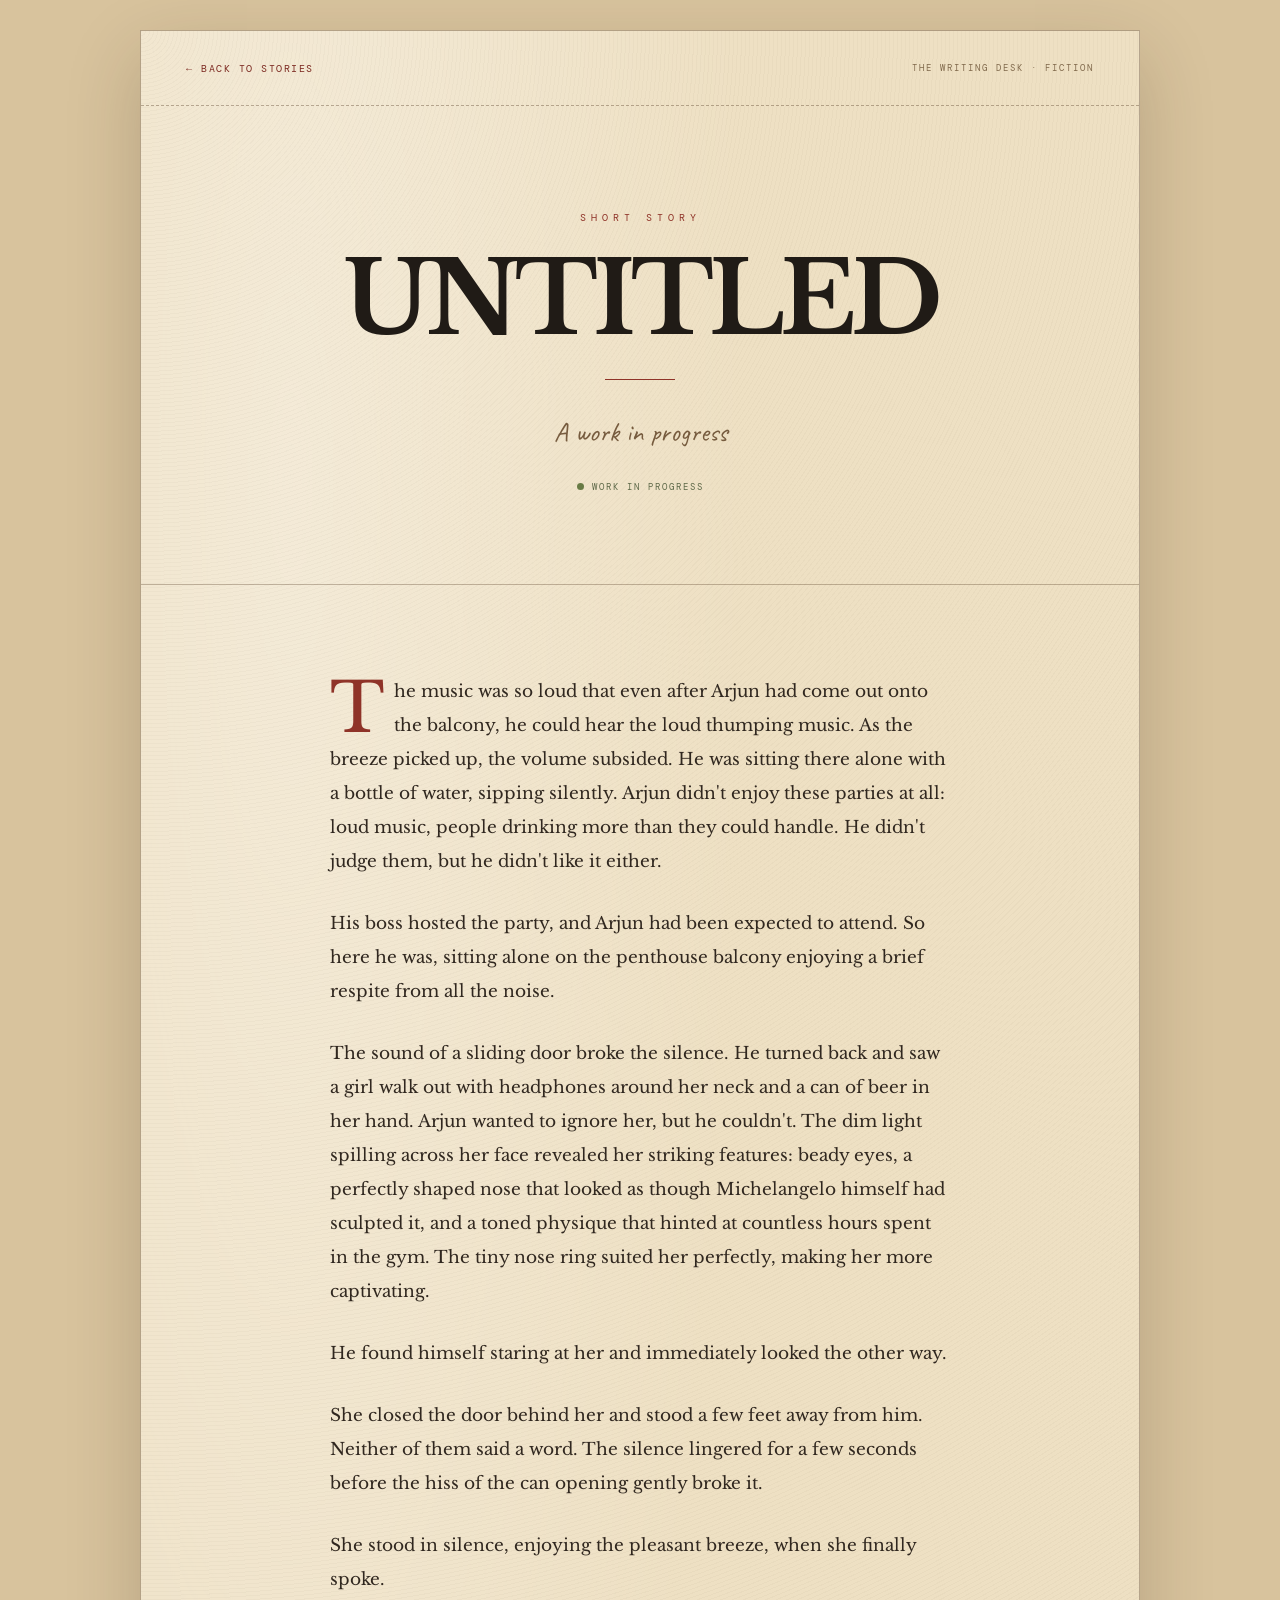
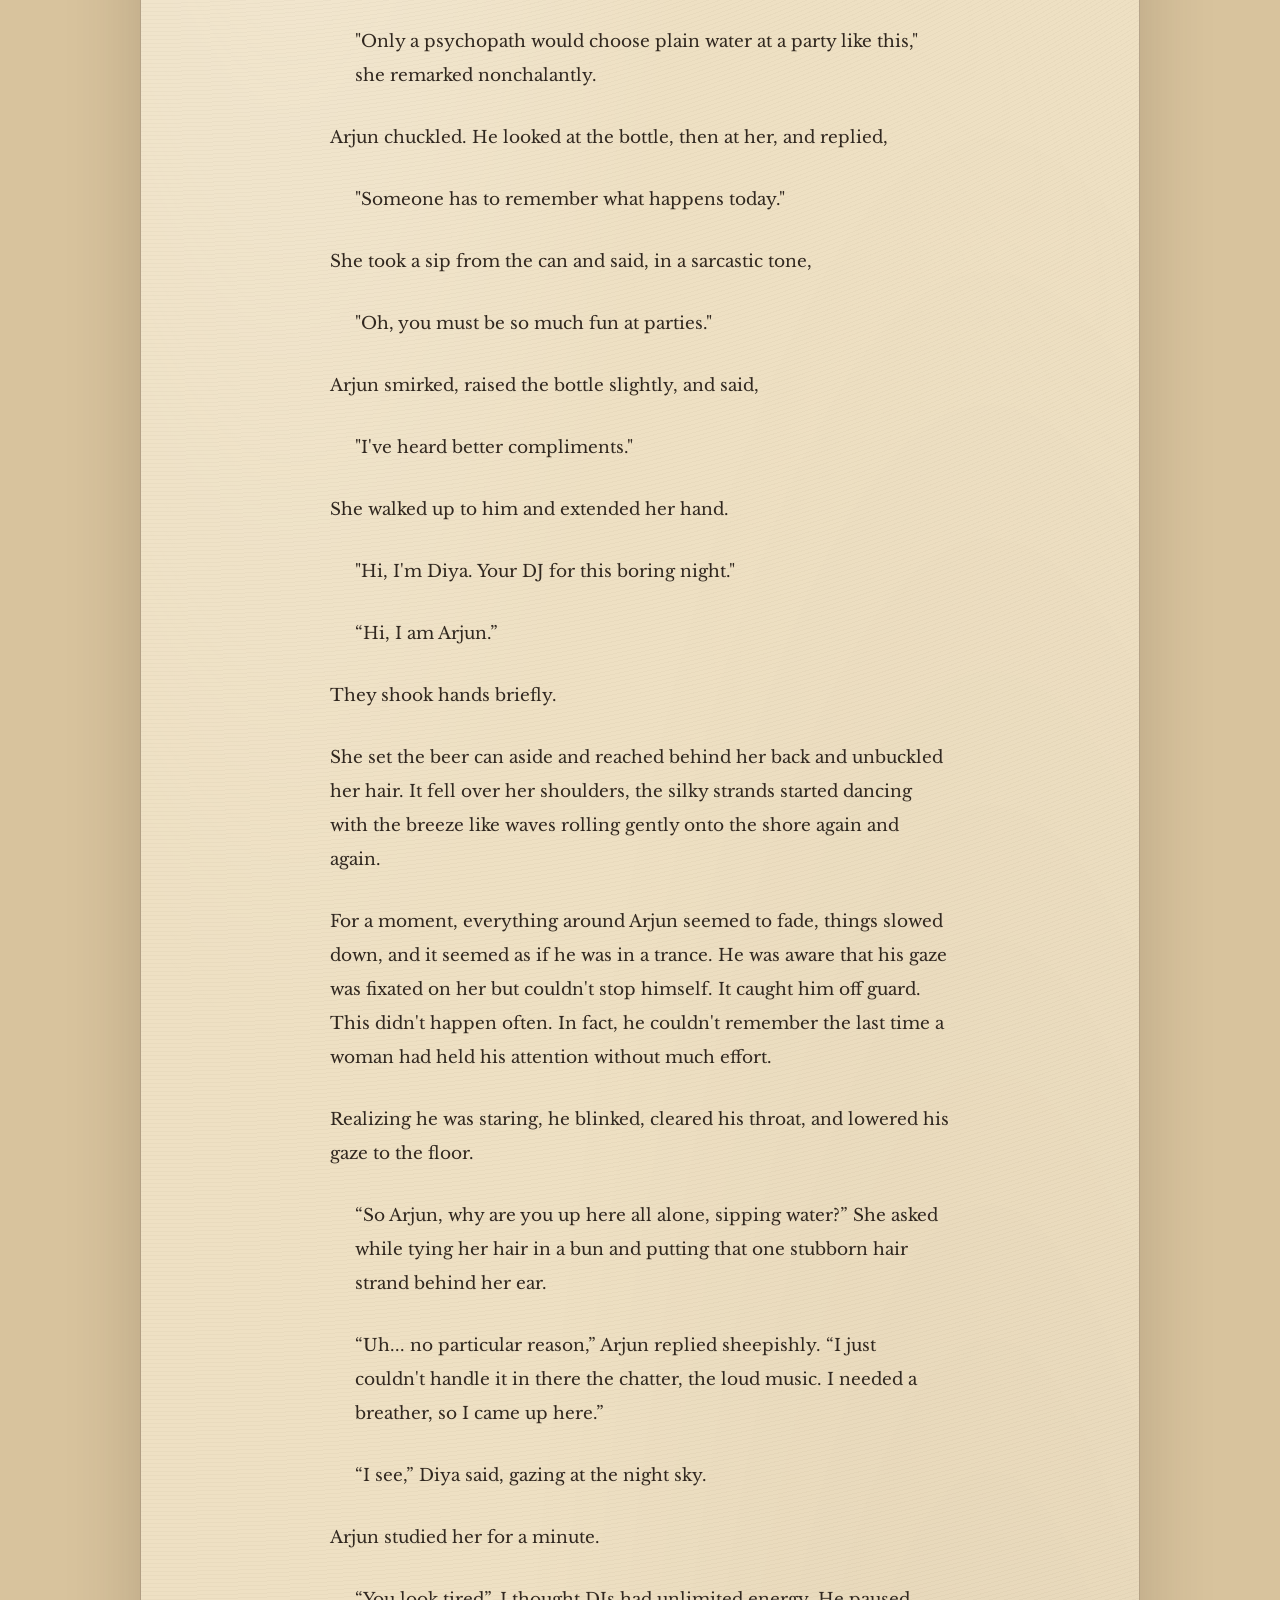
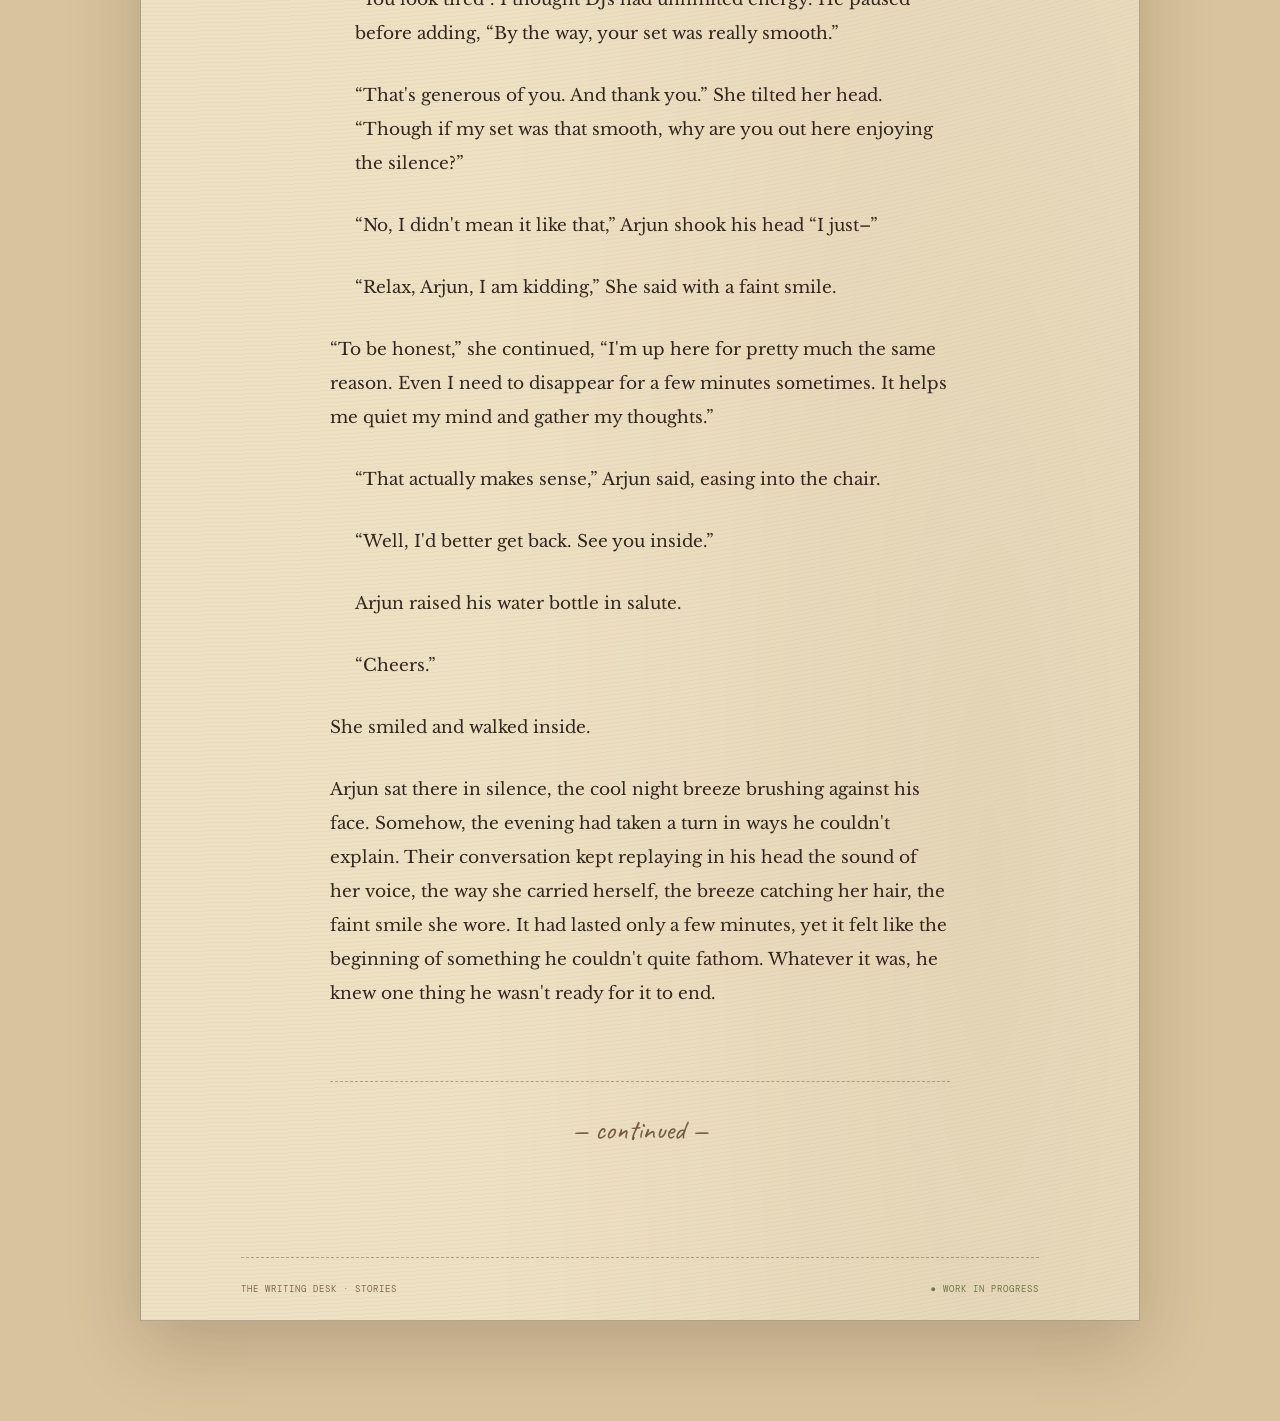
<file: story-02.html>
<!DOCTYPE html>
<html lang="en">

<head>

    <meta charset="UTF-8">

    <meta name="viewport"
          content="width=device-width, initial-scale=1.0">

    <title>Untitled — Surendra Kumar</title>


    <!-- =========================================
         FONTS
    ========================================== -->

    <link rel="preconnect"
          href="https://fonts.googleapis.com">

    <link rel="preconnect"
          href="https://fonts.googleapis.com"
          crossorigin>

    <link href="https://fonts.googleapis.com/css2?family=Caveat:wght@500;600&family=DM+Mono:wght@400;500&family=Libre+Baskerville:wght@400;700&display=swap"
          rel="stylesheet">


    <link rel="stylesheet"
          href="style.css">


    <style>

        /* =========================================
           STORY PAGE
        ========================================== */

        .story-page {

            min-height: 100vh;

            padding:
                30px 25px 100px;

            position: relative;

        }


        /* =========================================
           PAPER
        ========================================== */

        .story-paper {

            max-width: 1000px;

            margin: 0 auto;

            position: relative;

            background:

                radial-gradient(
                    ellipse at 15% 10%,
                    rgba(255,255,255,.34),
                    transparent 38%
                ),

                radial-gradient(
                    ellipse at 85% 90%,
                    rgba(100,60,20,.07),
                    transparent 42%
                ),

                #eee0c3;

            border:
                1px solid
                rgba(70,45,20,.35);

            box-shadow:
                0 25px 70px
                rgba(45,30,15,.20);

            overflow: hidden;

        }


        /* =========================================
           PAPER TEXTURE
        ========================================== */

        .story-paper::before {

            content: "";

            position: absolute;

            inset: 0;

            pointer-events: none;

            opacity: .17;

            background-image:

                repeating-radial-gradient(
                    circle at 0 0,

                    rgba(60,40,20,.15) 0,

                    rgba(60,40,20,.15) 1px,

                    transparent 1px,

                    transparent 4px
                );

            mix-blend-mode: multiply;

        }


        /* =========================================
           HEADER
        ========================================== */

        .story-header {

            position: relative;

            z-index: 2;

            min-height: 75px;

            padding:
                0 45px;

            display: flex;

            align-items: center;

            justify-content: space-between;

            border-bottom:
                1px dashed
                rgba(70,45,20,.35);

        }


        .story-back {

            font-family:
                "DM Mono",
                monospace;

            font-size: 10px;

            letter-spacing: 1.5px;

            text-transform: uppercase;

            color: #7c2921;

            text-decoration: none;

        }


        .story-back:hover {

            text-decoration: underline;

        }


        .story-header-right {

            font-family:
                "DM Mono",
                monospace;

            font-size: 9px;

            letter-spacing: 2px;

            color: #80694c;

            text-transform: uppercase;

        }


        /* =========================================
           TITLE
        ========================================== */

        .story-title-section {

            position: relative;

            z-index: 2;

            padding:
                105px 100px 90px;

            text-align: center;

            border-bottom:
                1px solid
                rgba(70,45,20,.30);

        }


        .story-category {

            font-family:
                "DM Mono",
                monospace;

            font-size: 10px;

            letter-spacing: 5px;

            color: #8f3328;

            text-transform: uppercase;

            margin-bottom: 30px;

        }


        .story-title {

            margin: 0;

            font-family:
                "Libre Baskerville",
                serif;

            font-size:
                clamp(55px, 9vw, 100px);

            line-height: .9;

            letter-spacing: -5px;

            color: #201b16;

        }


        .story-ornament {

            width: 70px;

            height: 1px;

            background:
                #8f3328;

            margin:
                35px auto;

        }


        .story-subtitle {

            font-family:
                "Caveat",
                cursive;

            font-size: 27px;

            color: #765b3e;

            margin-bottom: 25px;

        }


        /* =========================================
           WIP STATUS
        ========================================== */

        .story-wip {

            display: inline-flex;

            align-items: center;

            gap: 8px;

            font-family:
                "DM Mono",
                monospace;

            font-size: 9px;

            letter-spacing: 2px;

            color: #5d6848;

            text-transform: uppercase;

        }


        .story-wip-dot {

            width: 7px;

            height: 7px;

            border-radius: 50%;

            background:
                #687b45;

            display: inline-block;

            animation:
                story-wip-pulse 2s ease-in-out infinite;

        }


        @keyframes story-wip-pulse {

            0%,
            100% {

                opacity: .45;

                box-shadow:
                    0 0 0 0
                    rgba(104,123,69,.30);

            }

            50% {

                opacity: 1;

                box-shadow:
                    0 0 0 5px
                    rgba(104,123,69,0);

            }

        }


        /* =========================================
           READING AREA
        ========================================== */

        .story-reading {

            position: relative;

            z-index: 2;

            max-width: 700px;

            margin: 0 auto;

            padding:
                90px 40px 110px;

        }


        /* =========================================
           STORY BODY
        ========================================== */

        .story-body {

            font-family:
                "Libre Baskerville",
                serif;

            font-size: 17px;

            line-height: 2;

            color: #30271f;

        }


        .story-body p {

            margin:
                0 0 28px;

        }


        /* FIRST PARAGRAPH */

        .story-body p:first-child::first-letter {

            float: left;

            font-family:
                "Libre Baskerville",
                serif;

            font-size: 68px;

            line-height: .78;

            padding-right: 9px;

            padding-top: 7px;

            color: #8f3328;

        }


        /* DIALOGUE */

        .story-body p.dialogue {

            margin-left: 25px;

        }


        /* =========================================
           CONTINUATION
        ========================================== */

        .story-continuation {

            margin-top: 70px;

            padding-top: 30px;

            border-top:
                1px dashed
                rgba(70,45,20,.35);

            text-align: center;

            font-family:
                "Caveat",
                cursive;

            font-size: 28px;

            color: #765b3e;

        }


        /* =========================================
           FOOTER
        ========================================== */

        .story-footer {

            position: relative;

            z-index: 2;

            margin:
                0 100px;

            padding:
                25px 0;

            border-top:
                1px dashed
                rgba(70,45,20,.35);

            display: flex;

            justify-content:
                space-between;

            font-family:
                "DM Mono",
                monospace;

            font-size: 9px;

            letter-spacing: 1px;

            color: #80694c;

            text-transform: uppercase;

        }


        .story-footer-status {

            color: #687b45;

        }


        /* =========================================
           MOBILE
        ========================================== */

        @media(max-width:700px) {

            .story-page {

                padding:
                    0 10px 50px;

            }


            .story-paper {

                min-height: 100vh;

            }


            .story-header {

                padding:
                    0 20px;

            }


            .story-header-right {

                display: none;

            }


            .story-title-section {

                padding:
                    75px 25px 65px;

            }


            .story-title {

                font-size: 58px;

                letter-spacing: -3px;

            }


            .story-subtitle {

                font-size: 24px;

            }


            .story-reading {

                padding:
                    60px 25px 80px;

            }


            .story-body {

                font-size: 16px;

                line-height: 1.9;

            }


            .story-body p.dialogue {

                margin-left: 12px;

            }


            .story-footer {

                margin:
                    0 25px;

                flex-direction: column;

                gap: 10px;

            }

        }

    </style>

</head>


<body>


<main class="story-page">


    <section class="story-paper">


        <!-- =====================================
             HEADER
        ====================================== -->

        <header class="story-header">

            <a
                href="stories.html"
                class="story-back"
            >
                ← Back to stories
            </a>


            <div class="story-header-right">
                The Writing Desk · Fiction
            </div>

        </header>



        <!-- =====================================
             TITLE
        ====================================== -->

        <section class="story-title-section">


            <div class="story-category">
                Short Story
            </div>


            <h1 class="story-title">
                UNTITLED
            </h1>


            <div class="story-ornament"></div>


            <div class="story-subtitle">
                A work in progress
            </div>


            <div class="story-wip">

                <span class="story-wip-dot"></span>

                Work in progress

            </div>


        </section>



        <!-- =====================================
             STORY
        ====================================== -->

        <article class="story-reading">


            <div class="story-body">


                <p>
                    The music was so loud that even after
                    Arjun had come out onto the balcony, he
                    could hear the loud thumping music. As
                    the breeze picked up, the volume subsided.
                    He was sitting there alone with a bottle
                    of water, sipping silently. Arjun didn't
                    enjoy these parties at all: loud music,
                    people drinking more than they could
                    handle. He didn't judge them, but he
                    didn't like it either.
                </p>


                <p>
                    His boss hosted the party, and Arjun had
                    been expected to attend. So here he was,
                    sitting alone on the penthouse balcony
                    enjoying a brief respite from all the
                    noise.
                </p>


                <p>
                    The sound of a sliding door broke the
                    silence. He turned back and saw a girl
                    walk out with headphones around her neck
                    and a can of beer in her hand. Arjun
                    wanted to ignore her, but he couldn't.
                    The dim light spilling across her face
                    revealed her striking features: beady
                    eyes, a perfectly shaped nose that looked
                    as though Michelangelo himself had
                    sculpted it, and a toned physique that
                    hinted at countless hours spent in the gym.
                    The tiny nose ring suited her perfectly,
                    making her more captivating.
                </p>


                <p>
                    He found himself staring at her and
                    immediately looked the other way.
                </p>


                <p>
                    She closed the door behind her and stood
                    a few feet away from him. Neither of them
                    said a word. The silence lingered for a
                    few seconds before the hiss of the can
                    opening gently broke it.
                </p>


                <p>
                    She stood in silence, enjoying the pleasant
                    breeze, when she finally spoke.
                </p>


                <p class="dialogue">
                    "Only a psychopath would choose plain
                    water at a party like this," she remarked
                    nonchalantly.
                </p>


                <p>
                    Arjun chuckled. He looked at the bottle,
                    then at her, and replied,
                </p>


                <p class="dialogue">
                    "Someone has to remember what happens
                    today."
                </p>


                <p>
                    She took a sip from the can and said,
                    in a sarcastic tone,
                </p>


                <p class="dialogue">
                    "Oh, you must be so much fun at parties."
                </p>


                <p>
                    Arjun smirked, raised the bottle slightly,
                    and said,
                </p>


                <p class="dialogue">
                    "I've heard better compliments."
                </p>


                <p>
                    She walked up to him and extended her hand.
                </p>


                <p class="dialogue">
                    "Hi, I'm Diya. Your DJ for this boring
                    night."
                </p>


                <p class="dialogue">
                    “Hi, I am Arjun.”
                </p>


                <p>
                    They shook hands briefly.
                </p>


                <p>
                    She set the beer can aside and reached
                    behind her back and unbuckled her hair.
                    It fell over her shoulders, the silky
                    strands started dancing with the breeze
                    like waves rolling gently onto the shore
                    again and again.
                </p>


                <p>
                    For a moment, everything around Arjun
                    seemed to fade, things slowed down, and
                    it seemed as if he was in a trance. He
                    was aware that his gaze was fixated on
                    her but couldn't stop himself. It caught
                    him off guard. This didn't happen often.
                    In fact, he couldn't remember the last
                    time a woman had held his attention
                    without much effort.
                </p>


                <p>
                    Realizing he was staring, he blinked,
                    cleared his throat, and lowered his gaze
                    to the floor.
                </p>


                <p class="dialogue">
                    “So Arjun, why are you up here all alone,
                    sipping water?” She asked while tying her
                    hair in a bun and putting that one
                    stubborn hair strand behind her ear.
                </p>


                <p class="dialogue">
                    “Uh... no particular reason,” Arjun
                    replied sheepishly. “I just couldn't
                    handle it in there the chatter, the loud
                    music. I needed a breather, so I came up
                    here.”
                </p>


                <p class="dialogue">
                    “I see,” Diya said, gazing at the night
                    sky.
                </p>


                <p>
                    Arjun studied her for a minute.
                </p>


                <p class="dialogue">
                    “You look tired”. I thought DJs had
                    unlimited energy. He paused before
                    adding, “By the way, your set was really
                    smooth.”
                </p>


                <p class="dialogue">
                    “That's generous of you. And thank you.”
                    She tilted her head. “Though if my set
                    was that smooth, why are you out here
                    enjoying the silence?”
                </p>


                <p class="dialogue">
                    “No, I didn't mean it like that,” Arjun
                    shook his head “I just–”
                </p>


                <p class="dialogue">
                    “Relax, Arjun, I am kidding,” She said
                    with a faint smile.
                </p>


                <p>
                    “To be honest,” she continued, “I'm up
                    here for pretty much the same reason. Even
                    I need to disappear for a few minutes
                    sometimes. It helps me quiet my mind and
                    gather my thoughts.”
                </p>


                <p class="dialogue">
                    “That actually makes sense,” Arjun said,
                    easing into the chair.
                </p>


                <p class="dialogue">
                    “Well, I'd better get back. See you inside.”
                </p>


                <p class="dialogue">
                    Arjun raised his water bottle in salute.
                </p>


                <p class="dialogue">
                    “Cheers.”
                </p>


                <p>
                    She smiled and walked inside.
                </p>


                <p>
                    Arjun sat there in silence, the cool
                    night breeze brushing against his face.
                    Somehow, the evening had taken a turn in
                    ways he couldn't explain. Their
                    conversation kept replaying in his head
                    the sound of her voice, the way she
                    carried herself, the breeze catching her
                    hair, the faint smile she wore. It had
                    lasted only a few minutes, yet it felt
                    like the beginning of something he
                    couldn't quite fathom. Whatever it was,
                    he knew one thing he wasn't ready for it
                    to end.
                </p>


            </div>



            <!-- =====================================
                 CONTINUATION
            ====================================== -->

            <div class="story-continuation">

                — continued —

            </div>


        </article>



        <!-- =====================================
             FOOTER
        ====================================== -->

        <footer class="story-footer">

            <span>
                The Writing Desk · Stories
            </span>


            <span class="story-footer-status">

                ● Work in progress

            </span>

        </footer>


    </section>


</main>


</body>

</html>
</file>
<file: style.css>
* {
    margin: 0;
    padding: 0;
    box-sizing: border-box;
}

html {
    scroll-behavior: smooth;
}

body {
    background: #d8c39d;
    color: #201b16;
    overflow-x: hidden;
}


/* =========================================
   POSTCARD
========================================= */

.postcard {
    position: relative;
    width: min(1400px, 96%);
    margin: 20px auto;
    min-height: 100vh;

    background:
        radial-gradient(
            ellipse at 20% 20%,
            rgba(255,255,255,0.35),
            transparent 90%
        ),
        radial-gradient(
            ellipse at 80% 70%,
            rgba(112,73,38,0.10),
            transparent 85%
        ),
        #ead9b8;

    border: 1px solid rgba(60,40,20,0.45);

    box-shadow:
        0 20px 60px rgba(40,25,10,0.25);

    overflow: hidden;
}


/* =========================================
   PAPER TEXTURE
========================================= */

.postcard::before {
    content: "";
    position: absolute;
    inset: 0;
    pointer-events: none;

    opacity: 0.25;

    background-image:
        repeating-radial-gradient(
            circle at 0 0,
            rgba(60,40,20,0.15) 0,
            rgba(60,40,20,0.15) 1px,
            transparent 1px,
            transparent 4px
        );

    mix-blend-mode: multiply;

    z-index: 0;
}


/* =========================================
   NAVIGATION
========================================= */

nav {
    position: relative;
    z-index: 10;

    display: flex;
    justify-content: space-between;
    align-items: center;

    padding: 32px 55px;

    border-bottom: 1px solid rgba(60,40,20,0.25);
}

.brand {
    display: flex;
    align-items: center;
    gap: 20px;
}

.monogram {
    font-family: "Libre Baskerville", serif;
    font-size: 28px;
    font-weight: 700;
    color: #7c2921;
}

.brand-line {
    width: 1px;
    height: 30px;
    background: #6d5740;
}

.brand-text {
    font-family: "DM Mono", monospace;
    font-size: 11px;
    letter-spacing: 2px;
    text-transform: uppercase;
}

nav ul {
    display: flex;
    list-style: none;
    gap: 35px;
}

nav a {
    color: #201b16;
    text-decoration: none;

    font-family: "DM Mono", monospace;
    font-size: 11px;
    letter-spacing: 1px;
    text-transform: uppercase;

    transition: color 0.3s ease;
}

nav a:hover {
    color: #8f3328;
}


/* =========================================
   HERO
========================================= */

.hero {
    position: relative;
    z-index: 2;

    display: grid;
    grid-template-columns: 1fr 1fr;

    min-height: 550px;

    padding: 65px 60px 30px;
}

.hero-left {
    padding-top: 40px;
}

.small-heading {
    font-family: "DM Mono", monospace;
    font-size: 12px;
    letter-spacing: 3px;
    color: #8f3328;
    text-transform: uppercase;
    margin-bottom: 25px;
}

.hero h1 {
    font-family: "Libre Baskerville", serif;

    font-size: clamp(68px, 8vw, 115px);

    line-height: 0.92;
    letter-spacing: -5px;
    font-weight: 700;

    color: #17130f;
}

.hero-rule {
    width: 55px;
    height: 3px;
    background: #8f3328;
    margin: 30px 0;
}

.hero-description {
    max-width: 450px;

    font-family: "Libre Baskerville", serif;

    font-size: 15px;
    line-height: 1.8;

    color: #332a22;
}

.explore {
    display: inline-block;

    margin-top: 35px;

    color: #8f3328;

    font-family: "DM Mono", monospace;

    font-size: 12px;

    letter-spacing: 1px;

    text-decoration: none;

    transition: transform 0.3s ease;
}

.explore:hover {
    transform: translateX(8px);
}


/* =========================================
   RIGHT POSTCARD
========================================= */

.hero-right {

    position: relative;

    border-left:
        1px dashed
        rgba(60,40,20,.45);

    padding-left: 70px;

    min-height: 500px;

    background:
        linear-gradient(
            135deg,
            rgba(255,255,255,.18),
            transparent 45%,
            rgba(80,50,20,.06)
        );

    box-shadow:
        inset 12px 0 25px
        rgba(70,45,20,.035);

}

.stamp {

    position: absolute;

    right: 30px;

    top: 15px;

    width: 145px;

    height: 175px;

    box-sizing: border-box;

    border:
        4px solid
        #eee1c6;

    outline:
        1px dashed
        #80694c;

    outline-offset:
        -10px;

    background:
        #d8ccb3;

    display: flex;

    align-items: center;

    justify-content: center;

    color: #80694c;

    font-family:
        "DM Mono",
        monospace;

    font-size: 10px;

    text-align: center;

    text-transform: uppercase;

    letter-spacing: 1px;

    box-shadow:
        3px 5px 12px
        rgba(50,35,20,.12);

    transform:
        rotate(1deg);

}

.stamp::before {

    content: "";

    position: absolute;

    inset: 8px;

    border:
        1px dashed
        rgba(80,60,35,.55);

    pointer-events: none;

}

.postmark {

    position: absolute;

    top: 100px;

    right: 115px;

    width: 145px;

    height: 145px;

    border:
        2px solid
        rgba(55,55,48,.42);

    border-radius: 50%;

    display: flex;

    align-items: center;

    justify-content: center;

    font-family:
        "DM Mono",
        monospace;

    color:
        rgba(55,55,48,.58);

    transform:
        rotate(-12deg);

    opacity: .9;

}
.postmark::after {
    content: "✦";
    font-size: 25px;
}
.postmark::before {

    content: "";

    position: absolute;

    left: -25px;

    right: -25px;

    top: 50%;

    height: 28px;

    transform:
        translateY(-50%);

    border-top:
        1px solid
        rgba(55,55,48,.35);

    border-bottom:
        1px solid
        rgba(55,55,48,.35);

    opacity: .65;

}
.address {
    position: absolute;

    right: 30px;
    bottom: 50px;

    width: 330px;
}

.address-line {

    border-bottom:
        1px dashed
        rgba(50,40,30,.36);

    height: 35px;

}

.postcard-note {
    margin-top: 30px;

    font-family: "DM Mono", monospace;

    font-size: 10px;

    color: #8f3328;

    letter-spacing: 1px;
}


/* =========================================
   WRITING DESK
========================================= */

.writing-desk {
    position: relative;
    z-index: 2;

    padding: 80px 60px 90px;

    border-top: 1px solid rgba(50,40,30,0.3);
}

.section-heading {
    text-align: center;

    font-family: "DM Mono", monospace;

    font-size: 11px;

    letter-spacing: 4px;

    color: #7c2921;

    margin-bottom: 55px;
}

.section-heading::before,
.section-heading::after {
    content: "────";

    margin: 0 20px;

    color: #9b7b4d;
}


/* =========================================
   ENVELOPE GRID
========================================= */

.envelopes {

    position: relative;

    display: grid;

    grid-template-columns:
        repeat(2, minmax(0, 1fr));

    column-gap: 55px;

    row-gap: 65px;

    width: 100%;

    max-width: 950px;

    margin: 0 auto;

    padding:
        10px 20px 30px;

    box-sizing: border-box;

}


/* =========================================
   ENVELOPE
========================================= */
.envelope {
    position: relative;

    width: 100%;
    height: 230px;

    cursor: pointer;

    

    transition:
        transform 0.45s cubic-bezier(.2,.8,.2,1),
        filter 0.45s ease;
}
.envelope:hover {
    transform:
        translateY(-12px)
        rotate(-0.7deg);

    filter:
        drop-shadow(
            0 18px 15px
            rgba(50,30,10,0.22)
        );
}


/* =========================================
   ENVELOPE BODY
========================================= */
.envelope-body {
    position: absolute;

    inset: 0;

    background:
        linear-gradient(
            135deg,
            #c9aa76,
            #dfc99e
        );

    border:
        1px solid
        rgba(80,55,25,0.4);

    box-shadow:
        inset 0 0 30px
        rgba(70,45,20,0.12);

    z-index: 1;
}
/* =========================================
   LETTER INSIDE ENVELOPE
========================================= */
/* =========================================
   PAPER INSIDE ENVELOPE
========================================= */

/* =========================================
   ENVELOPE OPEN ANIMATION
========================================= */

/* =========================================
   ENVELOPE OPENING
========================================= */






/* =========================================
   ENVELOPE Front
========================================= */
/* =========================================
   ENVELOPE FLAP
========================================= */

.envelope-flap {
    position: absolute;

    top: 0;
    left: 0;

    width: 100%;
    height: 100%;

    background:
        linear-gradient(
            135deg,
            #dbc28f,
            #c09b63
        );

    clip-path:
        polygon(
            0 0,
            100% 0,
            50% 55%
        );

    

    z-index: 6;

    
}






/* =========================================
   FLAP HOVER
========================================= */




/* =========================================
   TITLE
========================================= */

.envelope-title {
    position: absolute;

    inset: 0;

    display: flex;

    align-items: center;

    justify-content: center;

    padding-top: 45px;

    font-family: "Libre Baskerville", serif;
    font-weight: 400;
    font-size: 48px;

    color: #1f1a15;

    z-index: 6;

    transition:
        transform 0.45s ease;
}




/* =========================================
   WAX SEAL
========================================= */

.wax-seal {
    position: absolute;

    left: 50%;
    bottom: 18px;

    transform:
        translateX(-50%);

    width: 45px;
    height: 45px;

    border-radius: 50%;

    background: #7c2921;

    border: 3px solid #9c493e;

    display: flex;

    align-items: center;
    justify-content: center;

    color: #d9b98a;

    font-size: 18px;

    box-shadow:
        0 4px 8px
        rgba(30,20,10,0.3);

    z-index: 8;
}


/* =========================================
   POSTMARK
========================================= */

.envelope-postmark {
    position: absolute;

    right: 20px;
    top: 18px;

    font-family:
        "DM Mono",
        monospace;

    font-size: 9px;

    color: #7c2921;

    letter-spacing: 1px;

    transform:
        rotate(-8deg);

    z-index: 9;
}


/* =========================================
   HOVER NOTE
========================================= */

.hover-note {
    text-align: center;

    margin-top: 35px;

    font-family:
        "DM Mono",
        monospace;

    font-size: 10px;

    color: #7c2921;

    letter-spacing: 2px;

    text-transform: uppercase;
}


/* =========================================
   ABOUT
========================================= */

.about {
    position: relative;
    z-index: 2;

    min-height: 400px;

    padding: 85px 90px;

    border-top:
        4px solid
        rgba(100,70,40,0.35);

    background:
        linear-gradient(
            175deg,
            transparent 0%,
            rgba(80,55,30,0.06) 50%,
            transparent 100%
        );
}

.about::before {
    content: "";

    position: absolute;

    top: -9px;
    left: 0;

    width: 100%;
    height: 15px;

    background:
        linear-gradient(
            to bottom,
            rgba(50,30,15,0.22),
            transparent
        );

    opacity: 0.7;
}

.about-label {
    font-family:
        "DM Mono",
        monospace;

    color: #7c2921;

    font-size: 12px;

    letter-spacing: 3px;

    margin-bottom: 35px;
}

.about-content {
    max-width: 850px;
}

.about-quote {
    font-family:
        "Libre Baskerville",
        serif;

    font-size:
        clamp(28px, 4vw, 50px);

    line-height: 1.5;

    font-weight: 700;

    color: #211a13;
}

.about-quote span {
    color: #8f3328;
}

.about-link {
    display: inline-block;

    margin-top: 35px;

    color: #7c2921;

    font-family:
        "DM Mono",
        monospace;

    font-size: 11px;

    text-decoration: none;

    letter-spacing: 1px;
}


/* =========================================
   FOOTER
========================================= */

footer {
    position: relative;
    z-index: 2;

    padding: 40px 60px;

    border-top:
        1px dashed
        rgba(60,40,20,0.35);

    display: flex;

    justify-content: space-between;

    font-family:
        "DM Mono",
        monospace;

    font-size: 10px;

    color: #695741;
}


/* =========================================
   MODAL
========================================= */

.letter-modal {
    position: fixed;

    inset: 0;

    background:
        rgba(30,20,10,0.75);

    display: flex;

    align-items: center;

    justify-content: center;

    padding: 30px;

    opacity: 0;

    visibility: hidden;

    transition:
        opacity 0.35s ease;

    z-index: 999;
}

.letter-modal.active {
    opacity: 1;
    visibility: visible;
}

.letter {
    position: relative;

    max-width: 700px;

    width: 100%;

    max-height: 85vh;

    overflow-y: auto;

    padding: 65px;

    background: #eee0c1;

    box-shadow:
        0 30px 80px
        rgba(0,0,0,0.4);

    transform:
        translateY(30px)
        rotate(-1deg);

    transition:
        transform 0.4s ease;
}

.letter-modal.active .letter {
    transform:
        translateY(0)
        rotate(-1deg);
}

.letter h2 {
    font-family:
        "Libre Baskerville",
        serif;

    font-size: 50px;

    margin-bottom: 20px;

    color: #7c2921;
}

.letter p {
    font-family:
        "Libre Baskerville",
        serif;

    line-height: 1.8;

    font-size: 16px;
}

.close-letter {
    position: absolute;

    top: 20px;
    right: 25px;

    border: none;

    background: none;

    font-size: 25px;

    cursor: pointer;

    color: #7c2921;
}


/* =========================================
   MOBILE
========================================= */

@media (max-width: 800px) {











    /* =====================================
       PAGE
    ====================================== */

    .postcard {
        width: 100%;
        margin: 0;
    }


    /* =====================================
       NAVIGATION
    ====================================== */

    nav {

        padding: 25px;

        flex-direction: column;

        gap: 20px;

        align-items: flex-start;

    }

    nav ul {

        gap: 18px;

        flex-wrap: wrap;

    }

    .brand-text {
        display: none;
    }


    /* =====================================
       HERO
    ====================================== */

    .hero {

        grid-template-columns: 1fr;

        padding:
            50px 30px 30px;

    }

    .hero-left {

        padding-top: 20px;

    }

    .hero h1 {

        font-family:
            "Libre Baskerville",
            serif;

        font-size:
            clamp(58px, 17vw, 82px);

        line-height:
            .95;

        letter-spacing:
            -3px;

    }


    .hero-description {

        max-width: 100%;

        font-size: 14px;

    }


    /* =====================================
       HERO POSTCARD
    ====================================== */

    .hero-right {

        border-left: none;

        border-top:
            1px dashed
            rgba(60,40,20,.45);

        margin-top: 45px;

        padding:
            40px 0;

        min-height: 380px;

    }


    /* Actual photograph */

    .hero-photo {

        right: 15px;

        top: 25px;

        width: 125px;

        height: 155px;

    }


    /* Postmark */

    .postmark {

        right: 80px;

        top: 105px;

        width: 125px;

        height: 125px;

    }


    /* Address */

    .address {

        left: 0;

        right: auto;

        bottom: 25px;

        width: 100%;

    }


    /* =====================================
       WRITING DESK
    ====================================== */

    .writing-desk {

        padding:
            60px 25px;

    }


    .envelopes {

        grid-template-columns: 1fr;

        gap: 35px;

        padding:
            10px 5px 30px;

    }


    .envelope {

        height: 230px;

    }


    /* =====================================
       ABOUT
    ====================================== */

    .about {

        padding:
            65px 25px;

    }


    .about-deck {

        width: 100%;

        max-width: 360px;

        margin: 0 auto;

    }


    .about-card {

        width: 100%;

        max-width: 360px;

        height: 480px;

    }


    /* =====================================
       CONTACT
    ====================================== */

    #contact {

        padding:
            65px 25px 30px;

    }


    .contact-inner {

        max-width: 100%;

    }


    .contact-inner h2 {

        font-size: 36px;

    }


    .contact-inner p {

        font-size: 14px;

    }


    .contact-email {

        font-size: 11px;

        word-break: break-word;

    }


    /* =====================================
       WRITING PAGES
    ====================================== */

    .letter {

        padding:
            40px 25px;

    }


    .letter h2 {

        font-size: 35px;

    }

}

/* =========================================
   ABOUT CARD DECK
========================================= */

.about-deck-section {
    display: none;
    min-height: 750px;
    padding: 100px 40px;
    position: relative;
    overflow: hidden;
}

.about-deck-section.active {
    display: block;
}


/* =========================================
   DECK HEADING
========================================= */

.about-deck-heading {
    text-align: center;
    margin-bottom: 70px;
}

.about-deck-label {
    font-family: "DM Mono", monospace;
    font-size: 10px;
    letter-spacing: 4px;
    text-transform: uppercase;
}




/* =========================================
   ABOUT CARD DECK
========================================= */

.about-deck {

    width: 360px;

    height: 480px;

    position: relative;

    margin: 0 auto;

    cursor: pointer;

}



/* =========================================
   ABOUT CARDS
========================================= */

.about-card {

    position: absolute;

    width: 360px;

    height: 480px;

    left: 0;

    top: 0;

    background: #ee0d0d;

    border: 1px solid
        rgba(7, 5, 0, 1);

    box-shadow:
        0 18px 35px
        rgba(40, 30, 20, .18);

    padding: 35px;

    box-sizing: border-box;

    transition:
        transform .65s ease,
        box-shadow .65s ease;

}
/* =========================================
   CLOSED DECK
========================================= */

.about-card:nth-child(1) {

    z-index: 3;

    transform:
        translate(0, 0)
        rotate(-2deg);

}

.about-card:nth-child(2) {

    z-index: 2;

    transform:
        translate(8px, 6px)
        rotate(1.5deg);

}

.about-card:nth-child(3) {

    z-index: 1;

    transform:
        translate(15px, 12px)
        rotate(3deg);

}

/* =========================================
   OPEN CARDS
========================================= */

.about-deck.open .about-card:nth-child(1) {

    transform:
        translate(-380px, 0)
        rotate(-4deg);

}

.about-deck.open .about-card:nth-child(2) {

    transform:
        translate(0, -30px)
        rotate(0deg);

}

.about-deck.open .about-card:nth-child(3) {

    transform:
        translate(380px, 0)
        rotate(4deg);

}
/* =========================================
   OPEN DECK — EVEN SPREAD
========================================= */

/* =========================================
   OPEN DECK — EVEN SPREAD
========================================= */


/* =========================================
   CARD 3D FLIP
========================================= */




/* =========================================
   CARD CONTENT
========================================= */

.about-card-content {

    position: relative;

    width: 100%;

    height: 100%;

    box-sizing: border-box;

    padding: 30px;

    background: #f2a40a;

    border: 1px solid
        rgba(50, 40, 25, .4);

    box-shadow:
        0 15px 30px
        rgba(40, 30, 20, .18);

    transform: none;

    backface-visibility: visible;

    -webkit-backface-visibility: visible;

    overflow-y: auto;

}
/* =========================================
   HOVER FLIP
========================================= */


/* =========================================
   PHOTO PLACEHOLDER
========================================= */

/* =========================================
   PHOTO
========================================= */

.about-photo {
    width: 190px;
    height: 230px;
    margin-bottom: 25px;
    overflow: hidden;

    border: 1px solid rgba(50, 40, 25, .4);
}

.about-photo img {
    width: 100%;
    height: 100%;

    display: block;

    object-fit: cover;
}

/* =========================================
   CARD CONTENT / FRONT
========================================= */



/* =========================================
   SPREAD STATE
========================================= */


/* =========================================
   SELECTED CARD
========================================= */



/* =========================================
   INSTRUCTION
========================================= */

/* =========================================
   OPEN DECK BUTTON
========================================= */

.about-deck-instruction {

    display: block;
width: fit-content;
    margin: 55px auto 0;

    padding: 13px 22px;

    background: #e8d4ad;

    border: 1px solid rgba(55, 42, 25, .55);

    border-radius: 3px;

    box-shadow:
        0 3px 0 rgba(55, 42, 25, .35),
        0 6px 12px rgba(40, 30, 20, .12);

    color: #750087;

    font-family:
        "DM Mono",
        monospace;

    font-size: 11px;

    letter-spacing: 2px;

    text-transform: uppercase;

    cursor: pointer;

    transition:
        transform .15s ease,
        box-shadow .15s ease,
        background .15s ease;
}


/* Hover */

.about-deck-instruction:hover {

    background: #eddcb9;

    transform:
        translateY(-2px);

    box-shadow:
        0 5px 0 rgba(55, 42, 25, .35),
        0 9px 16px rgba(40, 30, 20, .15);

}


/* Press */

.about-deck-instruction:active {

    transform:
        translateY(2px);

    box-shadow:
        0 1px 0 rgba(55, 42, 25, .35),
        0 3px 7px rgba(40, 30, 20, .12);

}


/* After deck opens */

.about-deck-instruction.deck-open {

    opacity: .65;

    cursor: default;

}




/* =================================================
   FINAL ABOUT CARD DECK
   CLEAN VERSION
================================================= */


/* =========================================
   DECK
========================================= */

.about-deck {

    width: 100%;

    max-width: 1250px;

    height: 540px;

    position: relative;

    margin: 0 auto;

}


/* =========================================
   CARDS
========================================= */

.about-card {

    position: absolute;

    width: 360px;

    height: 480px;

    left: 50%;

    top: 20px;

    margin-left: -180px;

    box-sizing: border-box;

    background: #ead9b8;

    border: 1px solid
        rgba(50, 40, 25, .4);

    box-shadow:
        0 18px 35px
        rgba(40, 30, 20, .18);

    padding: 0;

    overflow: hidden;

    transition:
        transform .7s ease,
        box-shadow .7s ease;

}


/* =========================================
   CLOSED STACK
========================================= */

.about-card:nth-child(1) {

    z-index: 3;

    transform:
        translate(0, 0)
        rotate(-2deg);

}


.about-card:nth-child(2) {

    z-index: 2;

    transform:
        translate(8px, 7px)
        rotate(1deg);

}


.about-card:nth-child(3) {

    z-index: 1;

    transform:
        translate(16px, 14px)
        rotate(3deg);

}


/* =========================================
   OPEN DECK
========================================= */

.about-deck.open .about-card:nth-child(1) {

    transform:
        translateX(-390px)
        rotate(-2deg);

}


.about-deck.open .about-card:nth-child(2) {

    transform:
        translateX(0)
        rotate(0deg);

}


.about-deck.open .about-card:nth-child(3) {

    transform:
        translateX(390px)
        rotate(2deg);

}


/* =========================================
   CARD CONTENT
========================================= */

.about-card-content {

    position: relative;

    width: 100%;

    height: 100%;

    box-sizing: border-box;

    padding: 35px;

    background: #ead9b8;

    color: #201b16;

    overflow-y: auto;

    transform: none !important;

    backface-visibility: visible !important;

    -webkit-backface-visibility: visible !important;

}


/* =========================================
   CARD NUMBER
========================================= */

.about-card-number {

    position: absolute;

    top: 22px;

    left: 25px;

    font-family:
        "DM Mono",
        monospace;

    font-size: 10px;

    letter-spacing: 2px;

}


/* =========================================
   CARD LABEL
========================================= */

.about-card-label {

    margin-top: 35px;

    margin-bottom: 20px;

    font-family:
        "DM Mono",
        monospace;

    font-size: 10px;

    letter-spacing: 3px;

    text-transform: uppercase;

    color: #7e3029;

}


/* =========================================
   CARD HEADINGS
========================================= */

.about-card h2 {

    margin: 45px 0 25px;

    font-family:
        "Libre Baskerville",
        serif;

    font-size: 32px;

    line-height: 1.2;

    color: #201b16;

}


/* =========================================
   CARD TEXT
========================================= */

.about-card p {

    margin: 0 0 20px;

    font-family:
        "Libre Baskerville",
        serif;

    font-size: 15px;

    line-height: 1.75;

    color: #302920;

}


/* =========================================
   PHOTO
========================================= */

.about-photo {

    width: 190px;

    height: 230px;

    margin:
        45px auto 25px;

    overflow: hidden;

    border:
        1px solid
        rgba(50, 40, 25, .4);

}


.about-photo img {

    width: 100%;

    height: 100%;

    display: block;

    object-fit: cover;

}


/* =========================================
   PHOTO CARD TEXT
========================================= */

.about-card-photo h2 {

    margin:
        10px 0 12px;

    text-align: center;

}


.about-card-photo p {

    text-align: center;

}


/* =========================================
   VISION EMPHASIS
========================================= */

.about-vision-line {

    margin-top: 30px !important;

    font-style: italic;

    color: #7e3029 !important;

}

/* =========================================
   ABOUT DECK BUTTON
========================================= */

.about-deck-instruction {

    display: block;

    position: relative;

    z-index: 50;

    margin: 35px auto 0;

    padding: 14px 30px;

    background: #ead9b8;

    border: 1px solid rgba(126, 48, 41, .55);

    border-radius: 3px;

    color: #7e3029;

    font-family:
        "DM Mono",
        monospace;

    font-size: 11px;

    letter-spacing: 3px;

    text-transform: uppercase;

    cursor: pointer;

    box-shadow:
        0 0 0 rgba(126, 48, 41, 0);

    transition:
        box-shadow .3s ease,
        transform .3s ease,
        background .3s ease;

}


/* =========================================
   BUTTON HOVER / GLOW
========================================= */

.about-deck-instruction:hover {

    background: #f0dfbd;

    transform:
        translateY(-2px);

    box-shadow:
        0 0 8px rgba(126, 48, 41, .35),
        0 0 20px rgba(126, 48, 41, .20),
        0 5px 18px rgba(40, 30, 20, .15);

}


/* =========================================
   BUTTON ACTIVE
========================================= */

.about-deck-instruction:active {

    transform:
        translateY(0);

    box-shadow:
        0 0 10px rgba(126, 48, 41, .25);

}

/* =========================================
   TYPOGRAPHY — GLOBAL SYSTEM
========================================= */

body {
    font-family:
        "Libre Baskerville",
        serif;
}


/* -----------------------------------------
   ARCHIVE / TECHNICAL TEXT
----------------------------------------- */

.small-heading,
.about-label,
.about-card-label,
.about-card-number,
.envelope-postmark,
.about-deck-instruction {
    font-family:
        "DM Mono",
        monospace;
}


/* -----------------------------------------
   MAJOR HEADINGS
----------------------------------------- */

h1,
h2,
h3 {
    font-family:
        "Libre Baskerville",
        serif;
}


/* -----------------------------------------
   HANDWRITTEN ACCENTS
----------------------------------------- */

.handwritten,
.handwriting,
.caveat {
    font-family:
        "Caveat",
        cursive;
}
/* =====================================
   PAPER EDGE
===================================== */

.paper {
    box-shadow:
        0 20px 60px
        rgba(40,25,10,.25),
        0 0 0 1px
        rgba(255,255,255,.18);
}
/* =========================================
   ENVELOPE PAPER VARIATION
========================================= */

.envelope:nth-child(1) {
    background: #ead9b8;
}

.envelope:nth-child(2) {
    background: #e6d3b2;
}

.envelope:nth-child(3) {
    background: #e8d5c0;
}

.envelope:nth-child(4) {
    background: #ddd4b8;
}
/* =========================================
   VINTAGE POSTAGE STAMP
========================================= */


/* =========================================
   ENVELOPE COLOUR VARIATION
========================================= */

.envelope:nth-child(1) .envelope-body,
.envelope:nth-child(1) .envelope-flap {
    background: #e8c99a;
}

.envelope:nth-child(2) .envelope-body,
.envelope:nth-child(2) .envelope-flap {
    background: #c9d7d8;
}

.envelope:nth-child(3) .envelope-body,
.envelope:nth-child(3) .envelope-flap {
    background: #dfb7a9;
}

.envelope:nth-child(4) .envelope-body,
.envelope:nth-child(4) .envelope-flap {
    background: #c9c5a1;
}
/* =========================================
   POSTAGE STAMP
========================================= */





/* =========================================
   ENVELOPE — STRONGER PHYSICAL EDGES
========================================= */

/* Main envelope edge */

.envelope-body {

    border:
        2px solid
        rgba(55, 38, 22, .48);

    box-sizing: border-box;

}


/* Outer envelope frame */

.envelope {

    border:
        2px solid
        rgba(55, 38, 22, .38);

    box-sizing: border-box;

}


/* =========================================
   ENVELOPE FLAP
========================================= */

.envelope-flap {

    border:
        2px solid
        rgba(55, 38, 22, .42);

    box-sizing: border-box;

    background:
        rgba(255, 255, 255, .08);

    z-index: 5;

}


/* Slightly stronger flap edge */

.envelope-flap::after {

    content: "";

    position: absolute;

    inset: 5px;

    border:
        1px solid
        rgba(55, 38, 22, .16);

    pointer-events: none;

}










.envelope-body {
    z-index: 1;
}

.envelope-flap {
    z-index: 5;
}

.envelope-postmark {
    z-index: 20;
}

.postal-stamp {
    z-index: 50;
}

.envelope-title {
    z-index: 10;
}

.wax-seal {
    z-index: 30;
}

/* =========================================
   FLAP COLOUR VARIATION
========================================= */

.envelope:nth-child(1) .envelope-flap {
    background: #e1bc82;
}

.envelope:nth-child(2) .envelope-flap {
    background: #b9cbcd;
}

.envelope:nth-child(3) .envelope-flap {
    background: #d5a296;
}

.envelope:nth-child(4) .envelope-flap {
    background: #c1bd91;
}





/* Inner printed border */

.envelope-postmark::before {

    content: "";

    position: absolute;

    inset: 5px;

    border:
        1px dotted
        currentColor;

    opacity: .75;

    pointer-events: none;

}


/* Small postal symbol */

.envelope-postmark::after {

    content: "✦";

    position: absolute;

    left: 50%;

    top: 50%;

    transform:
        translate(-50%, -50%);

    font-family:
        "Libre Baskerville",
        serif;

    font-size: 22px;

    opacity: .75;

    pointer-events: none;

}

/* =========================================
   INDIVIDUAL STAMP COLOURS
========================================= */

.envelope:nth-child(1) .envelope-postmark {

    background: #f0d1a0;

    color: #8b3028;

    border-color: #8b3028;

    transform: rotate(3deg);

}


.envelope:nth-child(2) .envelope-postmark {

    background: #d5e2df;

    color: #315c63;

    border-color: #315c63;

    transform: rotate(-2deg);

}


.envelope:nth-child(3) .envelope-postmark {

    background: #e7c2b5;

    color: #88473d;

    border-color: #88473d;

    transform: rotate(2deg);

}


.envelope:nth-child(4) .envelope-postmark {

    background: #d9d2ad;

    color: #655d31;

    border-color: #655d31;

    transform: rotate(-3deg);

}
.envelope-postmark {
    white-space: normal !important;
    display: flex !important;
    flex-direction: column !important;
    align-items: center !important;
    justify-content: center !important;
    text-align: center !important;
    line-height: 1.5 !important;
}

/* =========================================
   REAL POSTAGE STAMPS
   NEW SYSTEM — DO NOT MODIFY OLD STAMP CSS
========================================= */

/* =========================================
   REAL POSTAGE STAMP — PHYSICAL LOOK
========================================= */

.real-postage-stamp {

    position: absolute;

    width: 76px;
    height: 90px;

    object-fit: cover;
    object-position: center;

    top: 20px;
    right: 22px;

    box-sizing: border-box;

    z-index: 100;

    pointer-events: none;

    border:
        1px solid
        rgba(45, 30, 20, .45);

    box-shadow:
        2px 3px 6px
        rgba(35, 25, 15, .20);

    filter:
        saturate(.88)
        contrast(.96);

}


/* =========================================
   INDIVIDUAL STAMP POSITIONS
========================================= */

.stamp-poetry {

    transform:
        rotate(3deg);

}


.stamp-scripts {

    transform:
        rotate(-3deg);

    width: 72px;

    height: 88px;

}


.stamp-essays {

    transform:
        rotate(2deg);

    width: 78px;

    height: 91px;

}


.stamp-stories {

    transform:
        rotate(-2deg);

    width: 74px;

    height: 89px;

}

/* =========================================
   ENVELOPE — PHYSICAL BORDER SYSTEM
========================================= */

/* Outer envelope edge */

.envelope-body {

    border:
        2px solid
        rgba(55, 38, 22, .52);

    box-sizing: border-box;

}


/* =========================================
   FLAP
========================================= */

.envelope-flap {

    border:
        2px solid
        rgba(55, 38, 22, .50);

    box-sizing: border-box;

}


/* Subtle inner flap line */

.envelope-flap::after {

    content: "";

    position: absolute;

    inset: 5px;

    border:
        1px solid
        rgba(55, 38, 22, .14);

    pointer-events: none;

}

/* =========================================
   ENVELOPE HOVER
========================================= */

.envelope {

    transition:
        transform .35s ease,
        box-shadow .35s ease;

}


.envelope:hover {

    transform:
        translateY(-8px);

    box-shadow:
        0 22px 38px
        rgba(40, 28, 18, .24);

}
/* =========================================
   HERO PHOTOGRAPH
========================================= */

.hero-photo {

    position: absolute;

    right: 30px;

    top: 15px;

    width: 145px;

    height: 175px;

    box-sizing: border-box;

    background: #d8ccb3;

    border:
        4px solid
        #eee1c6;

    outline:
        1px dashed
        #80694c;

    outline-offset:
        -10px;

    padding: 12px;

    transform:
        rotate(1deg);

    box-shadow:
        3px 5px 12px
        rgba(50,35,20,.12);

    overflow: hidden;

}


/* Photograph */

.hero-photo img {

    width: 100%;

    height: 100%;

    object-fit: cover;

    object-position: center;

    display: block;

}


/* Inner printed frame */

.hero-photo-frame {

    position: absolute;

    inset: 8px;

    border:
        1px dashed
        rgba(80,60,35,.55);

    pointer-events: none;

}

/* =========================================
   HERO PHOTO — PRINTED PHOTOGRAPH EFFECT
========================================= */

.hero-photo img {

    filter:
        saturate(.78)
        contrast(1.04)
        sepia(.08);

}
.hero-photo::after {

    content: "";

    position: absolute;

    inset: 0;

    background:
        linear-gradient(
            135deg,
            rgba(255,255,255,.08),
            transparent 45%,
            rgba(60,40,20,.08)
        );

    pointer-events: none;

}
/* =========================================
   HERO POSTCARD — PAPER TEXTURE
========================================= */

.hero-right::before {

    content: "";

    position: absolute;

    inset: 0;

    pointer-events: none;

    opacity: .16;

    background-image:

        repeating-radial-gradient(
            circle at 0 0,
            rgba(70, 45, 20, .11) 0,
            rgba(70, 45, 20, .11) .6px,
            transparent .8px,
            transparent 4px
        ),

        radial-gradient(
            ellipse at 20% 15%,
            rgba(255,255,255,.25),
            transparent 45%
        ),

        radial-gradient(
            ellipse at 80% 85%,
            rgba(80,50,20,.06),
            transparent 50%
        );

    background-size:
        4px 4px,
        100% 100%,
        100% 100%;

    mix-blend-mode: multiply;

    z-index: 0;

}
/* =========================================
   ABOUT CARDS — MATERIAL FINISH
========================================= */

.about-card {

    border:
        2px solid
        rgba(55, 38, 22, .48);

    box-shadow:
        0 18px 35px
        rgba(40, 30, 20, .18),
        0 0 0 1px
        rgba(255, 255, 255, .18);

}


/* =========================================
   INNER CARD BORDER
========================================= */

.about-card::before {

    content: "";

    position: absolute;

    inset: 10px;

    border:
        1px solid
        rgba(55, 38, 22, .16);

    pointer-events: none;

    z-index: 10;

}


/* =========================================
   CARD COLOUR VARIATION
========================================= */

.about-card:nth-child(1) .about-card-content {

    background: #ead9b8;

}


.about-card:nth-child(2) .about-card-content {

    background: #e3ceb0;

}


.about-card:nth-child(3) .about-card-content {

    background: #e5d2bd;

}


/* =========================================
   PHOTO — PRINTED PHOTOGRAPH
========================================= */

.about-photo {

    border:
        2px solid
        rgba(55, 38, 22, .42);

    box-shadow:
        2px 4px 10px
        rgba(40, 30, 20, .16);

}


.about-photo img {

    filter:
        saturate(.82)
        contrast(1.03)
        sepia(.06);

}
/* =========================================
   ABOUT CARDS — SUBTLE CARD GRAIN
========================================= */

.about-card-content::after {

    content: "";

    position: absolute;

    inset: 0;

    pointer-events: none;

    opacity: .10;

    background-image:

        repeating-radial-gradient(
            circle at 0 0,
            rgba(65, 45, 25, .10) 0,
            rgba(65, 45, 25, .10) .5px,
            transparent .8px,
            transparent 4px
        ),

        radial-gradient(
            ellipse at 15% 20%,
            rgba(255,255,255,.20),
            transparent 45%
        ),

        radial-gradient(
            ellipse at 85% 80%,
            rgba(70,45,20,.06),
            transparent 50%
        );

    background-size:
        4px 4px,
        100% 100%,
        100% 100%;

    mix-blend-mode: multiply;

}
/* =========================================
   ABOUT CARD 1 — PORTRAIT
========================================= */

.about-card-photo .about-photo {

    width: 200px;

    height: 250px;

    margin:
        42px auto 22px;

    padding: 6px;

    box-sizing: border-box;

    background: #f3e5c8;

    border:
        1px solid
        rgba(55, 38, 22, .50);

    box-shadow:
        3px 5px 12px
        rgba(40, 30, 20, .15);

}


/* Photograph itself */

.about-card-photo .about-photo img {

    width: 100%;

    height: 100%;

    object-fit: cover;

    display: block;

    filter:
        saturate(.82)
        contrast(1.03)
        sepia(.06);

}
.about-card-photo h2 {

    font-size: 27px;

    line-height: 1.25;

    letter-spacing: -.3px;

}
.about-card-photo p {

    font-family:
        "DM Mono",
        monospace;

    font-size: 9px;

    letter-spacing: 2px;

    text-transform: uppercase;

    color: #7e3029;

}
/* =========================================
   ABOUT CARD 2 — TYPOGRAPHY
========================================= */

.about-card:nth-child(2) .about-card-content {

    padding:
        35px 38px;

}


/* Card 2 heading */

.about-card:nth-child(2) h2 {

    margin:
        42px 0 28px;

    font-size:
        31px;

}


/* Card 2 paragraphs */

.about-card:nth-child(2) p {

    font-size:
        14px;

    line-height:
        1.8;

    margin-bottom:
        22px;

}
.about-card:nth-child(2) p {

    font-size: 14px;

    line-height: 1.8;

    margin-bottom: 22px;

}


.about-card:nth-child(2) p:first-of-type::after {

    content: "";

    display: block;

    width: 38px;

    height: 1px;

    margin-top: 24px;

    background:
        rgba(126, 48, 41, .45);

}


.about-card:nth-child(2) .about-card-label {

    color: #7e3029;

    margin-bottom: 15px;

}

/* =========================================
   ABOUT CARD 3 — AIM & VISION
========================================= */

.about-card:nth-child(3) .about-card-content {

    padding:
        35px 38px;

}


.about-card:nth-child(3) h2 {

    margin:
        42px 0 30px;

    font-size:
        31px;

}


.about-card:nth-child(3) p {

    font-size:
        14px;

    line-height:
        1.85;

}


/* Closing thought */

.about-card:nth-child(3) .about-vision-line {

    margin-top:
        38px !important;

    padding-top:
        22px;

    border-top:
        1px solid
        rgba(126, 48, 41, .30);

    font-family:
        "Caveat",
        cursive;

    font-size:
        23px;

    line-height:
        1.35;

    letter-spacing:
        .2px;

    color:
        #7e3029 !important;

}

/* =========================================
   READING PROGRESS
========================================= */

.reading-progress {

    position: fixed;

    top: 0;
    left: 0;

    width: 100%;
    height: 3px;

    background:
        rgba(55, 38, 22, .10);

    z-index: 9999;

}


.reading-progress-bar {

    width: 0%;

    height: 100%;

    background:
        #8f3328;

    transform-origin: left;

}

/* =========================================
   CONTACT / FOOTER
========================================= */

#contact {

    margin-top: 100px;

    padding:
        80px 60px 35px;

    border-top:
        1px solid
        rgba(55, 38, 22, .35);

    background:
        #e4d2b2;

    text-align: center;

}


.contact-inner {

    max-width: 700px;

    margin: 0 auto;

}


.contact-label {

    font-family:
        "DM Mono",
        monospace;

    font-size: 10px;

    letter-spacing: 3px;

    color:
        #7e3029;

    margin-bottom: 18px;

}


.contact-inner h2 {

    margin: 0 0 20px;

    font-family:
        "Libre Baskerville",
        serif;

    font-size: 42px;

    color:
        #201b16;

}


.contact-inner p {

    max-width: 560px;

    margin:
        0 auto 28px;

    font-family:
        "Libre Baskerville",
        serif;

    font-size: 15px;

    line-height: 1.8;

    color:
        #302920;

}


.contact-email {

    display: inline-block;

    font-family:
        "DM Mono",
        monospace;

    font-size: 12px;

    letter-spacing: 1px;

    color:
        #7e3029;

    text-decoration: none;

    border-bottom:
        1px solid
        rgba(126, 48, 41, .45);

    padding-bottom: 5px;

    transition:
        color .25s ease,
        border-color .25s ease;

}


.contact-email:hover {

    color:
        #201b16;

    border-color:
        #201b16;

}


.contact-rule {

    width: 50px;

    height: 1px;

    margin:
        55px auto 25px;

    background:
        rgba(55, 38, 22, .35);

}

/* =========================================
   HERO POSTCARD QUOTE
========================================= */

.hero-right .hero-quote {

    position: absolute;

    right: 35px;
    left: auto;

    top: 285px;

    width: 500px;

    margin: 0;

    z-index: 5;

}


.hero-right .hero-quote-main {

    margin: 0;

    font-family:
        "Caveat",
        cursive;
    font-weight: 400;
    font-size: 32px;

    line-height: 1.7;

    font-style: italic;

    color: #030303;

}


.hero-right .hero-quote-translation {

    margin: 24px 0 0;

    font-family:
        "Gramond",
        serif;

    font-size: 16px;

    line-height: 1.7;
font-style: italic;
    color: #931111c4;

}


/* Long underline beneath the quote */

.hero-right .quote-rule {

    position: absolute;

    right: 35px;
    left: auto;

    top: 470px;

    width: 415px;

    height: 1px;

    background:
        rgba(55, 38, 22, .35);

}


/* Small closing note */

.hero-right .postcard-note {

    position: absolute;

    right: 35px;
    left: auto;

    top: 560px;

    margin: 0;

}



/* =========================================
   RIGHT HERO — GRAINY PAPER TEXTURE
========================================= */

.hero-right {

    position: relative;

    overflow: hidden;

    background:
        #dddcd5;

}


/* Grain layer */

.hero-right::before {

    content: "";

    position: absolute;

    inset: 0;

    z-index: 0;

    pointer-events: none;

    opacity: .32;

    background:
        url("data:image/svg+xml,%3Csvg viewBox='0 0 180 180' xmlns='http://www.w3.org/2000/svg'%3E%3Cfilter id='n'%3E%3CfeTurbulence type='fractalNoise' baseFrequency='.75' numOctaves='4' stitchTiles='stitch'/%3E%3C/filter%3E%3Crect width='100%25' height='100%25' filter='url(%23n)' opacity='.55'/%3E%3C/svg%3E");

    mix-blend-mode: multiply;

}


/* Very subtle paper variation */

.hero-right::after {

    content: "";

    position: absolute;

    inset: 0;

    z-index: 0;

    pointer-events: none;

    background:
        radial-gradient(
            ellipse at 30% 20%,
            rgba(255,255,255,.18),
            transparent 55%
        ),

        radial-gradient(
            ellipse at 75% 75%,
            rgba(80,75,65,.08),
            transparent 60%
        );

}
/*HORSE PHOTO*/

.hero-right .horse-photo {

    position: absolute;

    left: 0;

    top: 25px;

    width: 300px;

    height: 180px;

    overflow: hidden;

    z-index: 2;

}

.hero-right .horse-photo img {

    width: 100%;

    height: 100%;

    object-fit: contain;

    display: block;

    filter:
        grayscale(100%)
        contrast(.9);

}




/* =========================================
   MOBILE — SWIPEABLE ABOUT DECK
========================================= */

@media (max-width: 800px) {

    /* About section */

    .about-deck-section {

        padding:
            65px 0 90px;

        overflow: hidden;

    }


    /* The deck becomes a horizontal swipe area */

    .about-deck {

        width: 100%;

        max-width: none;

        height: 500px;

        margin: 0;

        display: flex;

        position: relative;

        overflow-x: auto;

        overflow-y: hidden;

        scroll-snap-type: x mandatory;

        scroll-behavior: smooth;

        -webkit-overflow-scrolling: touch;

        cursor: grab;

        scrollbar-width: none;

    }


    /* Hide scrollbar */

    .about-deck::-webkit-scrollbar {

        display: none;

    }


    /* Individual cards */

    .about-card {

        position: relative;

        flex:
            0 0 calc(100vw - 50px);

        width:
            calc(100vw - 50px);

        max-width: none;

        height: 480px;

        left: auto;

        top: auto;

        margin:
            10px 0 10px 25px;

        box-sizing: border-box;

        scroll-snap-align: center;

        transform: none !important;

    }


    /* Space after the final card */

    .about-card:last-child {

        margin-right: 25px;

    }


    /* Remove desktop open-deck transforms */

    .about-deck.open .about-card:nth-child(1),
    .about-deck.open .about-card:nth-child(2),
    .about-deck.open .about-card:nth-child(3) {

        transform: none !important;

    }


    /* Make swiping feel physical */

    .about-deck:active {

        cursor: grabbing;

    }


    /* Card content */

    .about-card-content {

        width: 100%;

        height: 100%;

        box-sizing: border-box;

        overflow-y: auto;

    }

}

/* =========================================
   MOBILE — SWIPE BUTTON
========================================= */

@media (max-width: 800px) {

    .about-deck-instruction {

        position: relative;

        width: 220px !important;

        height: 45px;

        box-sizing: border-box;

        padding: 0 !important;

        font-size: 0 !important;

        text-indent: 0 !important;

    }


    .about-deck-instruction::after {

        content: "SWIPE THE DECK";

        position: absolute;

        inset: 0;

        display: flex;

        align-items: center;

        justify-content: center;

        white-space: nowrap;

        font-family:
            "DM Mono",
            monospace;

        font-size: 11px;

        letter-spacing: 3px;

        line-height: 1;

        text-indent: 0;

    }

}




/* =========================================
   MOBILE — HERO POSTCARD FINAL
========================================= */

@media (max-width: 800px) {

    .hero-right {

        min-height: 480px;

        padding:
            40px 0;

        overflow: hidden;

        border-top:
            1px dashed
            rgba(60,40,20,.45);

        border-left: none;

        box-sizing: border-box;

    }


    /* HORSE — MOVE LEFT */

    .hero-right .horse-photo {

        left: -25px;

        top: 20px;

        width: 260px;

        height: 155px;

    }


    /* YOUR PHOTO / STAMP */

    .hero-right .hero-photo {

        right: 10px;

        top: 15px;

        width: 120px;

        height: 150px;

    }


    /* POSTMARK — KEEP IT AWAY FROM QUOTE */

    .hero-right .postmark {

        right: 65px;

        top: 100px;

        width: 115px;

        height: 115px;

    }


    /* QUOTE */

    .hero-right .hero-quote {

        position: absolute;

        top: 225px;

        left: 20px;

        right: 20px;

        width: auto;

        margin: 0;

        z-index: 5;

    }


    .hero-right .hero-quote-main {

        font-size: 23px;

        line-height: 1.45;

        font-weight: 600;

    }


    .hero-right .hero-quote-translation {

        margin-top: 18px;

        font-size: 13px;

        line-height: 1.6;

    }


    /* KEEP THE HERO BOTTOM EDGE STRAIGHT */

    .hero-right {

        border-bottom:
            1px solid
            rgba(55,38,22,.25);

    }

}


/* =========================================
   MOBILE — WRITING DESK HEADING
========================================= */

@media (max-width: 800px) {

    .section-heading {

        display: flex;

        align-items: center;

        justify-content: center;

        width: 100%;

        box-sizing: border-box;

        margin-bottom: 55px;

    }


    .section-heading::before,
    .section-heading::after {

        content: "";

        display: block;

        width: 45px;

        height: 1px;

        flex-shrink: 0;

        margin: 0 18px;

        background:
            #9b7b4d;

    }

}


@media (max-width: 800px) {

    .archive-header-right span:first-child {
        display: none !important;
    }

}



/* =========================================
   MOBILE — NAVIGATION
========================================= */

@media (max-width: 800px) {

    nav {

        display: flex !important;

        flex-direction: row !important;

        align-items: center !important;

        justify-content: flex-start !important;

        gap: 20px !important;

        padding: 25px !important;

    }


    nav .brand {

        display: flex;

        align-items: center;

        flex-shrink: 0;

    }


    nav ul {

        display: flex !important;

        flex-direction: row !important;

        align-items: center;

        gap: 18px !important;

        margin: 0 !important;

        padding: 0 !important;

    }


    .brand-text {

        display: none !important;

    }

}
</file>
